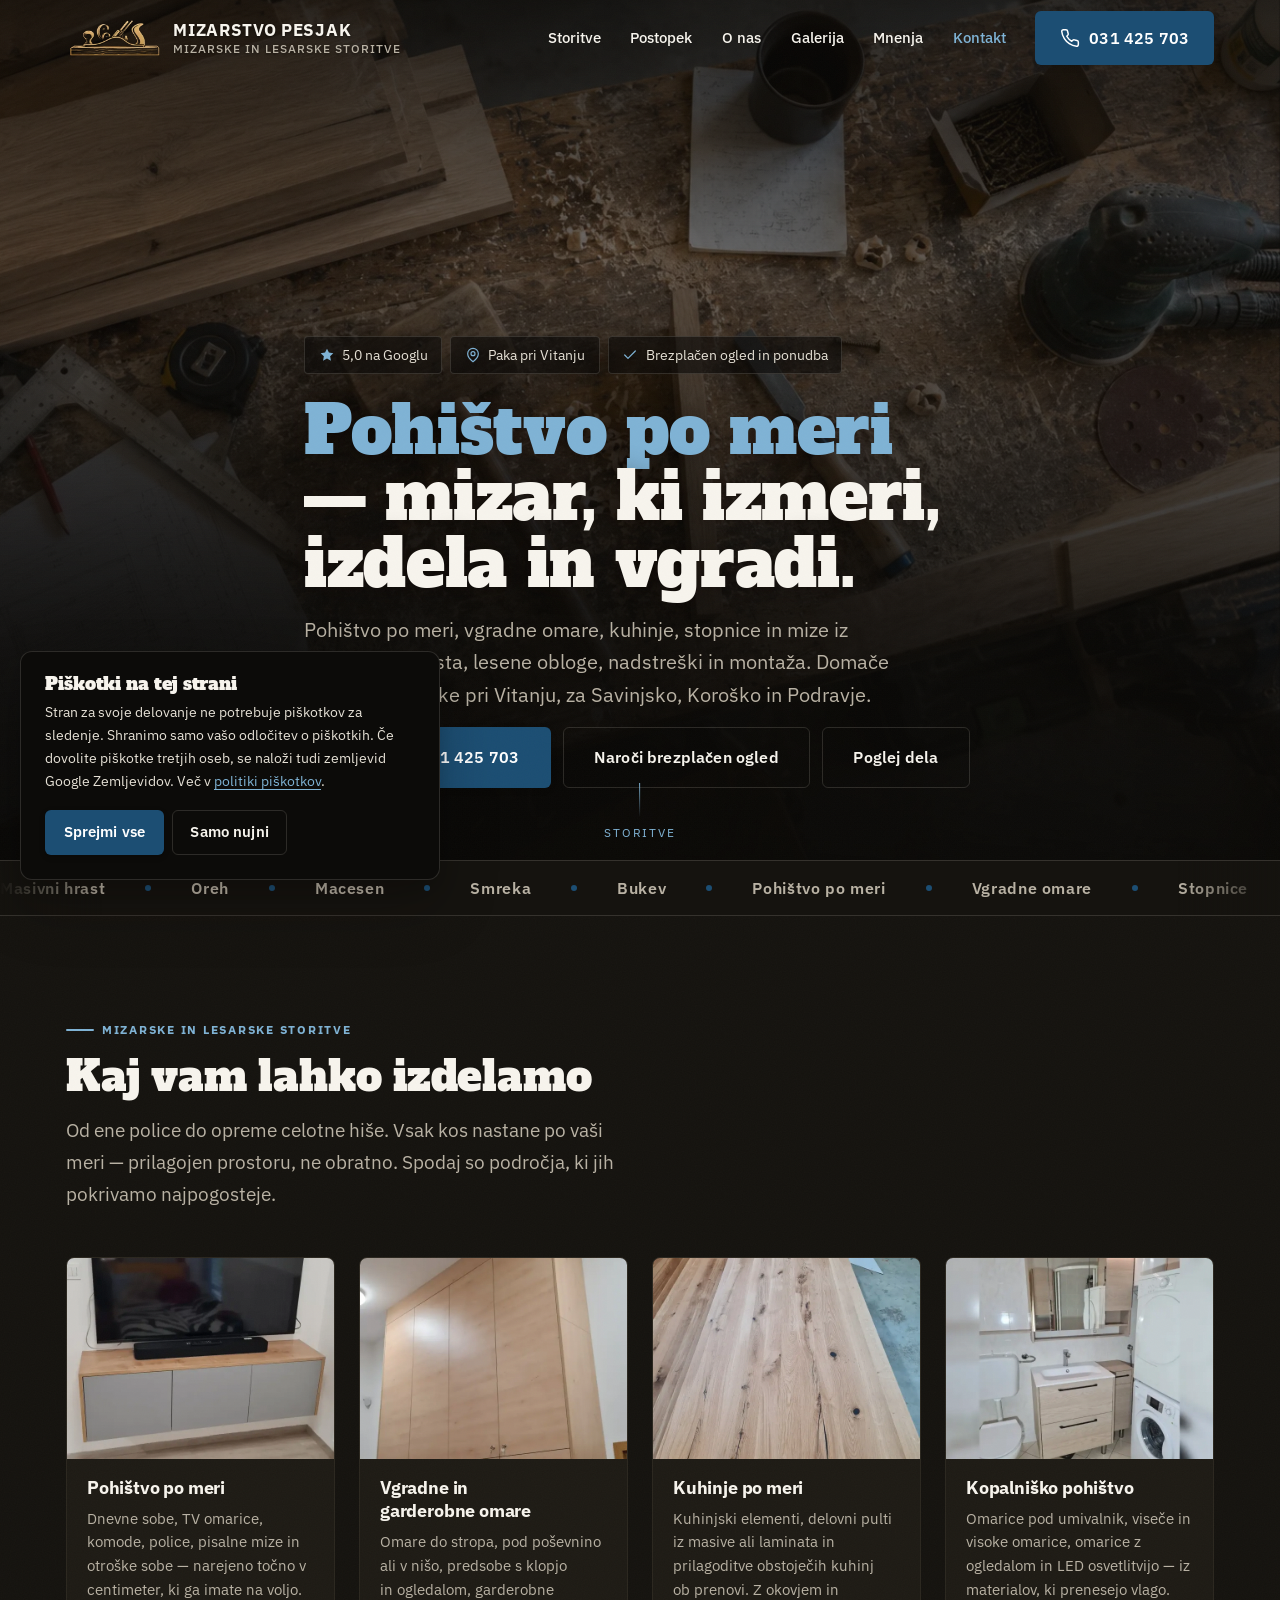
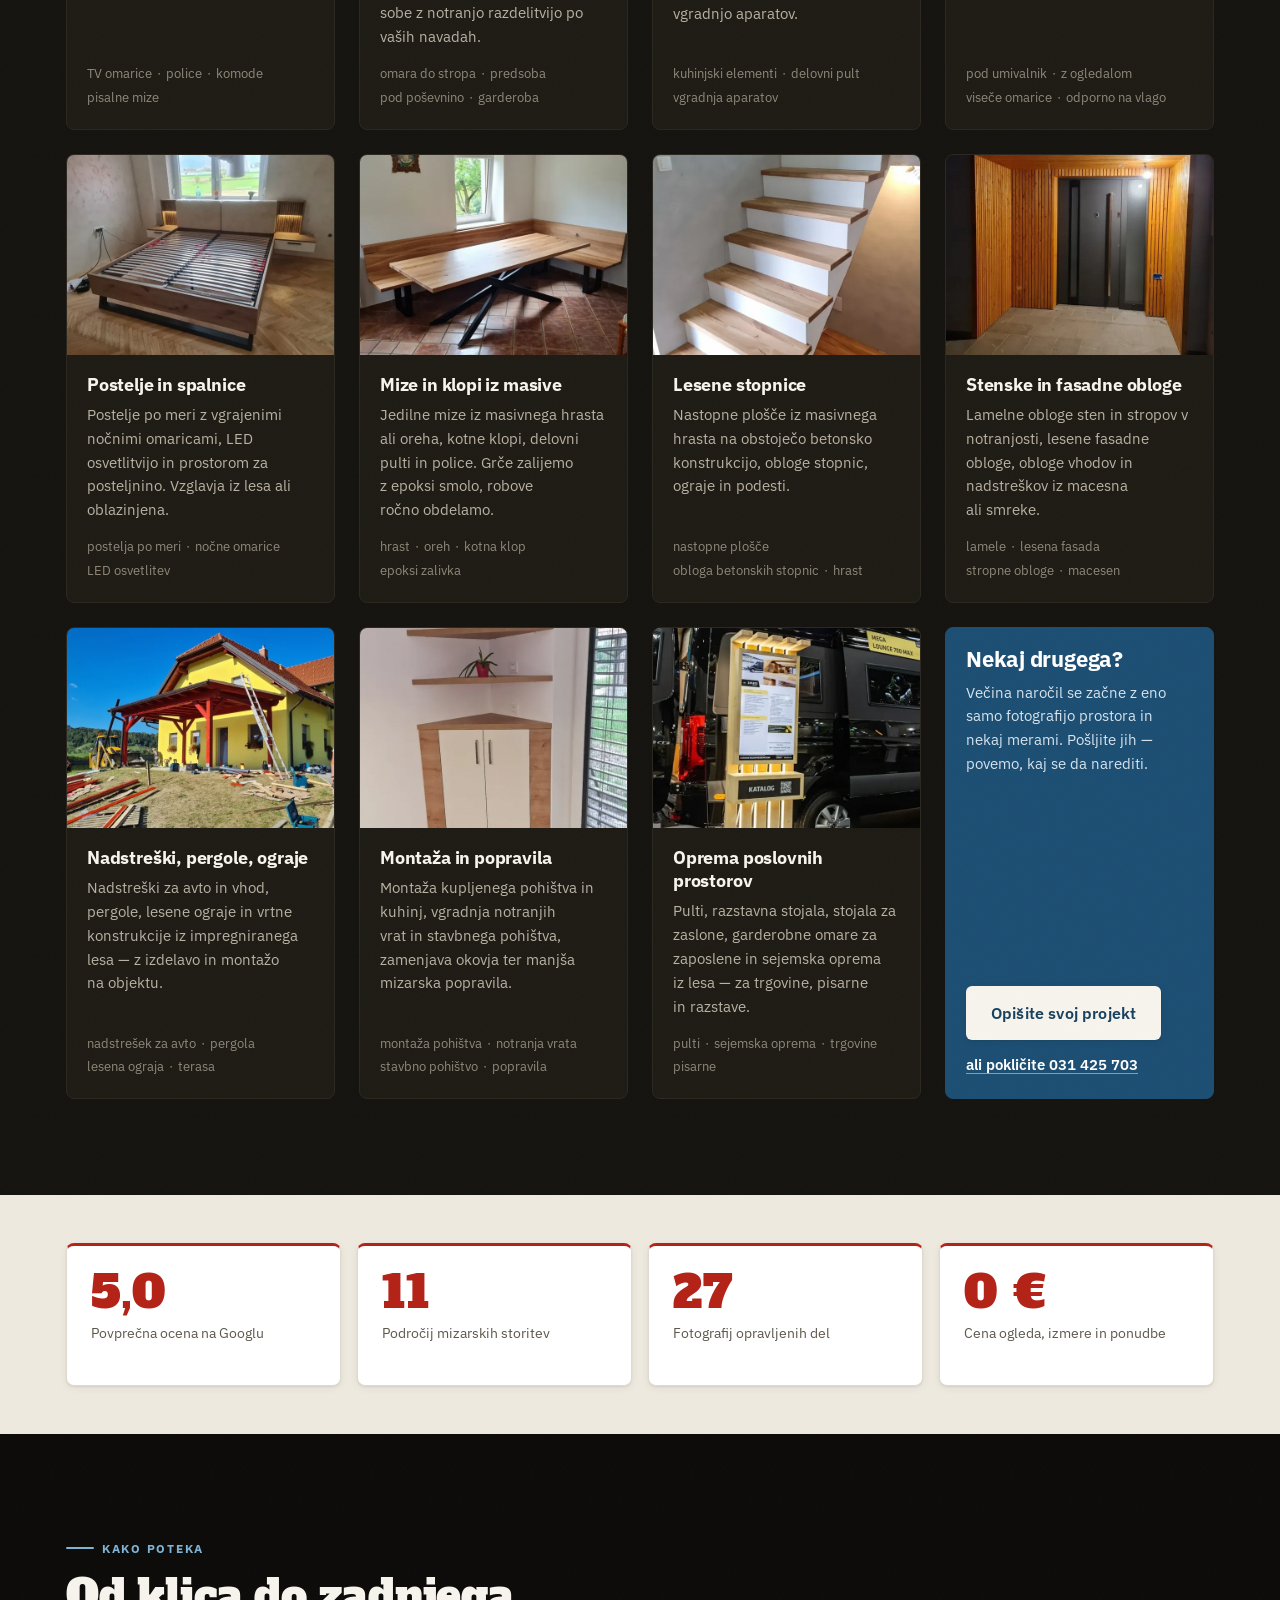
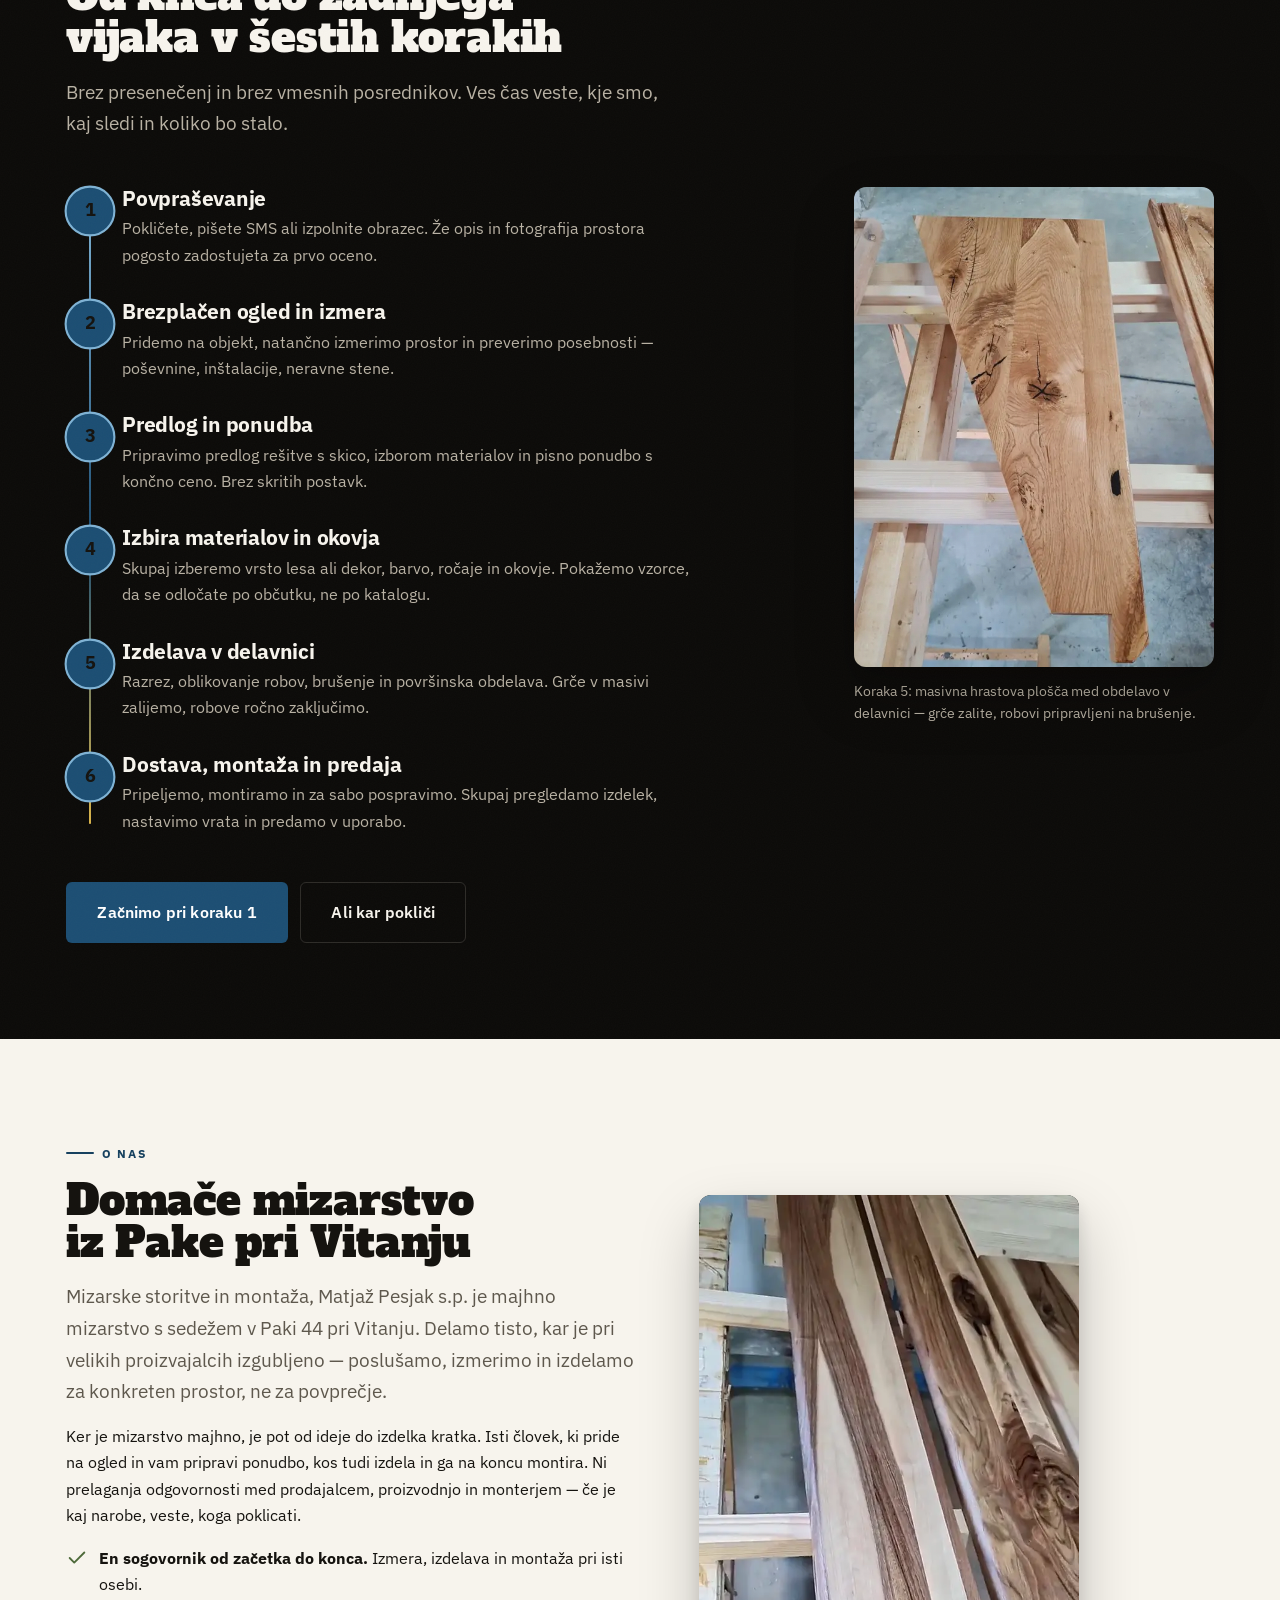
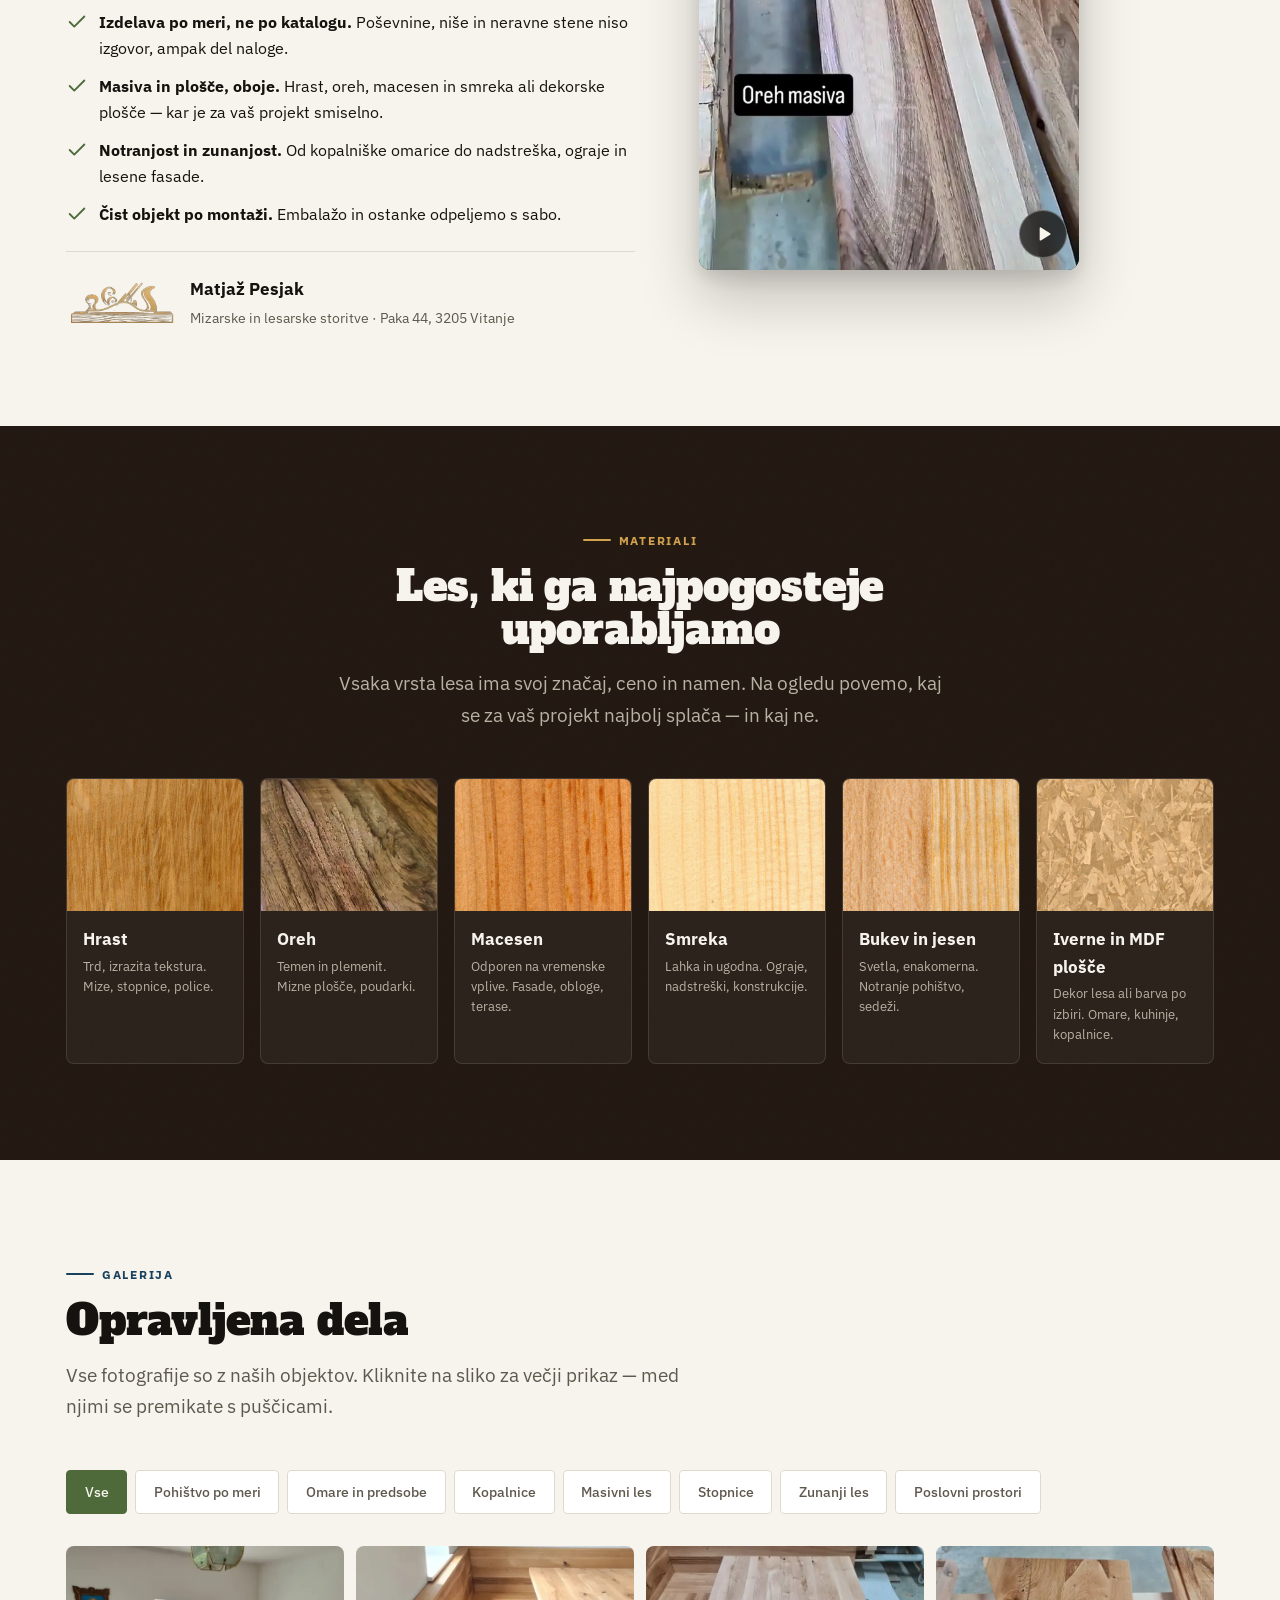
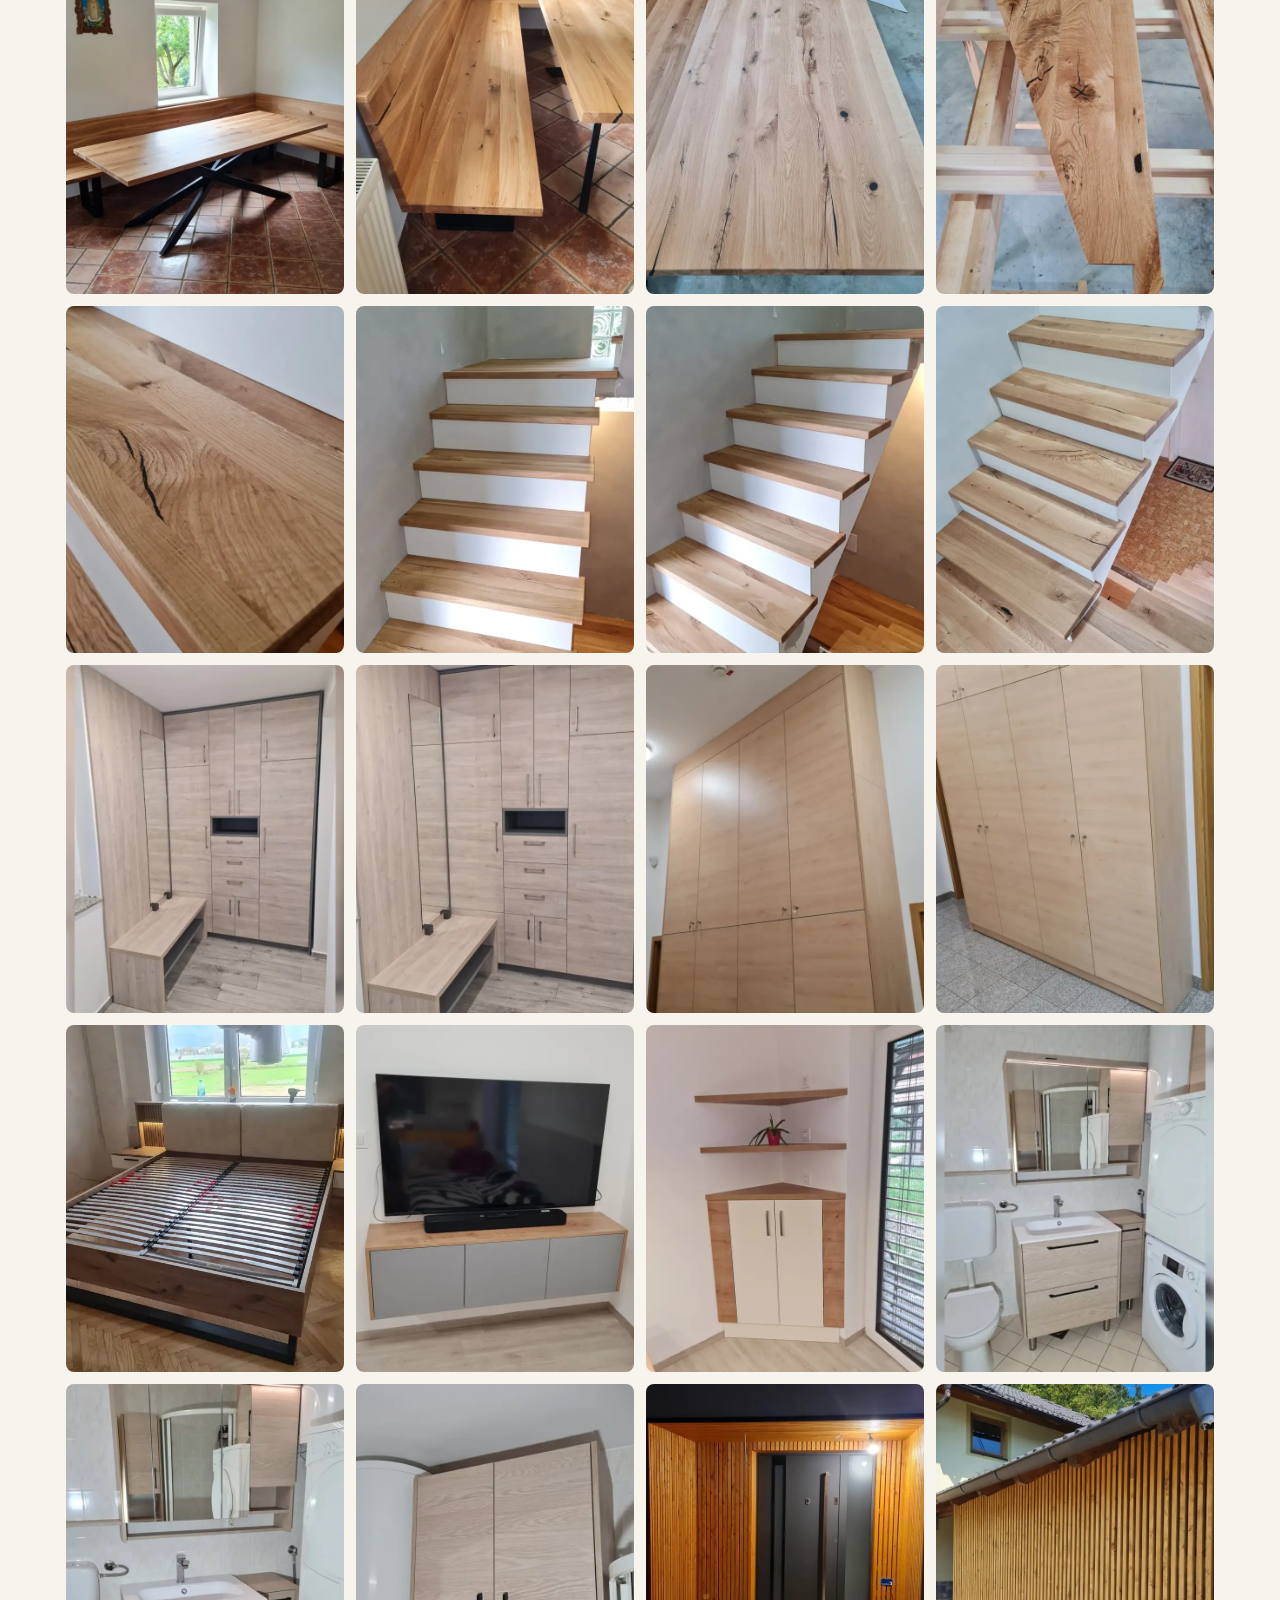
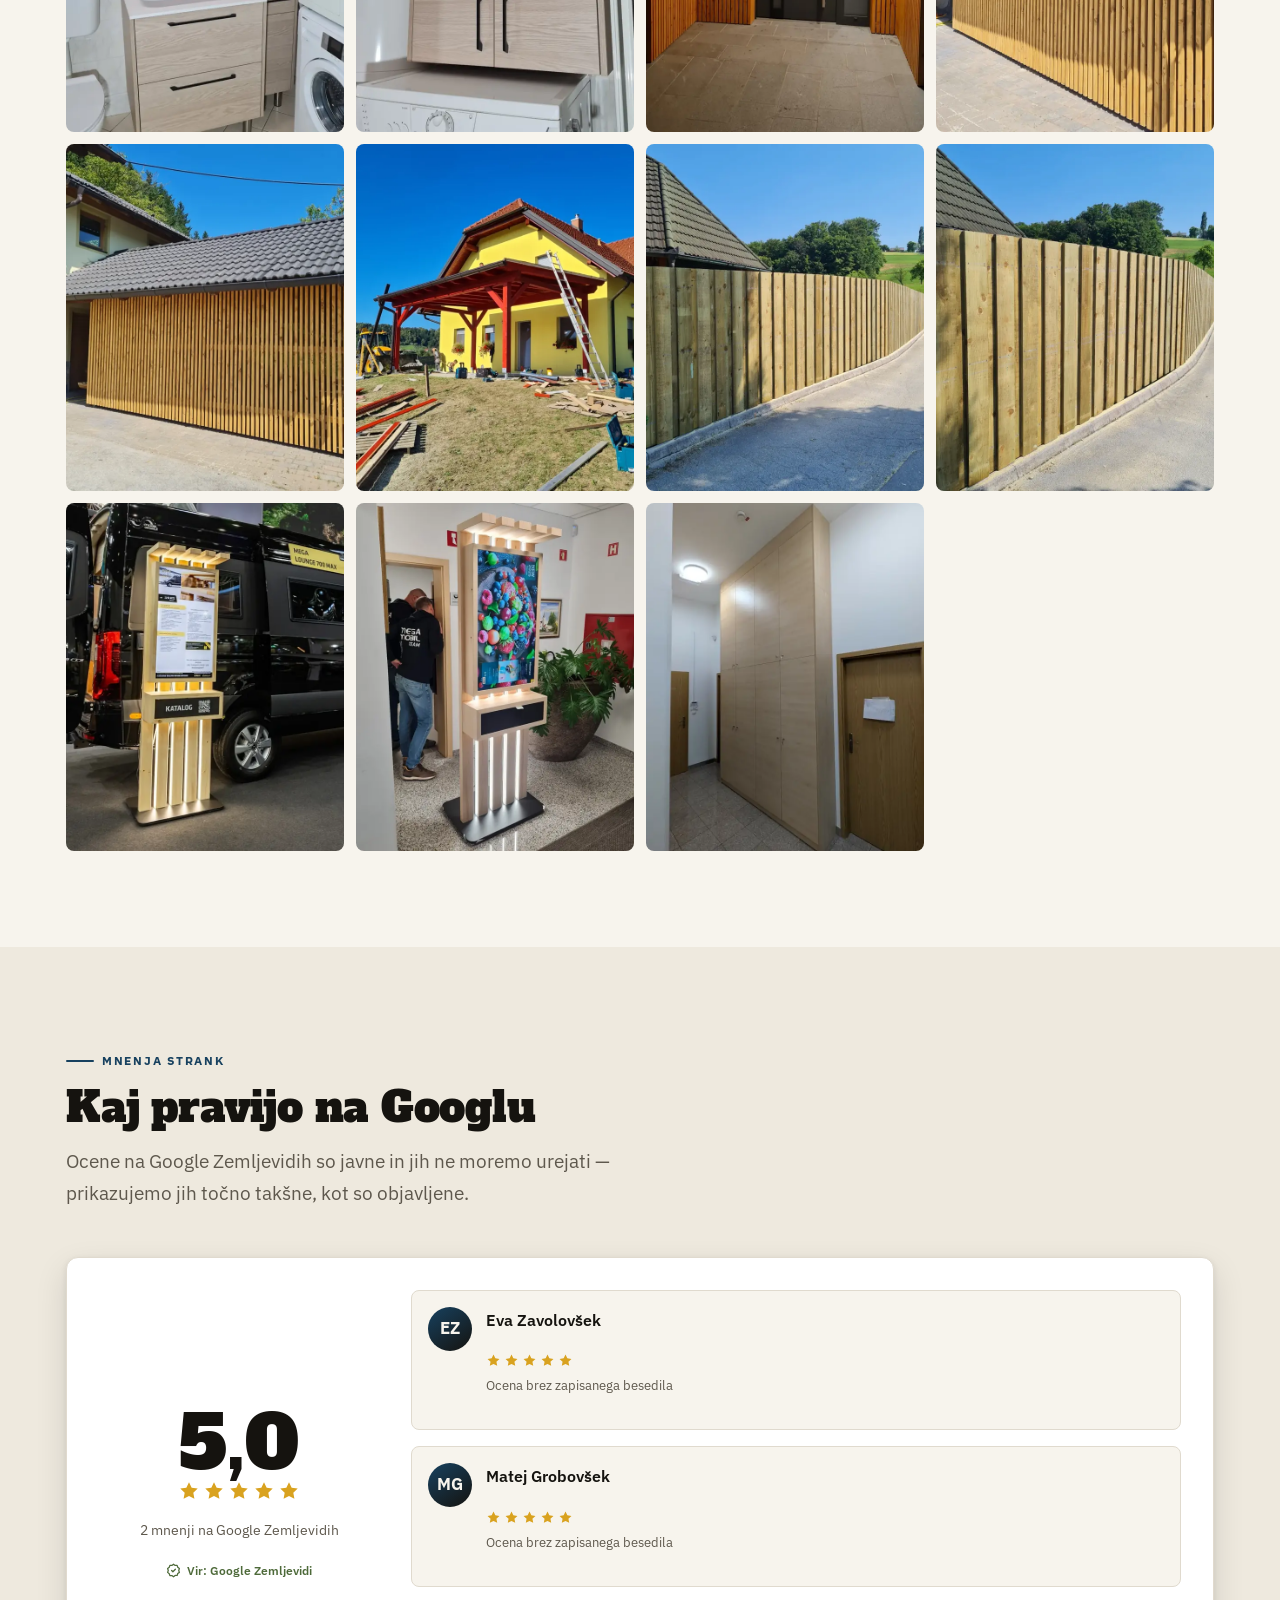
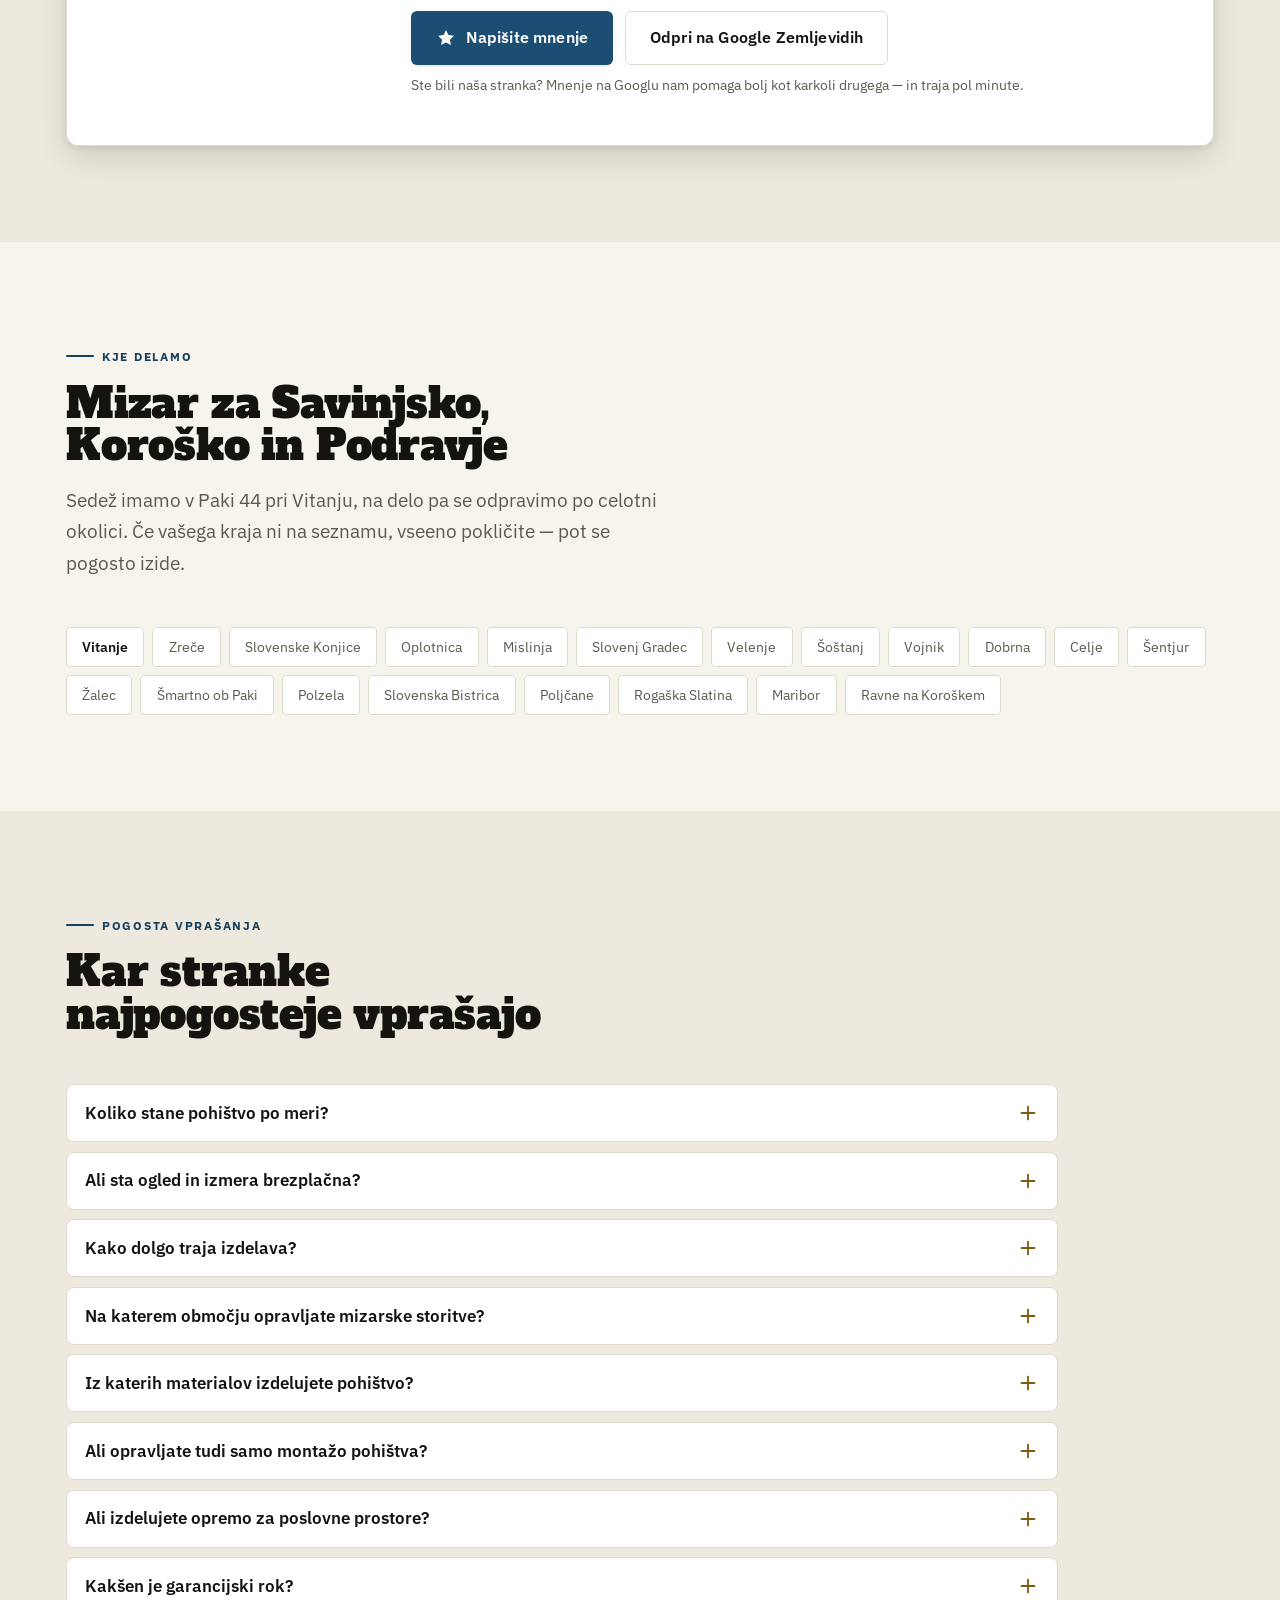
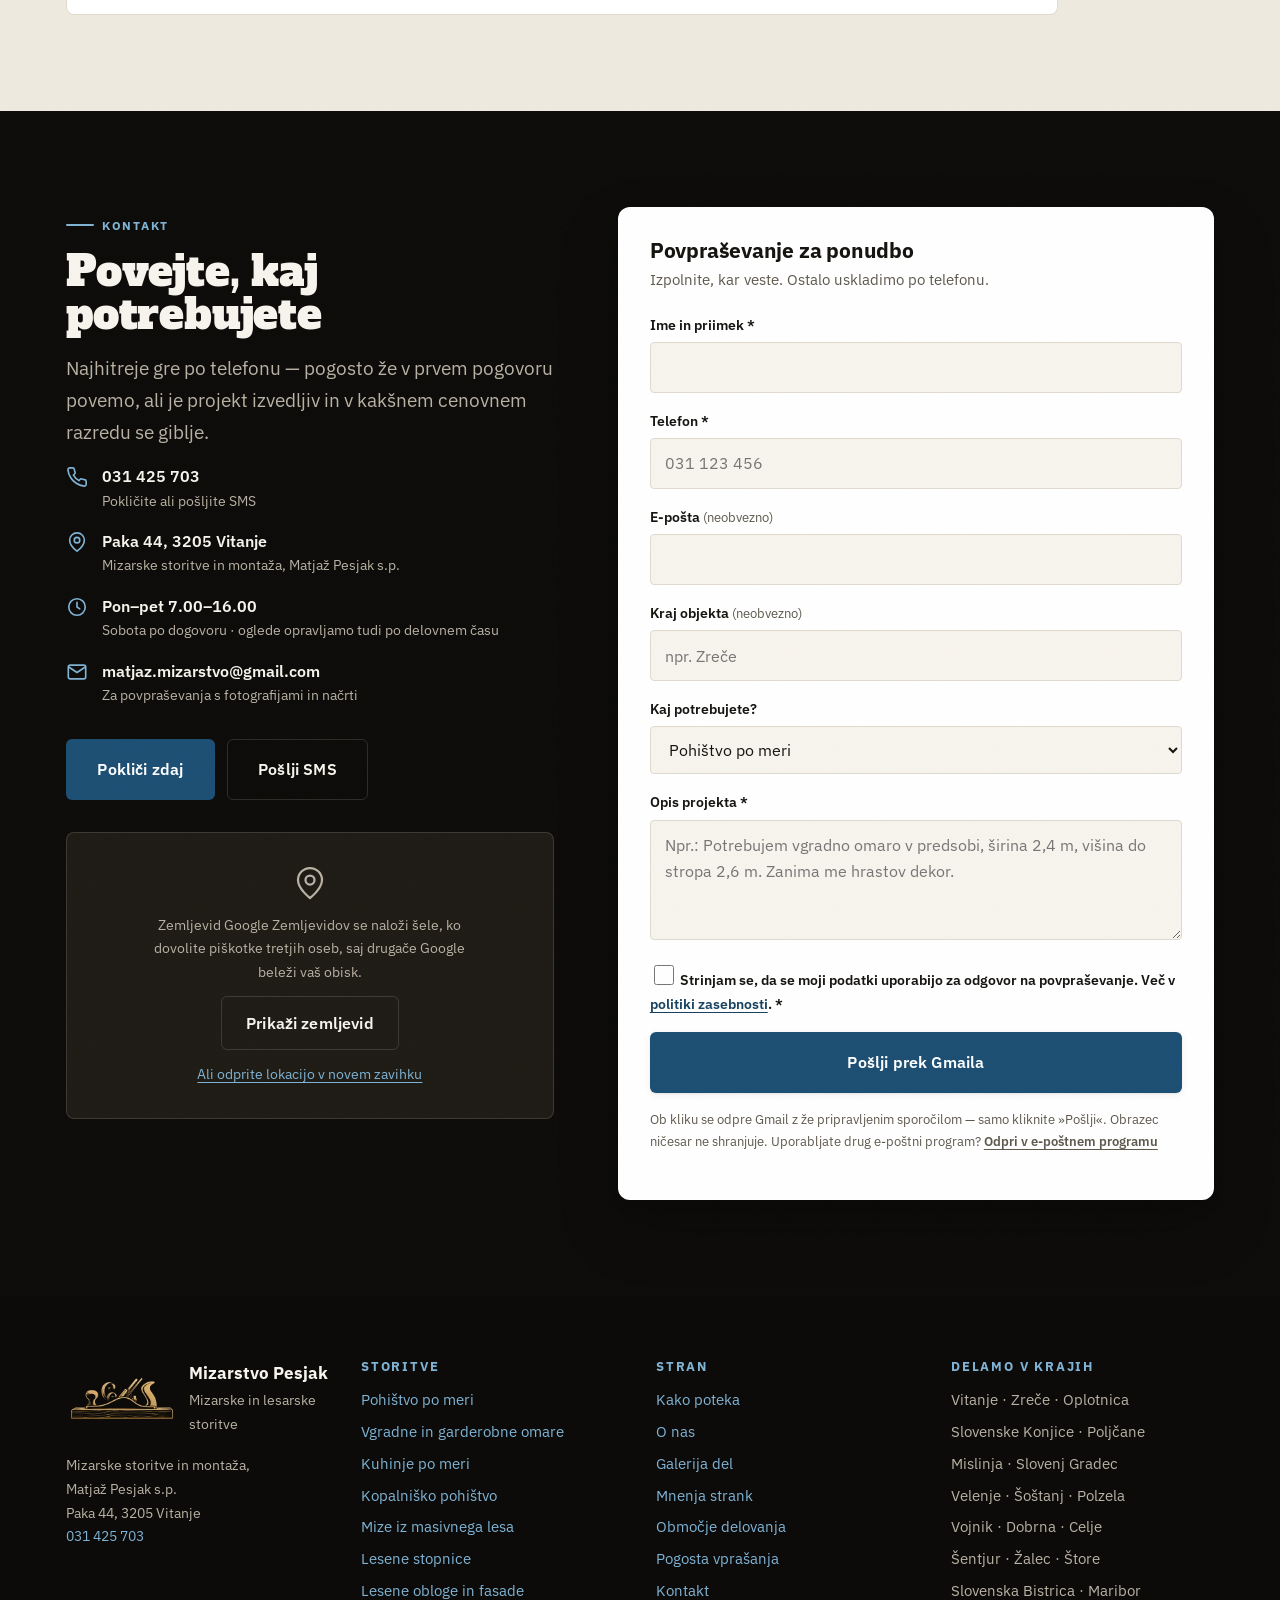
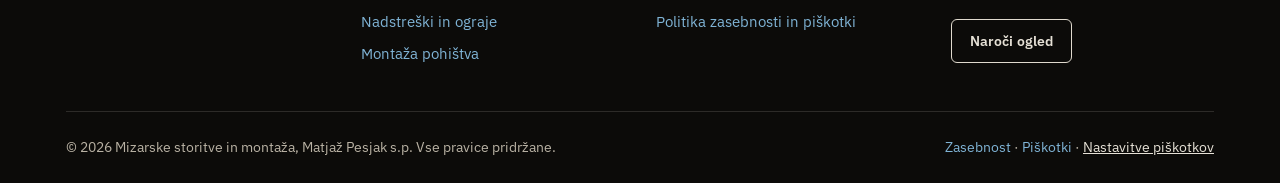
<file: index.html>
<!DOCTYPE html>
<html lang="sl">
<head>
<meta charset="utf-8">
<meta name="viewport" content="width=device-width, initial-scale=1, viewport-fit=cover">

<!-- ====================================================================
     DEPLOY STEP: pred objavo zamenjaj vse pojavitve
     https://www.mizarstvo-pesjak.si  s pravo domeno (tudi v sitemap.xml,
     robots.txt in zasebnost.html).
     ==================================================================== -->
<title>Mizar Vitanje – pohištvo po meri | Mizarstvo Pesjak s.p.</title>
<meta name="description" content="Mizarstvo Matjaž Pesjak s.p. iz Pake pri Vitanju: pohištvo po meri, vgradne in garderobne omare, kuhinje, kopalniško pohištvo, stopnice, mize iz masivnega hrasta, lesene obloge, nadstreški in montaža. Brezplačen ogled in ponudba. ☎ 031 425 703.">
<meta name="keywords" content="mizar, mizarstvo, mizarske storitve, pohištvo po meri, vgradne omare po meri, garderobna omara, predsoba po meri, kopalniško pohištvo po meri, stopnice iz masivnega lesa, jedilna miza hrast masiva, kotna klop, lesene obloge, lamelna obloga, lesena fasada, nadstrešek iz lesa, lesena ograja, montaža pohištva, mizar Vitanje, mizar Slovenske Konjice, mizar Zreče, mizar Velenje, mizar Celje, mizar Slovenj Gradec">
<link rel="canonical" href="https://www.mizarstvo-pesjak.si/">
<meta name="robots" content="index, follow, max-image-preview:large, max-snippet:-1">
<meta name="author" content="Mizarske storitve in montaža, Matjaž Pesjak s.p.">
<meta name="geo.region" content="SI">
<meta name="geo.placename" content="Vitanje">
<meta name="geo.position" content="46.4161242;15.2695052">
<meta name="ICBM" content="46.4161242, 15.2695052">
<meta name="theme-color" content="#0C0B09">
<meta name="format-detection" content="telephone=yes">
<meta name="referrer" content="strict-origin-when-cross-origin">

<!-- Odprti graf / družbena omrežja -->
<meta property="og:type" content="website">
<meta property="og:locale" content="sl_SI">
<meta property="og:site_name" content="Mizarske storitve in montaža, Matjaž Pesjak s.p.">
<meta property="og:title" content="Mizar Vitanje | Pohištvo po meri in mizarske storitve – Matjaž Pesjak s.p.">
<meta property="og:description" content="Pohištvo po meri, vgradne omare, stopnice in mize iz masivnega hrasta, lesene obloge in nadstreški. Domače mizarstvo iz Pake pri Vitanju. Ocena 5,0 na Googlu.">
<meta property="og:url" content="https://www.mizarstvo-pesjak.si/">
<meta property="og:image" content="https://www.mizarstvo-pesjak.si/assets/img/og-mizarstvo-pesjak.jpg">
<meta property="og:image:width" content="1200">
<meta property="og:image:height" content="630">
<meta property="og:image:alt" content="Mizarska delovna miza z orodjem in hrastovimi deskami – Matjaž Pesjak s.p.">
<meta name="twitter:card" content="summary_large_image">

<!-- Ikone -->
<link rel="icon" href="assets/favicon-48.png" sizes="48x48">
<link rel="apple-touch-icon" href="assets/img/apple-touch-icon.png">
<link rel="manifest" href="site.webmanifest">

<!-- Pisave: Fraunces (naslovi, topel "ročno izrezljan" značaj) + Inter (besedilo) -->
<link rel="preconnect" href="https://fonts.googleapis.com">
<link rel="preconnect" href="https://fonts.gstatic.com" crossorigin>
<!-- Prednaloži točno tisto različico hero slike, ki jo izbere srcset -->
<link rel="preload" as="image" href="assets/img/hero-mizarska-miza-1100.webp"
      imagesrcset="assets/img/hero-mizarska-miza-800.webp 800w,
                   assets/img/hero-mizarska-miza-1100.webp 1100w,
                   assets/img/hero-mizarska-miza-1536.webp 1536w"
      imagesizes="100vw" fetchpriority="high">
<link href="https://fonts.googleapis.com/css2?family=Alfa+Slab+One&family=IBM+Plex+Sans:wght@400;500;600;700&family=Caveat:wght@600&display=swap" rel="stylesheet">
<!-- Označi, da JavaScript teče, in preskoči vstopni zaslon, če je bil
     v tej seji že prikazan. Zapisano v <head>, da ne utripne. -->
<script>(function(){var h=document.documentElement;h.classList.add('js');
try{if(!sessionStorage.getItem('mp-uvod'))h.classList.add('js-intro','pl-wait');}catch(e){h.classList.add('js-intro','pl-wait');}})();</script>
<link rel="stylesheet" href="assets/styles.css">

<!-- Strukturirani podatki za Google (lokalno podjetje, storitve, ocena) -->
<script type="application/ld+json">
{
  "@context": "https://schema.org",
  "@graph": [
    {
      "@type": ["LocalBusiness", "HomeAndConstructionBusiness"],
      "@id": "https://www.mizarstvo-pesjak.si/#podjetje",
      "name": "Mizarske storitve in montaža, Matjaž Pesjak s.p.",
      "alternateName": "Mizarstvo Pesjak",
      "description": "Mizarske in lesarske storitve: pohištvo po meri, vgradne in garderobne omare, kopalniško pohištvo, stopnice in mize iz masivnega lesa, lesene stenske in fasadne obloge, nadstreški, ograje ter montaža pohištva.",
      "url": "https://www.mizarstvo-pesjak.si/",
      "telephone": "+386 31 425 703",
      "image": "https://www.mizarstvo-pesjak.si/assets/img/og-mizarstvo-pesjak.jpg",
      "logo": "https://www.mizarstvo-pesjak.si/assets/img/logo-mizarstvo-512.png",
      "priceRange": "$$",
      "currenciesAccepted": "EUR",
      "address": {
        "@type": "PostalAddress",
        "streetAddress": "Paka 44",
        "addressLocality": "Vitanje",
        "postalCode": "3205",
        "addressCountry": "SI"
      },
      "geo": { "@type": "GeoCoordinates", "latitude": 46.4161242, "longitude": 15.2695052 },
      "hasMap": "https://maps.google.com/?cid=15731232031138961253",
      "openingHoursSpecification": [{
        "@type": "OpeningHoursSpecification",
        "dayOfWeek": ["Monday", "Tuesday", "Wednesday", "Thursday", "Friday"],
        "opens": "07:00",
        "closes": "16:00"
      }],
      "aggregateRating": {
        "@type": "AggregateRating",
        "ratingValue": "5.0",
        "reviewCount": "2",
        "bestRating": "5",
        "worstRating": "1"
      },
      "areaServed": [
        { "@type": "City", "name": "Vitanje" },
        { "@type": "City", "name": "Zreče" },
        { "@type": "City", "name": "Slovenske Konjice" },
        { "@type": "City", "name": "Oplotnica" },
        { "@type": "City", "name": "Mislinja" },
        { "@type": "City", "name": "Slovenj Gradec" },
        { "@type": "City", "name": "Velenje" },
        { "@type": "City", "name": "Šoštanj" },
        { "@type": "City", "name": "Vojnik" },
        { "@type": "City", "name": "Dobrna" },
        { "@type": "City", "name": "Celje" },
        { "@type": "City", "name": "Šentjur" },
        { "@type": "City", "name": "Žalec" },
        { "@type": "City", "name": "Slovenska Bistrica" },
        { "@type": "City", "name": "Maribor" }
      ],
      "knowsLanguage": "sl",
      "hasOfferCatalog": {
        "@type": "OfferCatalog",
        "name": "Mizarske storitve",
        "itemListElement": [
          { "@type": "Offer", "itemOffered": { "@type": "Service", "name": "Pohištvo po meri" } },
          { "@type": "Offer", "itemOffered": { "@type": "Service", "name": "Vgradne in garderobne omare po meri" } },
          { "@type": "Offer", "itemOffered": { "@type": "Service", "name": "Kuhinje po meri" } },
          { "@type": "Offer", "itemOffered": { "@type": "Service", "name": "Kopalniško pohištvo po meri" } },
          { "@type": "Offer", "itemOffered": { "@type": "Service", "name": "Postelje in spalnice po meri" } },
          { "@type": "Offer", "itemOffered": { "@type": "Service", "name": "Mize in klopi iz masivnega lesa" } },
          { "@type": "Offer", "itemOffered": { "@type": "Service", "name": "Lesene stopnice po meri" } },
          { "@type": "Offer", "itemOffered": { "@type": "Service", "name": "Lesene stenske in fasadne obloge" } },
          { "@type": "Offer", "itemOffered": { "@type": "Service", "name": "Nadstreški, pergole in lesene ograje" } },
          { "@type": "Offer", "itemOffered": { "@type": "Service", "name": "Montaža pohištva in stavbnega pohištva" } },
          { "@type": "Offer", "itemOffered": { "@type": "Service", "name": "Oprema poslovnih prostorov in sejemskih predstavitev" } }
        ]
      }
    },
    {
      "@type": "WebSite",
      "@id": "https://www.mizarstvo-pesjak.si/#spletnamesto",
      "url": "https://www.mizarstvo-pesjak.si/",
      "name": "Mizarstvo Matjaž Pesjak s.p.",
      "inLanguage": "sl-SI",
      "publisher": { "@id": "https://www.mizarstvo-pesjak.si/#podjetje" }
    },
    {
      "@type": "FAQPage",
      "@id": "https://www.mizarstvo-pesjak.si/#faq",
      "mainEntity": [
        {
          "@type": "Question",
          "name": "Koliko stane pohištvo po meri?",
          "acceptedAnswer": { "@type": "Answer", "text": "Cena je odvisna od velikosti, izbranega materiala, okovja in zahtevnosti izdelave. Masivni hrast je dražji od ivernih plošč z dekorjem, vgradna omara v poševni steni pa zahteva več dela kot ravna stena. Po brezplačnem ogledu in izmeri prejmete pisno ponudbo s končno ceno brez skritih stroškov." }
        },
        {
          "@type": "Question",
          "name": "Ali je ogled in izmera na objektu brezplačna?",
          "acceptedAnswer": { "@type": "Answer", "text": "Da. Prvi ogled, izmera in priprava ponudbe so brezplačni in vas k ničemer ne zavezujejo. Pokličite na 031 425 703 in se dogovorimo za termin." }
        },
        {
          "@type": "Question",
          "name": "Kako dolgo traja izdelava pohištva po meri?",
          "acceptedAnswer": { "@type": "Answer", "text": "Za manjše izdelke, kot so kopalniška omarica ali police, je izdelava običajno vprašanje nekaj dni do enega tedna po potrditvi ponudbe. Večji projekti, na primer garderobne omare, stopnice ali oprema celotnega stanovanja, zahtevajo več tednov. Točen rok dobite zapisan v ponudbi." }
        },
        {
          "@type": "Question",
          "name": "Na katerem območju opravljate mizarske storitve?",
          "acceptedAnswer": { "@type": "Answer", "text": "Sedež je v Paki 44 pri Vitanju, delamo pa po celotni Savinjski, Koroški in Podravski regiji – Vitanje, Zreče, Slovenske Konjice, Oplotnica, Mislinja, Slovenj Gradec, Velenje, Šoštanj, Vojnik, Dobrna, Celje, Šentjur, Žalec, Slovenska Bistrica in Maribor. Za večje projekte se dogovorimo tudi širše." }
        },
        {
          "@type": "Question",
          "name": "Iz katerih materialov izdelujete pohištvo?",
          "acceptedAnswer": { "@type": "Answer", "text": "Delamo z masivnim hrastom, orehom, macesnom, smreko, bukvijo in jesenom, prav tako z ivernimi in MDF ploščami v dekorju lesa ali barvi po izbiri. Za zunanje obloge, nadstreške in ograje uporabljamo impregniran ali termično obdelan les." }
        },
        {
          "@type": "Question",
          "name": "Ali opravljate tudi samo montažo pohištva?",
          "acceptedAnswer": { "@type": "Answer", "text": "Da. Poleg lastne izdelave prevzamemo tudi montažo kupljenega pohištva, kuhinj, notranjih vrat in stavbnega pohištva ter manjša mizarska popravila." }
        },
        {
          "@type": "Question",
          "name": "Ali izdelujete tudi opremo za poslovne prostore?",
          "acceptedAnswer": { "@type": "Answer", "text": "Da. Izdelujemo pulte, razstavne stojnice, stojala za zaslone, garderobne omare za zaposlene in drugo opremo za trgovine, pisarne in sejemske predstavitve." }
        },
        {
          "@type": "Question",
          "name": "Kakšen je garancijski rok?",
          "acceptedAnswer": { "@type": "Answer", "text": "Za izdelavo in montažo velja zakonsko določena garancija, za vgrajeno okovje pa garancija proizvajalca. Natančni pogoji so zapisani na ponudbi oziroma računu." }
        }
      ]
    }
  ]
}
</script>
</head>

<body>


<!-- Vstopni zaslon: znak se izriše, nato se zaslon dvigne. Samo prvič v seji. -->
<div class="preloader" id="preloader" aria-hidden="true">
  <img class="preloader__logo logo-reveal" id="preloader-logo"
       src="assets/img/logo-mizarstvo-840.webp"
       srcset="assets/img/logo-mizarstvo-480.webp 480w, assets/img/logo-mizarstvo-840.webp 840w"
       sizes="(max-width: 600px) 80vw, 420px" width="840" height="521" alt="">
  <p class="preloader__name">Matjaž Pesjak s.p.</p>
  <p class="preloader__sub">Paka pri Vitanju</p>
  <div class="preloader__bar"><i></i></div>
</div>
<a class="skip-link" href="#vsebina">Preskoči na vsebino</a>

<!-- =====================================================================
     GLAVA
     ===================================================================== -->
<header class="header" id="header">
  <div class="container header__inner">
    <a class="brand" href="#vrh" aria-label="Mizarstvo Matjaž Pesjak s.p. – na vrh strani">
      <img class="brand__mark" src="assets/img/logo-emblem-320.webp"
           srcset="assets/img/logo-emblem-160.webp 160w, assets/img/logo-emblem-320.webp 320w"
           sizes="96px" width="96" height="43" alt="Logotip Mizarstvo Matjaž Pesjak s.p. – oblič na leseni deski">
      <span class="brand__text">
        <span class="brand__name">Mizarstvo Pesjak</span>
        <span class="brand__sub">Mizarske in lesarske storitve</span>
      </span>
    </a>

    <nav class="nav" aria-label="Glavna navigacija">
      <ul class="nav__list">
        <li><a class="nav__link" href="#storitve">Storitve</a></li>
        <li><a class="nav__link" href="#postopek">Postopek</a></li>
        <li><a class="nav__link" href="#o-nas">O nas</a></li>
        <li><a class="nav__link" href="#galerija">Galerija</a></li>
        <li><a class="nav__link" href="#mnenja">Mnenja</a></li>
        <li><a class="nav__link" href="#kontakt">Kontakt</a></li>
      </ul>
    </nav>

    <a class="btn btn--primary header__cta" href="tel:+38631425703">
      <svg viewBox="0 0 24 24" fill="none" stroke="currentColor" stroke-width="1.8" stroke-linecap="round" stroke-linejoin="round" aria-hidden="true"><path d="M22 16.9v3a2 2 0 0 1-2.2 2 19.8 19.8 0 0 1-8.6-3.1 19.5 19.5 0 0 1-6-6A19.8 19.8 0 0 1 2.1 4.2 2 2 0 0 1 4.1 2h3a2 2 0 0 1 2 1.7c.1 1 .4 2 .7 2.9a2 2 0 0 1-.5 2.1L8.1 9.9a16 16 0 0 0 6 6l1.2-1.2a2 2 0 0 1 2.1-.5c.9.3 1.9.6 2.9.7a2 2 0 0 1 1.7 2z"/></svg>
      031 425 703
    </a>

    <button class="burger" id="burger" type="button" aria-expanded="false" aria-controls="drawer" aria-label="Odpri meni">
      <span></span><span></span><span></span>
    </button>
  </div>
</header>

<!-- Mobilni predal -->
<div class="drawer" id="drawer" hidden>
  <a href="#storitve">Storitve <span>11 področij</span></a>
  <a href="#postopek">Postopek <span>6 korakov</span></a>
  <a href="#o-nas">O nas <span>Paka pri Vitanju</span></a>
  <a href="#galerija">Galerija <span>27 fotografij</span></a>
  <a href="#mnenja">Mnenja <span>5,0 na Googlu</span></a>
  <a href="#obmocje">Kje delamo</a>
  <a href="#vprasanja">Pogosta vprašanja</a>
  <a href="#kontakt">Kontakt</a>
  <a class="btn btn--primary btn--lg" href="tel:+38631425703">
    <svg viewBox="0 0 24 24" fill="none" stroke="currentColor" stroke-width="1.8" stroke-linecap="round" stroke-linejoin="round" aria-hidden="true"><path d="M22 16.9v3a2 2 0 0 1-2.2 2 19.8 19.8 0 0 1-8.6-3.1 19.5 19.5 0 0 1-6-6A19.8 19.8 0 0 1 2.1 4.2 2 2 0 0 1 4.1 2h3a2 2 0 0 1 2 1.7c.1 1 .4 2 .7 2.9a2 2 0 0 1-.5 2.1L8.1 9.9a16 16 0 0 0 6 6l1.2-1.2a2 2 0 0 1 2.1-.5c.9.3 1.9.6 2.9.7a2 2 0 0 1 1.7 2z"/></svg>
    Pokliči 031 425 703
  </a>
  <p class="drawer__contact">Paka 44, 3205 Vitanje &middot; pon–pet 7.00–16.00</p>
</div>

<main id="vsebina">

<!-- =====================================================================
     HERO
     ===================================================================== -->
<section class="hero grain on-dark" id="vrh">
  <div class="hero__media" data-parallax="0.12">
    <img src="assets/img/hero-mizarska-miza-1536.webp"
         srcset="assets/img/hero-mizarska-miza-800.webp 800w,
                 assets/img/hero-mizarska-miza-1100.webp 1100w,
                 assets/img/hero-mizarska-miza-1536.webp 1536w"
         sizes="100vw" width="1536" height="1024" fetchpriority="high" decoding="async"
         alt="Mizarska delovna miza od zgoraj: hrastove deske, leseno kladivo, dleto, kotnik, meter in tehnična skica">
  </div>
  <div class="hero__scrim" aria-hidden="true"></div>

  <div class="container hero__inner">
    <ul class="hero__chips" data-enter="1">
      <li>
        <svg viewBox="0 0 24 24" fill="currentColor" aria-hidden="true"><path d="M12 2.5l2.9 5.9 6.6 1-4.8 4.6 1.2 6.5L12 17.4 6.1 20.5l1.2-6.5L2.5 9.4l6.6-1z"/></svg>
        5,0 na Googlu
      </li>
      <li>
        <svg viewBox="0 0 24 24" fill="none" stroke="currentColor" stroke-width="1.8" stroke-linecap="round" stroke-linejoin="round" aria-hidden="true"><path d="M20 10c0 6-8 12-8 12S4 16 4 10a8 8 0 1 1 16 0z"/><circle cx="12" cy="10" r="3"/></svg>
        Paka pri Vitanju
      </li>
      <li>
        <svg viewBox="0 0 24 24" fill="none" stroke="currentColor" stroke-width="1.8" stroke-linecap="round" stroke-linejoin="round" aria-hidden="true"><path d="M20 6L9 17l-5-5"/></svg>
        Brezplačen ogled in ponudba
      </li>
    </ul>

    <h1 data-enter="2"><em>Pohištvo po meri</em> — mizar, ki izmeri, izdela in vgradi.</h1>

    <p class="lead hero__lead" data-enter="3">
      Pohištvo po meri, vgradne omare, kuhinje, stopnice in mize iz masivnega hrasta,
      lesene obloge, nadstreški in montaža. Domače mizarstvo iz Pake pri Vitanju,
      za Savinjsko, Koroško in Podravje.
    </p>

    <div class="btn-row" data-enter="4">
      <a class="btn btn--primary btn--lg" href="tel:+38631425703">
        <svg viewBox="0 0 24 24" fill="none" stroke="currentColor" stroke-width="1.8" stroke-linecap="round" stroke-linejoin="round" aria-hidden="true"><path d="M22 16.9v3a2 2 0 0 1-2.2 2 19.8 19.8 0 0 1-8.6-3.1 19.5 19.5 0 0 1-6-6A19.8 19.8 0 0 1 2.1 4.2 2 2 0 0 1 4.1 2h3a2 2 0 0 1 2 1.7c.1 1 .4 2 .7 2.9a2 2 0 0 1-.5 2.1L8.1 9.9a16 16 0 0 0 6 6l1.2-1.2a2 2 0 0 1 2.1-.5c.9.3 1.9.6 2.9.7a2 2 0 0 1 1.7 2z"/></svg>
        Pokliči 031 425 703
      </a>
      <a class="btn btn--ghost btn--lg" href="#kontakt">Naroči brezplačen ogled</a>
      <a class="btn btn--ghost btn--lg" href="#galerija">Poglej dela</a>
    </div>
  </div>

  <a class="hero__scroll" href="#storitve" aria-label="Poglej storitve">
    <span class="line" aria-hidden="true"></span>
    Storitve
  </a>
</section>

<!-- Trak z materiali in ključnimi storitvami -->
<div class="marquee" aria-hidden="true">
  <div class="marquee__track" id="marquee-track">
    <span>Masivni hrast</span><span>Oreh</span><span>Macesen</span><span>Smreka</span><span>Bukev</span>
    <span>Pohištvo po meri</span><span>Vgradne omare</span><span>Stopnice</span><span>Lesene obloge</span>
    <span>Nadstreški</span><span>Montaža</span>
  </div>
</div>
<p class="sr-only">Delamo z masivnim hrastom, orehom, macesnom, smreko in bukvijo. Izdelujemo pohištvo po meri, vgradne omare, stopnice, lesene obloge in nadstreške ter opravljamo montažo.</p>

<!-- =====================================================================
     STORITVE
     ===================================================================== -->
<section class="section section--ink grain" id="storitve" aria-labelledby="storitve-naslov">
  <div class="container">
    <div class="section-head reveal">
      <p class="eyebrow">Mizarske in lesarske storitve</p>
      <h2 id="storitve-naslov">Kaj vam lahko izdelamo</h2>
      <p class="lead">
        Od ene police do opreme celotne hiše. Vsak kos nastane po vaši meri —
        prilagojen prostoru, ne obratno. Spodaj so področja, ki jih pokrivamo najpogosteje.
      </p>
    </div>

    <div class="cards reveal stagger">

      <article class="card">
        <div class="card__media"><img src="assets/img/storitev-pohistvo-po-meri-640.webp" width="640" height="480" loading="lazy" decoding="async" alt="Viseča TV omarica po meri s sivimi frontami in hrastovim pokrovom"></div>
        <div class="card__body">
          <h3>Pohištvo po meri</h3>
          <p>Dnevne sobe, TV omarice, komode, police, pisalne mize in otroške sobe — narejeno točno v centimeter, ki ga imate na voljo.</p>
          <ul class="card__tags"><li>TV omarice</li><li>police</li><li>komode</li><li>pisalne mize</li></ul>
        </div>
      </article>

      <article class="card">
        <div class="card__media"><img src="assets/img/storitev-vgradne-omare-640.webp" width="640" height="480" loading="lazy" decoding="async" alt="Vgradna omara do stropa, prilagojena poševnini, v dekorju svetlega hrasta"></div>
        <div class="card__body">
          <h3>Vgradne in garderobne omare</h3>
          <p>Omare do stropa, pod poševnino ali v nišo, predsobe s klopjo in ogledalom, garderobne sobe z notranjo razdelitvijo po vaših navadah.</p>
          <ul class="card__tags"><li>omara do stropa</li><li>predsoba</li><li>pod poševnino</li><li>garderoba</li></ul>
        </div>
      </article>

      <article class="card">
        <div class="card__media"><img src="assets/img/storitev-kuhinje-delovni-pult-640.webp" width="640" height="480" loading="lazy" decoding="async" alt="Masivna hrastova plošča z grčami v delavnici, pripravljena za delovni pult"></div>
        <div class="card__body">
          <h3>Kuhinje po meri</h3>
          <p>Kuhinjski elementi, delovni pulti iz masive ali laminata in prilagoditve obstoječih kuhinj ob prenovi. Z okovjem in vgradnjo aparatov.</p>
          <ul class="card__tags"><li>kuhinjski elementi</li><li>delovni pult</li><li>vgradnja aparatov</li></ul>
        </div>
      </article>

      <article class="card">
        <div class="card__media"><img src="assets/img/storitev-kopalnisko-pohistvo-640.webp" width="640" height="480" loading="lazy" decoding="async" alt="Kopalniška omarica pod umivalnik in omarica z ogledalom po meri"></div>
        <div class="card__body">
          <h3>Kopalniško pohištvo</h3>
          <p>Omarice pod umivalnik, viseče in visoke omarice, omarice z ogledalom in LED osvetlitvijo — iz materialov, ki prenesejo vlago.</p>
          <ul class="card__tags"><li>pod umivalnik</li><li>z ogledalom</li><li>viseče omarice</li><li>odporno na vlago</li></ul>
        </div>
      </article>

      <article class="card">
        <div class="card__media"><img src="assets/img/storitev-postelje-640.webp" width="640" height="480" loading="lazy" decoding="async" alt="Postelja po meri z vgrajenimi nočnimi omaricami in LED osvetlitvijo vzglavja"></div>
        <div class="card__body">
          <h3>Postelje in spalnice</h3>
          <p>Postelje po meri z vgrajenimi nočnimi omaricami, LED osvetlitvijo in prostorom za posteljnino. Vzglavja iz lesa ali oblazinjena.</p>
          <ul class="card__tags"><li>postelja po meri</li><li>nočne omarice</li><li>LED osvetlitev</li></ul>
        </div>
      </article>

      <article class="card">
        <div class="card__media"><img src="assets/img/storitev-mize-klopi-640.webp" width="640" height="480" loading="lazy" decoding="async" alt="Jedilna miza iz masivnega hrasta s kotno klopjo in kovinskim podnožjem"></div>
        <div class="card__body">
          <h3>Mize in klopi iz masive</h3>
          <p>Jedilne mize iz masivnega hrasta ali oreha, kotne klopi, delovni pulti in police. Grče zalijemo z epoksi smolo, robove ročno obdelamo.</p>
          <ul class="card__tags"><li>hrast</li><li>oreh</li><li>kotna klop</li><li>epoksi zalivka</li></ul>
        </div>
      </article>

      <article class="card">
        <div class="card__media"><img src="assets/img/storitev-stopnice-640.webp" width="640" height="480" loading="lazy" decoding="async" alt="Hrastove nastopne plošče na betonskih stopnicah z belimi čeli"></div>
        <div class="card__body">
          <h3>Lesene stopnice</h3>
          <p>Nastopne plošče iz masivnega hrasta na obstoječo betonsko konstrukcijo, obloge stopnic, ograje in podesti.</p>
          <ul class="card__tags"><li>nastopne plošče</li><li>obloga betonskih stopnic</li><li>hrast</li></ul>
        </div>
      </article>

      <article class="card">
        <div class="card__media"><img src="assets/img/storitev-obloge-640.webp" width="640" height="480" loading="lazy" decoding="async" alt="Vhod, obložen z lesenimi lamelami iz macesna"></div>
        <div class="card__body">
          <h3>Stenske in fasadne obloge</h3>
          <p>Lamelne obloge sten in stropov v notranjosti, lesene fasadne obloge, obloge vhodov in nadstreškov iz macesna ali smreke.</p>
          <ul class="card__tags"><li>lamele</li><li>lesena fasada</li><li>stropne obloge</li><li>macesen</li></ul>
        </div>
      </article>

      <article class="card">
        <div class="card__media"><img src="assets/img/storitev-nadstreski-640.webp" width="640" height="480" loading="lazy" decoding="async" alt="Montaža lesenega nadstreška pred hišo"></div>
        <div class="card__body">
          <h3>Nadstreški, pergole, ograje</h3>
          <p>Nadstreški za avto in vhod, pergole, lesene ograje in vrtne konstrukcije iz impregniranega lesa — z izdelavo in montažo na objektu.</p>
          <ul class="card__tags"><li>nadstrešek za avto</li><li>pergola</li><li>lesena ograja</li><li>terasa</li></ul>
        </div>
      </article>

      <article class="card">
        <div class="card__media"><img src="assets/img/storitev-montaza-640.webp" width="640" height="480" loading="lazy" decoding="async" alt="Kotna omarica in police, vgrajene v kot sobe"></div>
        <div class="card__body">
          <h3>Montaža in popravila</h3>
          <p>Montaža kupljenega pohištva in kuhinj, vgradnja notranjih vrat in stavbnega pohištva, zamenjava okovja ter manjša mizarska popravila.</p>
          <ul class="card__tags"><li>montaža pohištva</li><li>notranja vrata</li><li>stavbno pohištvo</li><li>popravila</li></ul>
        </div>
      </article>

      <article class="card">
        <div class="card__media"><img src="assets/img/storitev-poslovni-prostori-640.webp" width="640" height="480" loading="lazy" decoding="async" alt="Leseno razstavno stojalo z osvetlitvijo na sejmu"></div>
        <div class="card__body">
          <h3>Oprema poslovnih prostorov</h3>
          <p>Pulti, razstavna stojala, stojala za zaslone, garderobne omare za zaposlene in sejemska oprema iz lesa — za trgovine, pisarne in razstave.</p>
          <ul class="card__tags"><li>pulti</li><li>sejemska oprema</li><li>trgovine</li><li>pisarne</li></ul>
        </div>
      </article>

      <div class="card card--cta">
        <div class="card__body">
          <h3>Nekaj drugega?</h3>
          <p>Večina naročil se začne z eno samo fotografijo prostora in nekaj merami. Pošljite jih — povemo, kaj se da narediti.</p>
          <div class="card__cta-links">
            <a class="btn btn--light" href="#kontakt">Opišite svoj projekt</a>
            <a class="card__phone" href="tel:+38631425703">ali pokličite 031&nbsp;425&nbsp;703</a>
          </div>
        </div>
      </div>

    </div>
  </div>
</section>

<!-- =====================================================================
     ŠTEVILKE
     ===================================================================== -->
<section class="section section--tight section--alt" aria-labelledby="stevilke-naslov">
  <div class="container">
    <h2 id="stevilke-naslov" class="sr-only">Mizarstvo Pesjak v številkah</h2>
    <div class="stats reveal stagger">
      <div class="stat">
        <div class="stat__num"><span data-count="5" data-decimals="1">0,0</span></div>
        <p class="stat__label">Povprečna ocena na Googlu</p>
      </div>
      <div class="stat">
        <div class="stat__num"><span data-count="11">0</span></div>
        <p class="stat__label">Področij mizarskih storitev</p>
      </div>
      <div class="stat">
        <div class="stat__num"><span data-count="27">0</span></div>
        <p class="stat__label">Fotografij opravljenih del</p>
      </div>
      <div class="stat">
        <div class="stat__num"><span data-count="0">0</span><span>&nbsp;€</span></div>
        <p class="stat__label">Cena ogleda, izmere in ponudbe</p>
      </div>
    </div>
  </div>
</section>

<!-- =====================================================================
     POSTOPEK
     ===================================================================== -->
<section class="section section--dark grain" id="postopek" aria-labelledby="postopek-naslov">
  <div class="container">
    <div class="section-head reveal">
      <p class="eyebrow">Kako poteka</p>
      <h2 id="postopek-naslov">Od klica do zadnjega vijaka v šestih korakih</h2>
      <p class="lead">
        Brez presenečenj in brez vmesnih posrednikov. Ves čas veste, kje smo,
        kaj sledi in koliko bo stalo.
      </p>
    </div>

    <div class="process reveal">
      <div class="process__track" id="process-track">
        <div class="process__progress" id="process-progress" aria-hidden="true"></div>

        <article class="step" data-step>
          <div class="step__dot" aria-hidden="true">1</div>
          <h3>Povpraševanje</h3>
          <p>Pokličete, pišete SMS ali izpolnite obrazec. Že opis in fotografija prostora pogosto zadostujeta za prvo oceno.</p>
        </article>

        <article class="step" data-step>
          <div class="step__dot" aria-hidden="true">2</div>
          <h3>Brezplačen ogled in izmera</h3>
          <p>Pridemo na objekt, natančno izmerimo prostor in preverimo posebnosti — poševnine, inštalacije, neravne stene.</p>
        </article>

        <article class="step" data-step>
          <div class="step__dot" aria-hidden="true">3</div>
          <h3>Predlog in ponudba</h3>
          <p>Pripravimo predlog rešitve s skico, izborom materialov in pisno ponudbo s končno ceno. Brez skritih postavk.</p>
        </article>

        <article class="step" data-step>
          <div class="step__dot" aria-hidden="true">4</div>
          <h3>Izbira materialov in okovja</h3>
          <p>Skupaj izberemo vrsto lesa ali dekor, barvo, ročaje in okovje. Pokažemo vzorce, da se odločate po občutku, ne po katalogu.</p>
        </article>

        <article class="step" data-step>
          <div class="step__dot" aria-hidden="true">5</div>
          <h3>Izdelava v delavnici</h3>
          <p>Razrez, oblikovanje robov, brušenje in površinska obdelava. Grče v masivi zalijemo, robove ročno zaključimo.</p>
        </article>

        <article class="step" data-step>
          <div class="step__dot" aria-hidden="true">6</div>
          <h3>Dostava, montaža in predaja</h3>
          <p>Pripeljemo, montiramo in za sabo pospravimo. Skupaj pregledamo izdelek, nastavimo vrata in predamo v uporabo.</p>
        </article>
      </div>

      <figure class="process__aside m-0">
        <div class="media-frame">
          <img src="assets/img/hrastova-deska-z-epoksi-zalivko-delavnica-800.webp"
               width="800" height="1034" loading="lazy" decoding="async"
               alt="Hrastova deska z grčami, zalitimi s črno epoksi smolo, na kozah v mizarski delavnici">
        </div>
        <figcaption>Koraka 5: masivna hrastova plošča med obdelavo v delavnici — grče zalite, robovi pripravljeni na brušenje.</figcaption>
      </figure>
    </div>

    <div class="btn-row reveal mt-5">
      <a class="btn btn--primary btn--lg" href="#kontakt">Začnimo pri koraku 1</a>
      <a class="btn btn--ghost btn--lg" href="tel:+38631425703">Ali kar pokliči</a>
    </div>
  </div>
</section>

<!-- =====================================================================
     O NAS
     ===================================================================== -->
<section class="section" id="o-nas" aria-labelledby="o-nas-naslov">
  <div class="container">
    <div class="split">
      <div class="reveal">
        <p class="eyebrow">O nas</p>
        <h2 id="o-nas-naslov">Domače mizarstvo iz Pake pri Vitanju</h2>

        <!-- DEPLOY STEP: Matjaž naj to besedilo prebere in dopolni z osebnimi
             podatki (leto ustanovitve, leta izkušenj, šolanje, morebitna
             ekipa). Spodaj so navedena samo dejstva, ki jih je mogoče
             preveriti, in splošni opis dela. -->
        <p class="lead">
          Mizarske storitve in montaža, Matjaž Pesjak s.p. je majhno mizarstvo
          s sedežem v Paki 44 pri Vitanju. Delamo tisto, kar je pri velikih
          proizvajalcih izgubljeno — poslušamo, izmerimo in izdelamo za
          konkreten prostor, ne za povprečje.
        </p>
        <p>
          Ker je mizarstvo majhno, je pot od ideje do izdelka kratka.
          Isti človek, ki pride na ogled in vam pripravi ponudbo, kos tudi
          izdela in ga na koncu montira. Ni prelaganja odgovornosti med
          prodajalcem, proizvodnjo in monterjem — če je kaj narobe, veste,
          koga poklicati.
        </p>

        <ul class="checklist">
          <li>
            <svg viewBox="0 0 24 24" fill="none" stroke="currentColor" stroke-width="2" stroke-linecap="round" stroke-linejoin="round" aria-hidden="true"><path d="M20 6L9 17l-5-5"/></svg>
            <span><strong>En sogovornik od začetka do konca.</strong> Izmera, izdelava in montaža pri isti osebi.</span>
          </li>
          <li>
            <svg viewBox="0 0 24 24" fill="none" stroke="currentColor" stroke-width="2" stroke-linecap="round" stroke-linejoin="round" aria-hidden="true"><path d="M20 6L9 17l-5-5"/></svg>
            <span><strong>Izdelava po meri, ne po katalogu.</strong> Poševnine, niše in neravne stene niso izgovor, ampak del naloge.</span>
          </li>
          <li>
            <svg viewBox="0 0 24 24" fill="none" stroke="currentColor" stroke-width="2" stroke-linecap="round" stroke-linejoin="round" aria-hidden="true"><path d="M20 6L9 17l-5-5"/></svg>
            <span><strong>Masiva in plošče, oboje.</strong> Hrast, oreh, macesen in smreka ali dekorske plošče — kar je za vaš projekt smiselno.</span>
          </li>
          <li>
            <svg viewBox="0 0 24 24" fill="none" stroke="currentColor" stroke-width="2" stroke-linecap="round" stroke-linejoin="round" aria-hidden="true"><path d="M20 6L9 17l-5-5"/></svg>
            <span><strong>Notranjost in zunanjost.</strong> Od kopalniške omarice do nadstreška, ograje in lesene fasade.</span>
          </li>
          <li>
            <svg viewBox="0 0 24 24" fill="none" stroke="currentColor" stroke-width="2" stroke-linecap="round" stroke-linejoin="round" aria-hidden="true"><path d="M20 6L9 17l-5-5"/></svg>
            <span><strong>Čist objekt po montaži.</strong> Embalažo in ostanke odpeljemo s sabo.</span>
          </li>
        </ul>

        <div class="signature">
          <img class="signature__mark" src="assets/img/logo-emblem-320.webp"
           srcset="assets/img/logo-emblem-160.webp 160w, assets/img/logo-emblem-320.webp 320w"
           sizes="110px" width="110" height="49" alt="Logotip Mizarstvo Matjaž Pesjak s.p. – oblič na leseni deski">
          <div>
            <strong>Matjaž Pesjak</strong>
            <span>Mizarske in lesarske storitve &middot; Paka 44, 3205 Vitanje</span>
          </div>
        </div>
      </div>

      <div class="reveal">
        <figure class="media-frame media-frame--portrait m-0">
          <video id="video-delavnica"
                 src="assets/video/mizarska-delavnica-oreh-masiva.mp4"
                 poster="assets/img/poster-mizarska-delavnica-oreh.webp"
                 width="608" height="1080"
                 muted loop playsinline preload="none"></video>
          <button class="video-toggle" type="button" id="video-delavnica-toggle"
                  aria-label="Predvajaj posnetek iz delavnice" aria-pressed="false">
            <svg viewBox="0 0 24 24" fill="currentColor" aria-hidden="true" data-icon="play"><path d="M8 5.1v13.8a1 1 0 0 0 1.5.9l11-6.9a1 1 0 0 0 0-1.7l-11-6.9a1 1 0 0 0-1.5.8z"/></svg>
          </button>
          <figcaption class="sr-only">Mizna plošča iz masivnega oreha med izdelavo v delavnici.</figcaption>
        </figure>
      </div>
    </div>
  </div>
</section>

<!-- =====================================================================
     MATERIALI
     ===================================================================== -->
<section class="section section--walnut grain" id="materiali" aria-labelledby="materiali-naslov">
  <div class="container">
    <div class="section-head section-head--center reveal">
      <p class="eyebrow eyebrow--center">Materiali</p>
      <h2 id="materiali-naslov">Les, ki ga najpogosteje uporabljamo</h2>
      <p class="lead center">
        Vsaka vrsta lesa ima svoj značaj, ceno in namen. Na ogledu povemo,
        kaj se za vaš projekt najbolj splača — in kaj ne.
      </p>
    </div>

    <!-- Viri vzorcev: oreh je kader iz Matjaževega videa (assets/video/mizarska-delavnica-oreh-masiva.mp4);
         hrast, macesen, smreka, bukev, jesen: Wikimedia Commons "16 wood samples.jpg" (Anonimski, CC0);
         iverna plošča: Wikimedia Commons "Chipboard004 8K Color.png" (ambientCG, CC0). CC0 ne zahteva navedbe. -->
    <div class="materials reveal stagger">
      <div class="material">
        <img class="material__img" src="assets/img/les-hrast-480.webp" width="480" height="360" loading="lazy" decoding="async" alt="Vzorec skobljanega hrastovega lesa">
        <div class="material__body">
          <strong>Hrast</strong>
          <span>Trd, izrazita tekstura. Mize, stopnice, police.</span>
        </div>
      </div>
      <div class="material">
        <img class="material__img" src="assets/img/les-oreh-480.webp" width="480" height="360" loading="lazy" decoding="async" alt="Masivni oreh z izrazito teksturo v mizarski delavnici">
        <div class="material__body">
          <strong>Oreh</strong>
          <span>Temen in plemenit. Mizne plošče, poudarki.</span>
        </div>
      </div>
      <div class="material">
        <img class="material__img" src="assets/img/les-macesen-480.webp" width="480" height="360" loading="lazy" decoding="async" alt="Vzorec macesnovega lesa z rdečkastimi letnicami">
        <div class="material__body">
          <strong>Macesen</strong>
          <span>Odporen na vremenske vplive. Fasade, obloge, terase.</span>
        </div>
      </div>
      <div class="material">
        <img class="material__img" src="assets/img/les-smreka-480.webp" width="480" height="360" loading="lazy" decoding="async" alt="Vzorec svetlega smrekovega lesa">
        <div class="material__body">
          <strong>Smreka</strong>
          <span>Lahka in ugodna. Ograje, nadstreški, konstrukcije.</span>
        </div>
      </div>
      <div class="material">
        <img class="material__img" src="assets/img/les-bukev-jesen-480.webp" width="480" height="360" loading="lazy" decoding="async" alt="Vzorca bukovega (levo) in jesenovega lesa (desno)">
        <div class="material__body">
          <strong>Bukev in jesen</strong>
          <span>Svetla, enakomerna. Notranje pohištvo, sedeži.</span>
        </div>
      </div>
      <div class="material">
        <img class="material__img" src="assets/img/les-iverna-plosca-480.webp" width="480" height="360" loading="lazy" decoding="async" alt="Površina surove iverne plošče">
        <div class="material__body">
          <strong>Iverne in MDF plošče</strong>
          <span>Dekor lesa ali barva po izbiri. Omare, kuhinje, kopalnice.</span>
        </div>
      </div>
    </div>
  </div>
</section>

<!-- =====================================================================
     GALERIJA
     ===================================================================== -->
<section class="section" id="galerija" aria-labelledby="galerija-naslov">
  <div class="container">
    <div class="section-head reveal">
      <p class="eyebrow">Galerija</p>
      <h2 id="galerija-naslov">Opravljena dela</h2>
      <p class="lead">
        Vse fotografije so z naših objektov. Kliknite na sliko za večji prikaz —
        med njimi se premikate s puščicami.
      </p>
    </div>

    <div class="filters reveal" role="group" aria-label="Filter galerije po vrsti dela">
      <button class="filter" type="button" data-filter="vse" aria-pressed="true">Vse</button>
      <button class="filter" type="button" data-filter="pohistvo" aria-pressed="false">Pohištvo po meri</button>
      <button class="filter" type="button" data-filter="omare" aria-pressed="false">Omare in predsobe</button>
      <button class="filter" type="button" data-filter="kopalnice" aria-pressed="false">Kopalnice</button>
      <button class="filter" type="button" data-filter="masiva" aria-pressed="false">Masivni les</button>
      <button class="filter" type="button" data-filter="stopnice" aria-pressed="false">Stopnice</button>
      <button class="filter" type="button" data-filter="zunanji" aria-pressed="false">Zunanji les</button>
      <button class="filter" type="button" data-filter="poslovni" aria-pressed="false">Poslovni prostori</button>
    </div>

    <p class="sr-only" id="galerija-stanje" role="status" aria-live="polite"></p>

    <div class="gallery" id="gallery">
      <!-- Masivni les -->
      <button class="gallery__item" type="button" data-cat="masiva" data-full="assets/img/jedilna-miza-hrast-masiva-kotna-klop-1400.webp" data-caption="Jedilna miza iz masivnega hrasta s kovinskim podnožjem in kotno klopjo">
        <img src="assets/img/jedilna-miza-hrast-masiva-kotna-klop-800.webp" width="800" height="800" loading="lazy" decoding="async" alt="Jedilna miza iz masivnega hrasta s črnim kovinskim podnožjem in kotna klop v kuhinji">
        <span class="gallery__cap">Jedilna miza iz masivnega hrasta s kotno klopjo</span>
      </button>
      <button class="gallery__item" type="button" data-cat="masiva" data-full="assets/img/kotna-klop-hrast-masiva-po-meri-1400.webp" data-caption="Kotna klop iz masivnega hrasta, izdelana po meri prostora">
        <img src="assets/img/kotna-klop-hrast-masiva-po-meri-800.webp" width="800" height="800" loading="lazy" decoding="async" alt="Kotna klop iz masivnega hrasta z naslonom, izdelana po meri">
        <span class="gallery__cap">Kotna klop iz masivnega hrasta</span>
      </button>
      <button class="gallery__item" type="button" data-cat="masiva" data-full="assets/img/hrastova-mizna-plosca-mizarska-delavnica-1400.webp" data-caption="Hrastova mizna plošča v delavnici, pred površinsko obdelavo">
        <img src="assets/img/hrastova-mizna-plosca-mizarska-delavnica-800.webp" width="800" height="800" loading="lazy" decoding="async" alt="Široka hrastova mizna plošča z zalitimi grčami v mizarski delavnici">
        <span class="gallery__cap">Hrastova mizna plošča v delavnici</span>
      </button>
      <button class="gallery__item" type="button" data-cat="masiva" data-full="assets/img/hrastova-deska-z-epoksi-zalivko-delavnica-1400.webp" data-caption="Hrastova deska z grčami, zalitimi s črno epoksi smolo">
        <img src="assets/img/hrastova-deska-z-epoksi-zalivko-delavnica-800.webp" width="800" height="800" loading="lazy" decoding="async" alt="Hrastova deska z grčami, zalitimi s črno epoksi smolo, na kozah v delavnici">
        <span class="gallery__cap">Grče, zalite z epoksi smolo</span>
      </button>
      <button class="gallery__item" type="button" data-cat="masiva" data-full="assets/img/hrastova-polica-masiva-detajl-1400.webp" data-caption="Detajl robu masivne hrastove plošče po brušenju in oljenju">
        <img src="assets/img/hrastova-polica-masiva-detajl-800.webp" width="800" height="800" loading="lazy" decoding="async" alt="Detajl robu masivne hrastove plošče z vidno teksturo lesa">
        <span class="gallery__cap">Detajl masivne hrastove plošče</span>
      </button>

      <!-- Stopnice -->
      <button class="gallery__item" type="button" data-cat="stopnice" data-full="assets/img/stopnice-hrast-masiva-po-meri-1400.webp" data-caption="Stopnice z nastopnimi ploščami iz masivnega hrasta in belimi čeli">
        <img src="assets/img/stopnice-hrast-masiva-po-meri-800.webp" width="800" height="800" loading="lazy" decoding="async" alt="Stopnice z nastopnimi ploščami iz masivnega hrasta in belimi čeli stopnic">
        <span class="gallery__cap">Stopnice s hrastovimi nastopnimi ploščami</span>
      </button>
      <button class="gallery__item" type="button" data-cat="stopnice" data-full="assets/img/lesene-stopnice-hrastove-nastopne-plosce-1400.webp" data-caption="Lesene stopnice po meri – obloga obstoječe betonske konstrukcije">
        <img src="assets/img/lesene-stopnice-hrastove-nastopne-plosce-800.webp" width="800" height="800" loading="lazy" decoding="async" alt="Lesene stopnice z zavojem in hrastovimi nastopnimi ploščami">
        <span class="gallery__cap">Lesene stopnice po meri</span>
      </button>
      <button class="gallery__item" type="button" data-cat="stopnice" data-full="assets/img/stopnice-po-meri-hrastov-les-1400.webp" data-caption="Hrastove stopnice, pogled od zgoraj proti hodniku">
        <img src="assets/img/stopnice-po-meri-hrastov-les-800.webp" width="800" height="800" loading="lazy" decoding="async" alt="Pogled od zgoraj na hrastove stopnice z belimi čeli">
        <span class="gallery__cap">Hrastove stopnice — pogled od zgoraj</span>
      </button>

      <!-- Omare in predsobe -->
      <button class="gallery__item" type="button" data-cat="omare" data-full="assets/img/vgradna-omara-po-meri-predsoba-1400.webp" data-caption="Vgradna omara s klopjo in ogledalom v predsobi">
        <img src="assets/img/vgradna-omara-po-meri-predsoba-800.webp" width="800" height="800" loading="lazy" decoding="async" alt="Vgradna omara v dekorju svetlega hrasta s klopjo in ogledalom v predsobi">
        <span class="gallery__cap">Vgradna omara s klopjo v predsobi</span>
      </button>
      <button class="gallery__item" type="button" data-cat="omare" data-full="assets/img/predsoba-po-meri-omara-s-klopjo-1400.webp" data-caption="Predsoba po meri z visoko omaro, predali in nišo">
        <img src="assets/img/predsoba-po-meri-omara-s-klopjo-800.webp" width="800" height="800" loading="lazy" decoding="async" alt="Predsoba po meri z visoko omaro, predali in odprto nišo v antracitni barvi">
        <span class="gallery__cap">Predsoba po meri z nišo</span>
      </button>
      <button class="gallery__item" type="button" data-cat="omare" data-full="assets/img/garderobna-omara-do-stropa-po-meri-1400.webp" data-caption="Garderobna omara, izdelana vse do stropa">
        <img src="assets/img/garderobna-omara-do-stropa-po-meri-800.webp" width="800" height="800" loading="lazy" decoding="async" alt="Visoka garderobna omara v dekorju svetlega lesa, izdelana vse do stropa">
        <span class="gallery__cap">Omara do stropa</span>
      </button>
      <button class="gallery__item" type="button" data-cat="omare" data-full="assets/img/omara-po-meri-detajl-izdelave-1400.webp" data-caption="Detajl izdelave omare po meri – poravnane fuge in ključavnice">
        <img src="assets/img/omara-po-meri-detajl-izdelave-800.webp" width="800" height="800" loading="lazy" decoding="async" alt="Detajl omare po meri s poravnanimi fugami med vrati in ključavnicami">
        <span class="gallery__cap">Detajl izdelave omare</span>
      </button>

      <!-- Pohištvo po meri -->
      <button class="gallery__item" type="button" data-cat="pohistvo" data-full="assets/img/postelja-po-meri-nocne-omarice-led-osvetlitev-1400.webp" data-caption="Postelja po meri z vgrajenimi nočnimi omaricami in LED osvetlitvijo">
        <img src="assets/img/postelja-po-meri-nocne-omarice-led-osvetlitev-800.webp" width="800" height="600" loading="lazy" decoding="async" alt="Postelja po meri z oblazinjenim vzglavjem, vgrajenimi nočnimi omaricami in LED osvetlitvijo">
        <span class="gallery__cap">Postelja z nočnimi omaricami in LED lučjo</span>
      </button>
      <button class="gallery__item" type="button" data-cat="pohistvo" data-full="assets/img/tv-omarica-po-meri-viseca-1400.webp" data-caption="Viseča TV omarica s hrastovim pultom in sivimi fronti">
        <img src="assets/img/tv-omarica-po-meri-viseca-800.webp" width="800" height="980" loading="lazy" decoding="async" alt="Viseča TV omarica s hrastovo ploščo in sivimi fronti pod stenskim televizorjem">
        <span class="gallery__cap">Viseča TV omarica po meri</span>
      </button>
      <button class="gallery__item" type="button" data-cat="pohistvo" data-full="assets/img/kotna-omarica-in-police-po-meri-1400.webp" data-caption="Kotna omarica in viseče police, prilagojene kotu prostora">
        <img src="assets/img/kotna-omarica-in-police-po-meri-800.webp" width="800" height="1066" loading="lazy" decoding="async" alt="Kotna omarica s kremnimi vrati in dve viseči leseni polici v kotu sobe">
        <span class="gallery__cap">Kotna omarica in police po meri</span>
      </button>

      <!-- Kopalnice -->
      <button class="gallery__item" type="button" data-cat="kopalnice" data-full="assets/img/kopalnisko-pohistvo-po-meri-umivalnik-1400.webp" data-caption="Kopalniško pohištvo po meri: omarica pod umivalnikom in omarica z ogledalom">
        <img src="assets/img/kopalnisko-pohistvo-po-meri-umivalnik-800.webp" width="800" height="800" loading="lazy" decoding="async" alt="Kopalniška omarica pod umivalnikom in zgornja omarica z ogledalom in LED osvetlitvijo">
        <span class="gallery__cap">Kopalniško pohištvo po meri</span>
      </button>
      <button class="gallery__item" type="button" data-cat="kopalnice" data-full="assets/img/kopalniska-omarica-z-ogledalom-po-meri-1400.webp" data-caption="Kopalniška omarica z ogledalom in odprtimi policami">
        <img src="assets/img/kopalniska-omarica-z-ogledalom-po-meri-800.webp" width="800" height="800" loading="lazy" decoding="async" alt="Kopalniška omarica z ogledalom, odprtimi policami in črnimi ročaji">
        <span class="gallery__cap">Omarica z ogledalom</span>
      </button>
      <button class="gallery__item" type="button" data-cat="kopalnice" data-full="assets/img/kopalniska-viseca-omarica-po-meri-1400.webp" data-caption="Viseča kopalniška omarica nad pralnim strojem">
        <img src="assets/img/kopalniska-viseca-omarica-po-meri-800.webp" width="800" height="800" loading="lazy" decoding="async" alt="Viseča kopalniška omarica v dekorju hrasta nad pralnim strojem">
        <span class="gallery__cap">Viseča omarica nad pralnim strojem</span>
      </button>

      <!-- Zunanji les -->
      <button class="gallery__item" type="button" data-cat="zunanji" data-full="assets/img/lesena-obloga-vhoda-macesen-lamele-1400.webp" data-caption="Lamelna lesena obloga vhoda z vgrajeno osvetlitvijo">
        <img src="assets/img/lesena-obloga-vhoda-macesen-lamele-800.webp" width="800" height="800" loading="lazy" decoding="async" alt="Lamelna lesena obloga sten in stropa okoli vhodnih vrat, osvetljena ponoči">
        <span class="gallery__cap">Lamelna obloga vhoda</span>
      </button>
      <button class="gallery__item" type="button" data-cat="zunanji" data-full="assets/img/lesena-fasadna-obloga-lamele-macesen-1400.webp" data-caption="Lesena fasadna obloga z navpičnimi lamelami">
        <img src="assets/img/lesena-fasadna-obloga-lamele-macesen-800.webp" width="800" height="800" loading="lazy" decoding="async" alt="Lesena fasadna obloga z navpičnimi lamelami na stranici nadstreška">
        <span class="gallery__cap">Lesena fasadna obloga z lamelami</span>
      </button>
      <button class="gallery__item" type="button" data-cat="zunanji" data-full="assets/img/lesen-nadstresek-z-lamelno-oblogo-1400.webp" data-caption="Nadstrešek z lamelno leseno oblogo in opečno kritino">
        <img src="assets/img/lesen-nadstresek-z-lamelno-oblogo-800.webp" width="800" height="800" loading="lazy" decoding="async" alt="Nadstrešek za avto z lamelno leseno oblogo in temno opečno kritino">
        <span class="gallery__cap">Nadstrešek z lamelno oblogo</span>
      </button>
      <button class="gallery__item" type="button" data-cat="zunanji" data-full="assets/img/lesen-nadstresek-za-avto-montaza-1400.webp" data-caption="Montaža lesenega nadstreška na objektu">
        <img src="assets/img/lesen-nadstresek-za-avto-montaza-800.webp" width="800" height="800" loading="lazy" decoding="async" alt="Montaža lesenega nadstreška z rdeče lakiranimi stebri pred hišo">
        <span class="gallery__cap">Montaža lesenega nadstreška</span>
      </button>
      <button class="gallery__item" type="button" data-cat="zunanji" data-full="assets/img/lesena-ograja-po-meri-vitanje-1400.webp" data-caption="Lesena ograja po meri ob dovozni poti">
        <img src="assets/img/lesena-ograja-po-meri-vitanje-800.webp" width="800" height="800" loading="lazy" decoding="async" alt="Visoka lesena ograja iz navpičnih desk ob dovozni poti">
        <span class="gallery__cap">Lesena ograja po meri</span>
      </button>
      <button class="gallery__item" type="button" data-cat="zunanji" data-full="assets/img/lesena-ograja-iz-smrekovega-lesa-1400.webp" data-caption="Lesena ograja iz impregniranega smrekovega lesa">
        <img src="assets/img/lesena-ograja-iz-smrekovega-lesa-800.webp" width="800" height="800" loading="lazy" decoding="async" alt="Dolga lesena ograja iz impregniranega smrekovega lesa ob cesti">
        <span class="gallery__cap">Ograja iz smrekovega lesa</span>
      </button>

      <!-- Poslovni prostori -->
      <button class="gallery__item" type="button" data-cat="poslovni" data-full="assets/img/razstavni-pult-iz-lesa-sejem-1400.webp" data-caption="Razstavni pult iz lesa z osvetlitvijo in zaslonom za sejemsko predstavitev">
        <img src="assets/img/razstavni-pult-iz-lesa-sejem-800.webp" width="800" height="1066" loading="lazy" decoding="async" alt="Razstavni pult iz svetlega lesa z vgrajenim zaslonom in LED osvetlitvijo na sejmu">
        <span class="gallery__cap">Razstavni pult za sejem</span>
      </button>
      <button class="gallery__item" type="button" data-cat="poslovni" data-full="assets/img/leseno-stojalo-za-zaslon-poslovni-prostor-1400.webp" data-caption="Leseno stojalo za zaslon v poslovnem prostoru">
        <img src="assets/img/leseno-stojalo-za-zaslon-poslovni-prostor-800.webp" width="800" height="940" loading="lazy" decoding="async" alt="Leseno stojalo z vgrajenim zaslonom in osvetlitvijo v avli poslovnega prostora">
        <span class="gallery__cap">Leseno stojalo za zaslon</span>
      </button>
      <button class="gallery__item" type="button" data-cat="poslovni" data-full="assets/img/omara-po-meri-hodnik-poslovni-prostor-1400.webp" data-caption="Omara po meri v hodniku poslovnega prostora">
        <img src="assets/img/omara-po-meri-hodnik-poslovni-prostor-800.webp" width="800" height="1034" loading="lazy" decoding="async" alt="Visoka omara po meri z osmimi vrati in ključavnicami v hodniku poslovnega prostora">
        <span class="gallery__cap">Omara po meri v poslovnem hodniku</span>
      </button>
    </div>
  </div>
</section>

<!-- Svetlobna škatla -->
<div class="lightbox" id="lightbox" role="dialog" aria-modal="true" aria-label="Povečana fotografija" hidden>
  <button class="lightbox__btn lightbox__btn--close" type="button" id="lb-close" aria-label="Zapri (Esc)">
    <svg viewBox="0 0 24 24" fill="none" stroke="currentColor" stroke-width="2" stroke-linecap="round" aria-hidden="true"><path d="M18 6L6 18M6 6l12 12"/></svg>
  </button>
  <button class="lightbox__btn lightbox__btn--prev" type="button" id="lb-prev" aria-label="Prejšnja fotografija">
    <svg viewBox="0 0 24 24" fill="none" stroke="currentColor" stroke-width="2" stroke-linecap="round" stroke-linejoin="round" aria-hidden="true"><path d="M15 18l-6-6 6-6"/></svg>
  </button>
  <button class="lightbox__btn lightbox__btn--next" type="button" id="lb-next" aria-label="Naslednja fotografija">
    <svg viewBox="0 0 24 24" fill="none" stroke="currentColor" stroke-width="2" stroke-linecap="round" stroke-linejoin="round" aria-hidden="true"><path d="M9 18l6-6-6-6"/></svg>
  </button>
  <figure class="lightbox__figure">
    <img id="lb-img" src="[data-uri]" alt="">
    <figcaption><b id="lb-caption"></b> <span id="lb-counter"></span></figcaption>
  </figure>
</div>

<!-- =====================================================================
     MNENJA
     ===================================================================== -->
<section class="section section--alt" id="mnenja" aria-labelledby="mnenja-naslov">
  <div class="container">
    <div class="section-head reveal">
      <p class="eyebrow">Mnenja strank</p>
      <h2 id="mnenja-naslov">Kaj pravijo na Googlu</h2>
      <p class="lead">
        Ocene na Google Zemljevidih so javne in jih ne moremo urejati —
        prikazujemo jih točno takšne, kot so objavljene.
      </p>
    </div>

    <div class="rating-panel reveal">
      <div class="rating-panel__score">
        <div class="rating-panel__num">5,0</div>
        <div class="stars" role="img" aria-label="Ocena 5 od 5 zvezdic">
          <svg viewBox="0 0 24 24" fill="currentColor" aria-hidden="true"><path d="M12 2.5l2.9 5.9 6.6 1-4.8 4.6 1.2 6.5L12 17.4 6.1 20.5l1.2-6.5L2.5 9.4l6.6-1z"/></svg>
          <svg viewBox="0 0 24 24" fill="currentColor" aria-hidden="true"><path d="M12 2.5l2.9 5.9 6.6 1-4.8 4.6 1.2 6.5L12 17.4 6.1 20.5l1.2-6.5L2.5 9.4l6.6-1z"/></svg>
          <svg viewBox="0 0 24 24" fill="currentColor" aria-hidden="true"><path d="M12 2.5l2.9 5.9 6.6 1-4.8 4.6 1.2 6.5L12 17.4 6.1 20.5l1.2-6.5L2.5 9.4l6.6-1z"/></svg>
          <svg viewBox="0 0 24 24" fill="currentColor" aria-hidden="true"><path d="M12 2.5l2.9 5.9 6.6 1-4.8 4.6 1.2 6.5L12 17.4 6.1 20.5l1.2-6.5L2.5 9.4l6.6-1z"/></svg>
          <svg viewBox="0 0 24 24" fill="currentColor" aria-hidden="true"><path d="M12 2.5l2.9 5.9 6.6 1-4.8 4.6 1.2 6.5L12 17.4 6.1 20.5l1.2-6.5L2.5 9.4l6.6-1z"/></svg>
        </div>
        <p class="stat__label mt-1">2 mnenji na Google Zemljevidih</p>
        <p class="badge-verified eyebrow--center">
          <svg viewBox="0 0 24 24" fill="none" stroke="currentColor" stroke-width="2" stroke-linecap="round" stroke-linejoin="round" aria-hidden="true"><path d="M12 2l2.6 1.9 3.2-.1 1 3.1 2.6 1.9-1 3.1 1 3.1-2.6 1.9-1 3.1-3.2-.1L12 22l-2.6-1.9-3.2.1-1-3.1L2.6 15l1-3.1-1-3.1L5.2 6.9l1-3.1 3.2.1z"/><path d="M9 12l2 2 4-4"/></svg>
          Vir: Google Zemljevidi
        </p>
      </div>

      <div>
        <div class="reviews">
          <article class="review">
            <div class="review__avatar" aria-hidden="true">EZ</div>
            <div>
              <p class="review__name">Eva Zavolovšek</p>
              <div class="stars stars--sm" role="img" aria-label="Ocena 5 od 5 zvezdic">
                <svg viewBox="0 0 24 24" fill="currentColor" aria-hidden="true"><path d="M12 2.5l2.9 5.9 6.6 1-4.8 4.6 1.2 6.5L12 17.4 6.1 20.5l1.2-6.5L2.5 9.4l6.6-1z"/></svg>
                <svg viewBox="0 0 24 24" fill="currentColor" aria-hidden="true"><path d="M12 2.5l2.9 5.9 6.6 1-4.8 4.6 1.2 6.5L12 17.4 6.1 20.5l1.2-6.5L2.5 9.4l6.6-1z"/></svg>
                <svg viewBox="0 0 24 24" fill="currentColor" aria-hidden="true"><path d="M12 2.5l2.9 5.9 6.6 1-4.8 4.6 1.2 6.5L12 17.4 6.1 20.5l1.2-6.5L2.5 9.4l6.6-1z"/></svg>
                <svg viewBox="0 0 24 24" fill="currentColor" aria-hidden="true"><path d="M12 2.5l2.9 5.9 6.6 1-4.8 4.6 1.2 6.5L12 17.4 6.1 20.5l1.2-6.5L2.5 9.4l6.6-1z"/></svg>
                <svg viewBox="0 0 24 24" fill="currentColor" aria-hidden="true"><path d="M12 2.5l2.9 5.9 6.6 1-4.8 4.6 1.2 6.5L12 17.4 6.1 20.5l1.2-6.5L2.5 9.4l6.6-1z"/></svg>
              </div>
              <p class="review__meta">Ocena brez zapisanega besedila</p>
            </div>
          </article>

          <article class="review">
            <div class="review__avatar" aria-hidden="true">MG</div>
            <div>
              <p class="review__name">Matej Grobovšek</p>
              <div class="stars stars--sm" role="img" aria-label="Ocena 5 od 5 zvezdic">
                <svg viewBox="0 0 24 24" fill="currentColor" aria-hidden="true"><path d="M12 2.5l2.9 5.9 6.6 1-4.8 4.6 1.2 6.5L12 17.4 6.1 20.5l1.2-6.5L2.5 9.4l6.6-1z"/></svg>
                <svg viewBox="0 0 24 24" fill="currentColor" aria-hidden="true"><path d="M12 2.5l2.9 5.9 6.6 1-4.8 4.6 1.2 6.5L12 17.4 6.1 20.5l1.2-6.5L2.5 9.4l6.6-1z"/></svg>
                <svg viewBox="0 0 24 24" fill="currentColor" aria-hidden="true"><path d="M12 2.5l2.9 5.9 6.6 1-4.8 4.6 1.2 6.5L12 17.4 6.1 20.5l1.2-6.5L2.5 9.4l6.6-1z"/></svg>
                <svg viewBox="0 0 24 24" fill="currentColor" aria-hidden="true"><path d="M12 2.5l2.9 5.9 6.6 1-4.8 4.6 1.2 6.5L12 17.4 6.1 20.5l1.2-6.5L2.5 9.4l6.6-1z"/></svg>
                <svg viewBox="0 0 24 24" fill="currentColor" aria-hidden="true"><path d="M12 2.5l2.9 5.9 6.6 1-4.8 4.6 1.2 6.5L12 17.4 6.1 20.5l1.2-6.5L2.5 9.4l6.6-1z"/></svg>
              </div>
              <p class="review__meta">Ocena brez zapisanega besedila</p>
            </div>
          </article>
        </div>

        <div class="btn-row mt-3">
          <a class="btn btn--primary" href="https://search.google.com/local/writereview?placeid=ChIJryAOXnVjZUcRZddIRy-QUNo" target="_blank" rel="noopener noreferrer">
            <svg viewBox="0 0 24 24" fill="currentColor" aria-hidden="true"><path d="M12 2.5l2.9 5.9 6.6 1-4.8 4.6 1.2 6.5L12 17.4 6.1 20.5l1.2-6.5L2.5 9.4l6.6-1z"/></svg>
            Napišite mnenje
          </a>
          <a class="btn btn--ghost" href="https://maps.google.com/?cid=15731232031138961253" target="_blank" rel="noopener noreferrer">
            Odpri na Google Zemljevidih
          </a>
        </div>
        <p class="stat__label mt-1">
          Ste bili naša stranka? Mnenje na Googlu nam pomaga bolj kot karkoli drugega — in traja pol minute.
        </p>
      </div>
    </div>
  </div>
</section>

<!-- =====================================================================
     OBMOČJE DELOVANJA
     ===================================================================== -->
<section class="section" id="obmocje" aria-labelledby="obmocje-naslov">
  <div class="container">
    <div class="section-head reveal">
      <p class="eyebrow">Kje delamo</p>
      <h2 id="obmocje-naslov">Mizar za Savinjsko, Koroško in Podravje</h2>
      <p class="lead">
        Sedež imamo v Paki 44 pri Vitanju, na delo pa se odpravimo po celotni okolici.
        Če vašega kraja ni na seznamu, vseeno pokličite — pot se pogosto izide.
      </p>
    </div>
    <ul class="areas reveal">
      <li><strong>Vitanje</strong></li>
      <li>Zreče</li>
      <li>Slovenske Konjice</li>
      <li>Oplotnica</li>
      <li>Mislinja</li>
      <li>Slovenj Gradec</li>
      <li>Velenje</li>
      <li>Šoštanj</li>
      <li>Vojnik</li>
      <li>Dobrna</li>
      <li>Celje</li>
      <li>Šentjur</li>
      <li>Žalec</li>
      <li>Šmartno ob Paki</li>
      <li>Polzela</li>
      <li>Slovenska Bistrica</li>
      <li>Poljčane</li>
      <li>Rogaška Slatina</li>
      <li>Maribor</li>
      <li>Ravne na Koroškem</li>
    </ul>
  </div>
</section>

<!-- =====================================================================
     POGOSTA VPRAŠANJA
     ===================================================================== -->
<section class="section section--alt" id="vprasanja" aria-labelledby="faq-naslov">
  <div class="container">
    <div class="section-head reveal">
      <p class="eyebrow">Pogosta vprašanja</p>
      <h2 id="faq-naslov">Kar stranke najpogosteje vprašajo</h2>
    </div>

    <div class="faq reveal" id="faq">

      <div class="faq__item">
        <h3 class="m-0">
          <button class="faq__q" type="button" aria-expanded="false" aria-controls="faq-1">
            Koliko stane pohištvo po meri?
            <svg viewBox="0 0 24 24" fill="none" stroke="currentColor" stroke-width="2" stroke-linecap="round" aria-hidden="true"><path d="M12 5v14M5 12h14"/></svg>
          </button>
        </h3>
        <div class="faq__a" id="faq-1">
          <div><p>Cena je odvisna od velikosti, izbranega materiala, okovja in zahtevnosti izdelave. Masivni hrast je dražji od ivernih plošč z dekorjem, vgradna omara v poševni steni pa zahteva več dela kot omara ob ravni steni. Po brezplačnem ogledu in izmeri prejmete pisno ponudbo s končno ceno — brez skritih stroškov in brez obveznosti.</p></div>
        </div>
      </div>

      <div class="faq__item">
        <h3 class="m-0">
          <button class="faq__q" type="button" aria-expanded="false" aria-controls="faq-2">
            Ali sta ogled in izmera brezplačna?
            <svg viewBox="0 0 24 24" fill="none" stroke="currentColor" stroke-width="2" stroke-linecap="round" aria-hidden="true"><path d="M12 5v14M5 12h14"/></svg>
          </button>
        </h3>
        <div class="faq__a" id="faq-2">
          <div><p>Da. Prvi ogled, izmera na objektu in priprava ponudbe so brezplačni in vas k ničemer ne zavezujejo. Pokličite na <a href="tel:+38631425703" class="tel">031 425 703</a> in se dogovorimo za termin, ki vam ustreza.</p></div>
        </div>
      </div>

      <div class="faq__item">
        <h3 class="m-0">
          <button class="faq__q" type="button" aria-expanded="false" aria-controls="faq-3">
            Kako dolgo traja izdelava?
            <svg viewBox="0 0 24 24" fill="none" stroke="currentColor" stroke-width="2" stroke-linecap="round" aria-hidden="true"><path d="M12 5v14M5 12h14"/></svg>
          </button>
        </h3>
        <div class="faq__a" id="faq-3">
          <div><p>Manjši izdelki, kot so kopalniška omarica ali police, so običajno narejeni v nekaj dneh do enega tedna po potrditvi ponudbe. Večji projekti — garderobne omare, stopnice, oprema celotnega stanovanja — zahtevajo več tednov, odvisno tudi od dobavnih rokov materiala. Točen rok je vedno zapisan v ponudbi.</p></div>
        </div>
      </div>

      <div class="faq__item">
        <h3 class="m-0">
          <button class="faq__q" type="button" aria-expanded="false" aria-controls="faq-4">
            Na katerem območju opravljate mizarske storitve?
            <svg viewBox="0 0 24 24" fill="none" stroke="currentColor" stroke-width="2" stroke-linecap="round" aria-hidden="true"><path d="M12 5v14M5 12h14"/></svg>
          </button>
        </h3>
        <div class="faq__a" id="faq-4">
          <div><p>Sedež je v Paki 44 pri Vitanju, delamo pa po Savinjski, Koroški in Podravski regiji: Vitanje, Zreče, Slovenske Konjice, Oplotnica, Mislinja, Slovenj Gradec, Velenje, Šoštanj, Vojnik, Dobrna, Celje, Šentjur, Žalec, Slovenska Bistrica in Maribor. Za večje projekte se dogovorimo tudi širše — <a href="#kontakt">vprašajte</a>.</p></div>
        </div>
      </div>

      <div class="faq__item">
        <h3 class="m-0">
          <button class="faq__q" type="button" aria-expanded="false" aria-controls="faq-5">
            Iz katerih materialov izdelujete pohištvo?
            <svg viewBox="0 0 24 24" fill="none" stroke="currentColor" stroke-width="2" stroke-linecap="round" aria-hidden="true"><path d="M12 5v14M5 12h14"/></svg>
          </button>
        </h3>
        <div class="faq__a" id="faq-5">
          <div><p>Delamo z masivnim hrastom, orehom, macesnom, smreko, bukvijo in jesenom, prav tako z ivernimi in MDF ploščami v dekorju lesa ali barvi po izbiri. Za zunanje obloge, nadstreške in ograje uporabljamo impregniran ali termično obdelan les, ki prenese vremenske vplive. Katera možnost je za vas najbolj smiselna, povemo na ogledu.</p></div>
        </div>
      </div>

      <div class="faq__item">
        <h3 class="m-0">
          <button class="faq__q" type="button" aria-expanded="false" aria-controls="faq-6">
            Ali opravljate tudi samo montažo pohištva?
            <svg viewBox="0 0 24 24" fill="none" stroke="currentColor" stroke-width="2" stroke-linecap="round" aria-hidden="true"><path d="M12 5v14M5 12h14"/></svg>
          </button>
        </h3>
        <div class="faq__a" id="faq-6">
          <div><p>Da. Poleg lastne izdelave prevzamemo montažo kupljenega pohištva in kuhinj, vgradnjo notranjih vrat in stavbnega pohištva, zamenjavo okovja ter manjša mizarska popravila.</p></div>
        </div>
      </div>

      <div class="faq__item">
        <h3 class="m-0">
          <button class="faq__q" type="button" aria-expanded="false" aria-controls="faq-7">
            Ali izdelujete opremo za poslovne prostore?
            <svg viewBox="0 0 24 24" fill="none" stroke="currentColor" stroke-width="2" stroke-linecap="round" aria-hidden="true"><path d="M12 5v14M5 12h14"/></svg>
          </button>
        </h3>
        <div class="faq__a" id="faq-7">
          <div><p>Da. Izdelujemo pulte, razstavna stojala, stojala za zaslone, garderobne omare za zaposlene in drugo opremo za trgovine, pisarne in sejemske predstavitve — tudi po načrtu vašega oblikovalca.</p></div>
        </div>
      </div>

      <div class="faq__item">
        <h3 class="m-0">
          <button class="faq__q" type="button" aria-expanded="false" aria-controls="faq-8">
            Kakšen je garancijski rok?
            <svg viewBox="0 0 24 24" fill="none" stroke="currentColor" stroke-width="2" stroke-linecap="round" aria-hidden="true"><path d="M12 5v14M5 12h14"/></svg>
          </button>
        </h3>
        <div class="faq__a" id="faq-8">
          <div><p>Za izdelavo in montažo velja zakonsko določena garancija, za vgrajeno okovje pa garancija proizvajalca. Natančni pogoji so zapisani na ponudbi oziroma na računu. Če se v tem času kaj zamakne ali zaškripa, pridemo pogledat.</p></div>
        </div>
      </div>

    </div>
  </div>
</section>

<!-- =====================================================================
     KONTAKT
     ===================================================================== -->
<section class="section section--dark grain" id="kontakt" aria-labelledby="kontakt-naslov">
  <div class="container">
    <div class="contact-grid">

      <div class="reveal">
        <p class="eyebrow">Kontakt</p>
        <h2 id="kontakt-naslov">Povejte, kaj potrebujete</h2>
        <p class="lead">
          Najhitreje gre po telefonu — pogosto že v prvem pogovoru povemo,
          ali je projekt izvedljiv in v kakšnem cenovnem razredu se giblje.
        </p>

        <ul class="contact-list">
          <li>
            <svg viewBox="0 0 24 24" fill="none" stroke="currentColor" stroke-width="1.8" stroke-linecap="round" stroke-linejoin="round" aria-hidden="true"><path d="M22 16.9v3a2 2 0 0 1-2.2 2 19.8 19.8 0 0 1-8.6-3.1 19.5 19.5 0 0 1-6-6A19.8 19.8 0 0 1 2.1 4.2 2 2 0 0 1 4.1 2h3a2 2 0 0 1 2 1.7c.1 1 .4 2 .7 2.9a2 2 0 0 1-.5 2.1L8.1 9.9a16 16 0 0 0 6 6l1.2-1.2a2 2 0 0 1 2.1-.5c.9.3 1.9.6 2.9.7a2 2 0 0 1 1.7 2z"/></svg>
            <div>
              <a href="tel:+38631425703" class="tel">031 425 703</a>
              <small>Pokličite ali pošljite SMS</small>
            </div>
          </li>
          <li>
            <svg viewBox="0 0 24 24" fill="none" stroke="currentColor" stroke-width="1.8" stroke-linecap="round" stroke-linejoin="round" aria-hidden="true"><path d="M20 10c0 6-8 12-8 12S4 16 4 10a8 8 0 1 1 16 0z"/><circle cx="12" cy="10" r="3"/></svg>
            <div>
              <a href="https://maps.google.com/?cid=15731232031138961253" target="_blank" rel="noopener noreferrer">Paka 44, 3205 Vitanje</a>
              <small>Mizarske storitve in montaža, Matjaž Pesjak s.p.</small>
            </div>
          </li>
          <li>
            <svg viewBox="0 0 24 24" fill="none" stroke="currentColor" stroke-width="1.8" stroke-linecap="round" stroke-linejoin="round" aria-hidden="true"><circle cx="12" cy="12" r="9"/><path d="M12 7v5l3 2"/></svg>
            <div>
              <!-- DEPLOY STEP: Google navaja odprtje ob 7.00 in zaprtje ob 16.00.
                   Dneve (pon–pet) in soboto potrdi pri naročniku. -->
              <strong>Pon–pet 7.00–16.00</strong>
              <small>Sobota po dogovoru &middot; oglede opravljamo tudi po delovnem času</small>
            </div>
          </li>
          <li>
            <svg viewBox="0 0 24 24" fill="none" stroke="currentColor" stroke-width="1.8" stroke-linecap="round" stroke-linejoin="round" aria-hidden="true"><rect x="2.5" y="4.5" width="19" height="15" rx="2"/><path d="M3 6.5l9 6 9-6"/></svg>
            <div>
              <!-- DEPLOY STEP: vpiši pravi e-naslov; uporabljen je tudi v obrazcu spodaj. -->
              <a href="mailto:matjaz.mizarstvo@gmail.com">matjaz.mizarstvo@gmail.com</a>
              <small>Za povpraševanja s fotografijami in načrti</small>
            </div>
          </li>
        </ul>

        <div class="btn-row">
          <a class="btn btn--primary btn--lg" href="tel:+38631425703">Pokliči zdaj</a>
          <a class="btn btn--ghost btn--lg" href="sms:+38631425703?&body=Pozdravljeni,%20zanima%20me%20ponudba%20za%3A%20">Pošlji SMS</a>
        </div>

        <!-- Zemljevid se naloži šele po privolitvi za piškotke tretjih oseb -->
        <div class="map-box" id="map-box">
          <div class="map-placeholder" id="map-placeholder">
            <svg viewBox="0 0 24 24" width="36" height="36" fill="none" stroke="currentColor" stroke-width="1.5" stroke-linecap="round" stroke-linejoin="round" aria-hidden="true"><path d="M20 10c0 6-8 12-8 12S4 16 4 10a8 8 0 1 1 16 0z"/><circle cx="12" cy="10" r="3"/></svg>
            <p>Zemljevid Google Zemljevidov se naloži šele, ko dovolite piškotke tretjih oseb, saj drugače Google beleži vaš obisk.</p>
            <button class="btn btn--ghost" type="button" id="map-consent">Prikaži zemljevid</button>
            <p><a href="https://maps.google.com/?cid=15731232031138961253" target="_blank" rel="noopener noreferrer">Ali odprite lokacijo v novem zavihku</a></p>
          </div>
        </div>
      </div>

      <div class="reveal">
        <form class="form" id="povprasevanje" novalidate>
          <h3 class="mb-1">Povpraševanje za ponudbo</h3>
          <p class="form__intro">
            Izpolnite, kar veste. Ostalo uskladimo po telefonu.
          </p>

          <div class="form__summary" id="form-summary" tabindex="-1">
            <h3>Obrazca ni bilo mogoče poslati</h3>
            <ul id="form-summary-list"></ul>
          </div>

          <div class="field">
            <label for="ime">Ime in priimek <span aria-hidden="true">*</span></label>
            <input type="text" id="ime" name="ime" autocomplete="name" required aria-describedby="ime-err">
            <p class="error" id="ime-err">Vpišite svoje ime, da vemo, koga poklicati.</p>
          </div>

          <div class="field">
            <label for="telefon">Telefon <span aria-hidden="true">*</span></label>
            <input type="tel" id="telefon" name="telefon" autocomplete="tel" inputmode="tel" required
                   placeholder="031 123 456" aria-describedby="telefon-err">
            <p class="error" id="telefon-err">Vpišite telefonsko številko (vsaj 8 številk).</p>
          </div>

          <div class="field">
            <label for="email">E-pošta <span class="hint">(neobvezno)</span></label>
            <input type="email" id="email" name="email" autocomplete="email" aria-describedby="email-err">
            <p class="error" id="email-err">E-naslov ni videti pravilen.</p>
          </div>

          <div class="field">
            <label for="kraj">Kraj objekta <span class="hint">(neobvezno)</span></label>
            <input type="text" id="kraj" name="kraj" autocomplete="address-level2" placeholder="npr. Zreče">
          </div>

          <div class="field">
            <label for="storitev">Kaj potrebujete?</label>
            <select id="storitev" name="storitev">
              <option value="Pohištvo po meri">Pohištvo po meri</option>
              <option value="Vgradna ali garderobna omara">Vgradna ali garderobna omara</option>
              <option value="Kuhinja po meri">Kuhinja po meri</option>
              <option value="Kopalniško pohištvo">Kopalniško pohištvo</option>
              <option value="Postelja ali spalnica">Postelja ali spalnica</option>
              <option value="Miza ali klop iz masive">Miza ali klop iz masive</option>
              <option value="Lesene stopnice">Lesene stopnice</option>
              <option value="Stenska ali fasadna obloga">Stenska ali fasadna obloga</option>
              <option value="Nadstrešek, pergola ali ograja">Nadstrešek, pergola ali ograja</option>
              <option value="Montaža ali popravilo">Montaža ali popravilo</option>
              <option value="Oprema poslovnega prostora">Oprema poslovnega prostora</option>
              <option value="Drugo">Drugo</option>
            </select>
          </div>

          <div class="field">
            <label for="sporocilo">Opis projekta <span aria-hidden="true">*</span></label>
            <textarea id="sporocilo" name="sporocilo" required
                      placeholder="Npr.: Potrebujem vgradno omaro v predsobi, širina 2,4 m, višina do stropa 2,6 m. Zanima me hrastov dekor."
                      aria-describedby="sporocilo-err"></textarea>
            <p class="error" id="sporocilo-err">Na kratko opišite, kaj potrebujete (vsaj 10 znakov).</p>
          </div>

          <div class="field">
            <label class="consent">
              <input type="checkbox" id="soglasje" name="soglasje" required aria-describedby="soglasje-err">
              <span>Strinjam se, da se moji podatki uporabijo za odgovor na povpraševanje.
                Več v <a href="zasebnost.html">politiki zasebnosti</a>. <span aria-hidden="true">*</span></span>
            </label>
            <p class="error" id="soglasje-err">Za pošiljanje povpraševanja je potrebno soglasje.</p>
          </div>

          <!-- Preprosta zaščita pred roboti: polje, ki ga človek ne vidi -->
          <div class="sr-only" aria-hidden="true">
            <label for="spletna-stran">Te rubrike ne izpolnjujte</label>
            <input type="text" id="spletna-stran" name="spletna-stran" tabindex="-1" autocomplete="off">
          </div>

          <button class="btn btn--primary btn--lg w-full" type="submit" value="gmail">
            Pošlji prek Gmaila
          </button>

          <div class="form__ok" id="form-ok" role="status">
            <p id="ok-lead">Odpira se vaš e-poštni program z izpolnjenim sporočilom — za oddajo ga je treba še poslati.</p>
            <!-- Rezerva za računalnike brez nastavljenega e-poštnega programa:
                 povezave napolni main.js z istim sporočilom kot mailto. -->
            <p class="form__fallback">
              Se ni nič odprlo? Pošljite prek
              <a id="ok-gmail" href="https://mail.google.com/" target="_blank" rel="noopener">Gmaila</a>
              ali <a id="ok-outlook" href="https://outlook.live.com/" target="_blank" rel="noopener">Outlooka</a>,
              <button type="button" class="form__copy" id="ok-copy">kopirajte sporočilo</button>
              ali nas pokličite na <a href="tel:+38631425703" class="tel">031 425 703</a>.
            </p>
          </div>

          <p class="form__note">
            Ob kliku se odpre Gmail z že pripravljenim sporočilom — samo kliknite »Pošlji«.
            Obrazec ničesar ne shranjuje. Uporabljate drug e-poštni program?
            <button type="submit" class="form__copy" value="mailto">Odpri v e-poštnem programu</button>
          </p>
        </form>
      </div>

    </div>
  </div>
</section>

</main>

<!-- =====================================================================
     NOGA
     ===================================================================== -->
<footer class="footer">
  <div class="container">
    <div class="footer__grid">
      <div>
        <div class="footer__brand">
          <img class="footer__mark" src="assets/img/logo-emblem-320.webp"
           srcset="assets/img/logo-emblem-160.webp 160w, assets/img/logo-emblem-320.webp 320w"
           sizes="110px" width="110" height="49" alt="Logotip Mizarstvo Matjaž Pesjak s.p. – oblič na leseni deski">
          <div>
            <strong class="footer__name">Mizarstvo Pesjak</strong><br>
            <span class="text-sm">Mizarske in lesarske storitve</span>
          </div>
        </div>
        <p class="text-sm">
          Mizarske storitve in montaža,<br>
          Matjaž Pesjak s.p.<br>
          Paka 44, 3205 Vitanje<br>
          <a href="tel:+38631425703" class="tel">031 425 703</a>
        </p>
        <!-- DEPLOY STEP: dopolni matično in davčno številko ter datum vpisa v register.
             <p style="font-size:.82rem">Matična št.: ... &middot; Davčna št.: ...</p> -->
      </div>

      <div>
        <h3>Storitve</h3>
        <ul>
          <li><a href="#storitve">Pohištvo po meri</a></li>
          <li><a href="#storitve">Vgradne in garderobne omare</a></li>
          <li><a href="#storitve">Kuhinje po meri</a></li>
          <li><a href="#storitve">Kopalniško pohištvo</a></li>
          <li><a href="#storitve">Mize iz masivnega lesa</a></li>
          <li><a href="#storitve">Lesene stopnice</a></li>
          <li><a href="#storitve">Lesene obloge in fasade</a></li>
          <li><a href="#storitve">Nadstreški in ograje</a></li>
          <li><a href="#storitve">Montaža pohištva</a></li>
        </ul>
      </div>

      <div>
        <h3>Stran</h3>
        <ul>
          <li><a href="#postopek">Kako poteka</a></li>
          <li><a href="#o-nas">O nas</a></li>
          <li><a href="#galerija">Galerija del</a></li>
          <li><a href="#mnenja">Mnenja strank</a></li>
          <li><a href="#obmocje">Območje delovanja</a></li>
          <li><a href="#vprasanja">Pogosta vprašanja</a></li>
          <li><a href="#kontakt">Kontakt</a></li>
          <li><a href="zasebnost.html">Politika zasebnosti in piškotki</a></li>
        </ul>
      </div>

      <div>
        <h3>Delamo v krajih</h3>
        <ul>
          <li>Vitanje &middot; Zreče &middot; Oplotnica</li>
          <li>Slovenske Konjice &middot; Poljčane</li>
          <li>Mislinja &middot; Slovenj Gradec</li>
          <li>Velenje &middot; Šoštanj &middot; Polzela</li>
          <li>Vojnik &middot; Dobrna &middot; Celje</li>
          <li>Šentjur &middot; Žalec &middot; Štore</li>
          <li>Slovenska Bistrica &middot; Maribor</li>
        </ul>
        <p class="mt-2">
          <a class="btn btn--ghost btn--sm" href="#kontakt">Naroči ogled</a>
        </p>
      </div>
    </div>

    <div class="footer__bottom">
      <p class="m-0">&copy; <span id="leto">2026</span> Mizarske storitve in montaža, Matjaž Pesjak s.p. Vse pravice pridržane.</p>
      <p class="m-0">
        <a href="zasebnost.html">Zasebnost</a> &middot;
        <a href="zasebnost.html#piskotki">Piškotki</a> &middot;
        <button type="button" id="cookie-reopen" class="link-btn">Nastavitve piškotkov</button>
      </p>
    </div>
  </div>
</footer>

<!-- Lepljiva vrstica za klic (samo mobilne naprave) -->
<div class="call-bar" id="call-bar">
  <a href="tel:+38631425703" class="tel">
    <svg viewBox="0 0 24 24" fill="none" stroke="currentColor" stroke-width="1.9" stroke-linecap="round" stroke-linejoin="round" aria-hidden="true"><path d="M22 16.9v3a2 2 0 0 1-2.2 2 19.8 19.8 0 0 1-8.6-3.1 19.5 19.5 0 0 1-6-6A19.8 19.8 0 0 1 2.1 4.2 2 2 0 0 1 4.1 2h3a2 2 0 0 1 2 1.7c.1 1 .4 2 .7 2.9a2 2 0 0 1-.5 2.1L8.1 9.9a16 16 0 0 0 6 6l1.2-1.2a2 2 0 0 1 2.1-.5c.9.3 1.9.6 2.9.7a2 2 0 0 1 1.7 2z"/></svg>
    Pokliči
  </a>
  <a href="#kontakt">
    <svg viewBox="0 0 24 24" fill="none" stroke="currentColor" stroke-width="1.9" stroke-linecap="round" stroke-linejoin="round" aria-hidden="true"><rect x="2.5" y="4.5" width="19" height="15" rx="2"/><path d="M3 6.5l9 6 9-6"/></svg>
    Ponudba
  </a>
</div>

<button class="to-top" id="to-top" type="button" aria-label="Nazaj na vrh strani">
  <svg viewBox="0 0 24 24" fill="none" stroke="currentColor" stroke-width="2" stroke-linecap="round" stroke-linejoin="round" aria-hidden="true"><path d="M12 19V5M5 12l7-7 7 7"/></svg>
</button>

<!-- Privolitev za piškotke -->
<div class="cookie on-dark" id="cookie" role="dialog" aria-modal="false" aria-labelledby="cookie-naslov" hidden>
  <h2 id="cookie-naslov">Piškotki na tej strani</h2>
  <p>
    Stran za svoje delovanje ne potrebuje piškotkov za sledenje. Shranimo samo vašo
    odločitev o piškotkih. Če dovolite piškotke tretjih oseb, se naloži tudi zemljevid
    Google Zemljevidov. Več v <a href="zasebnost.html#piskotki">politiki piškotkov</a>.
  </p>
  <div class="btn-row">
    <button class="btn btn--primary" type="button" id="cookie-accept">Sprejmi vse</button>
    <button class="btn btn--ghost" type="button" id="cookie-reject">Samo nujni</button>
  </div>
</div>

<script src="assets/main.js" defer></script>
</body>
</html>
</file>
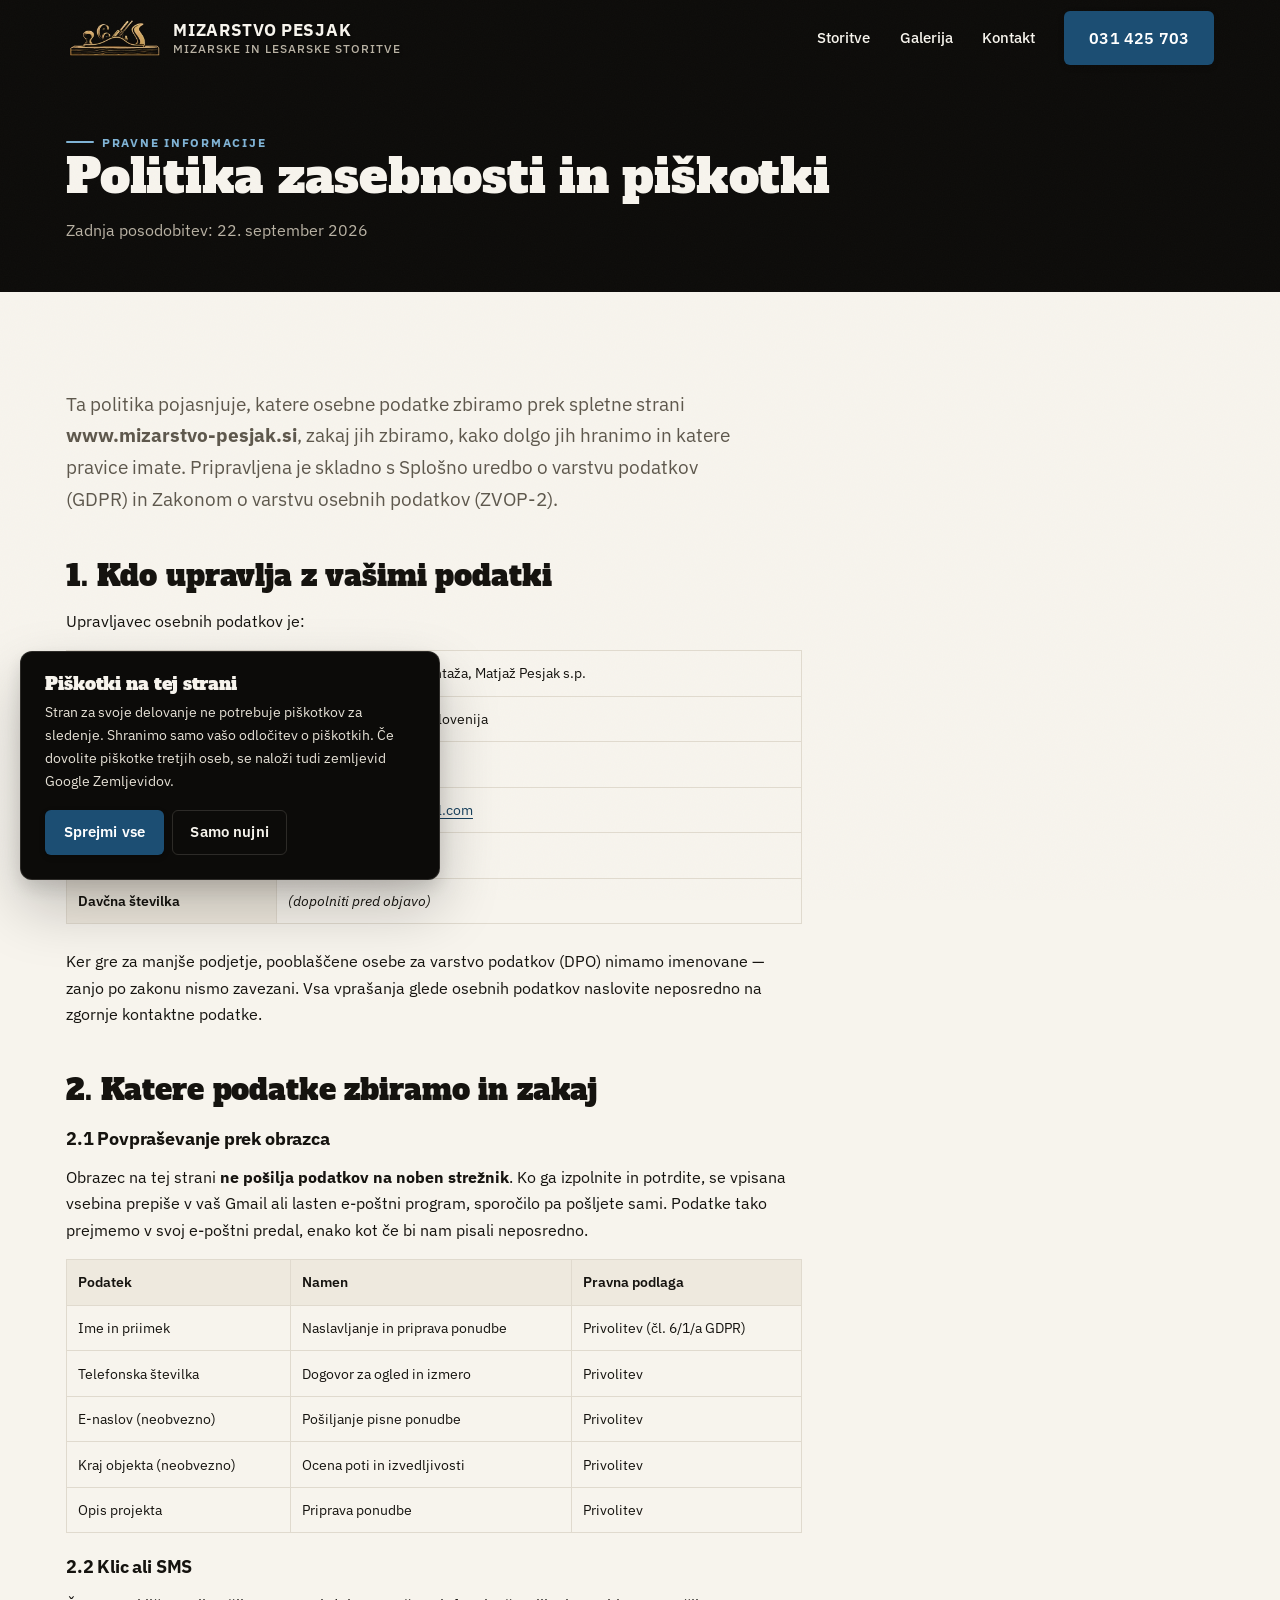
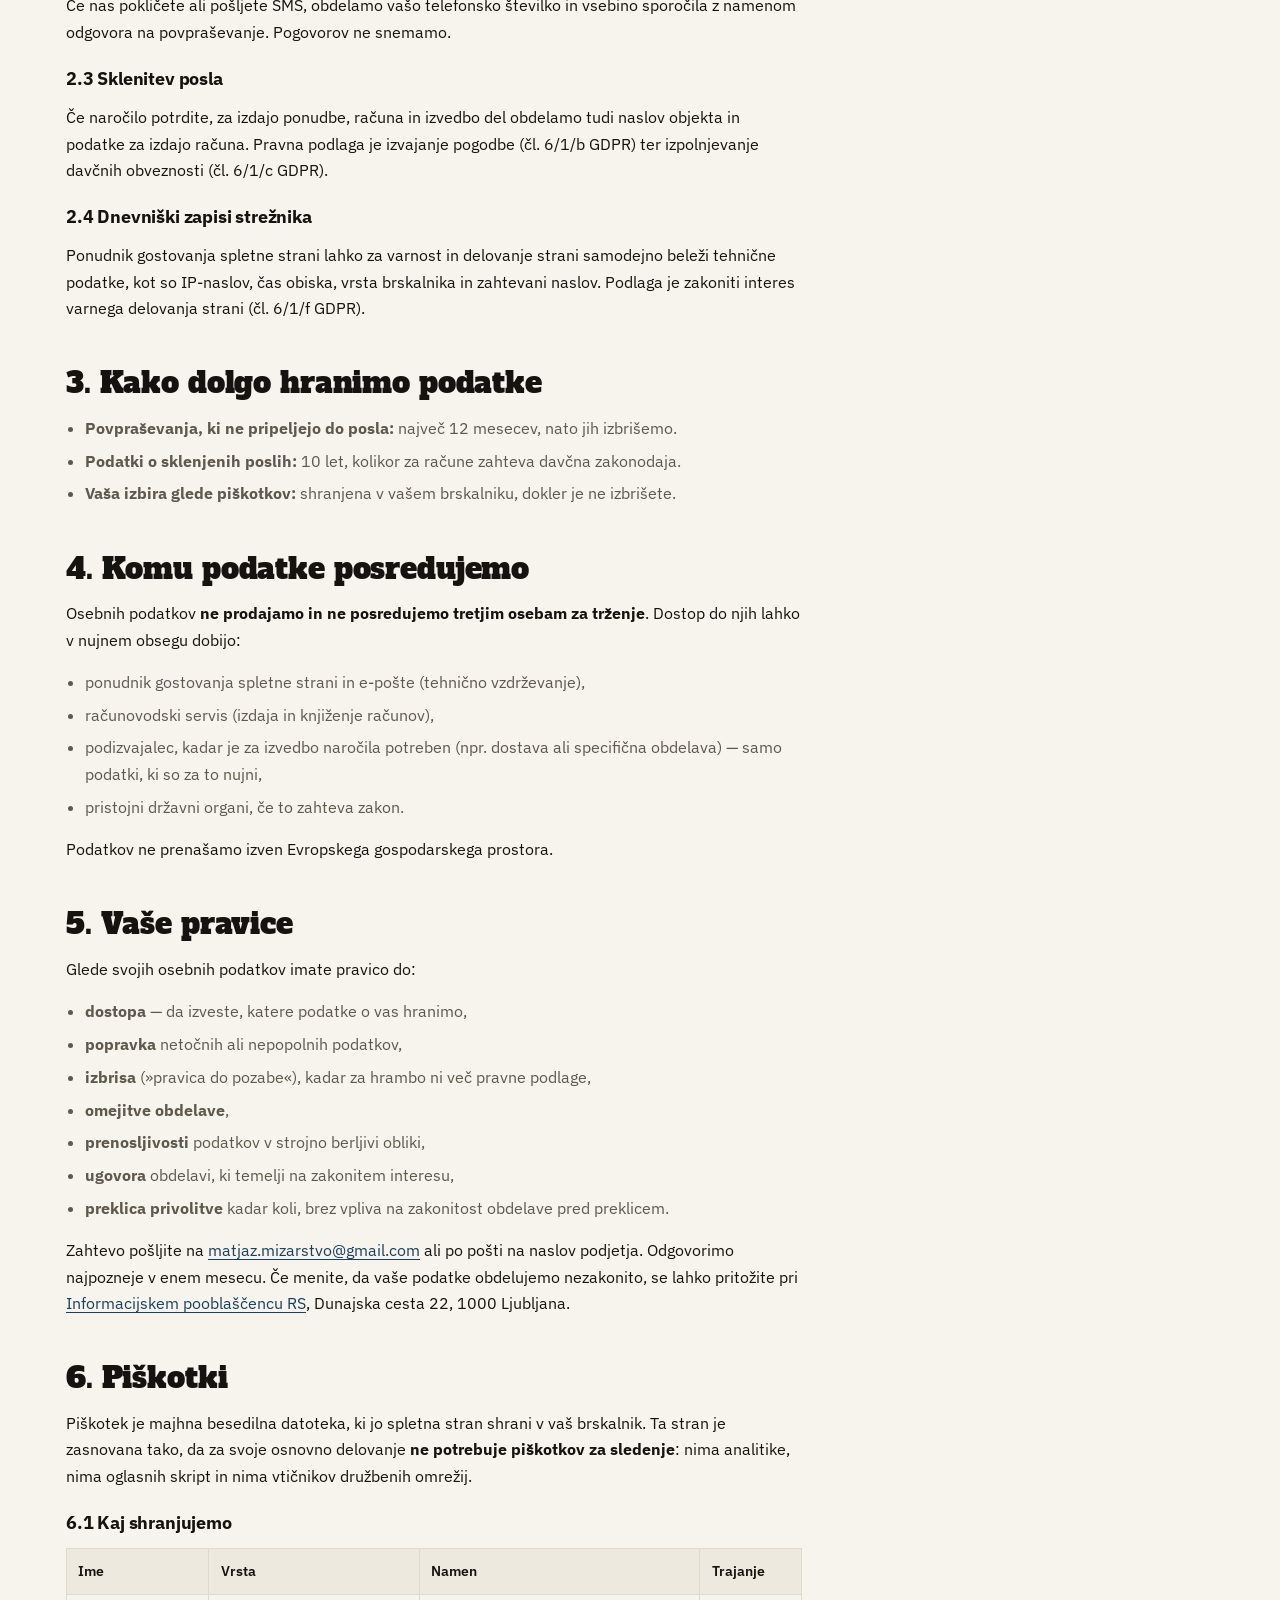
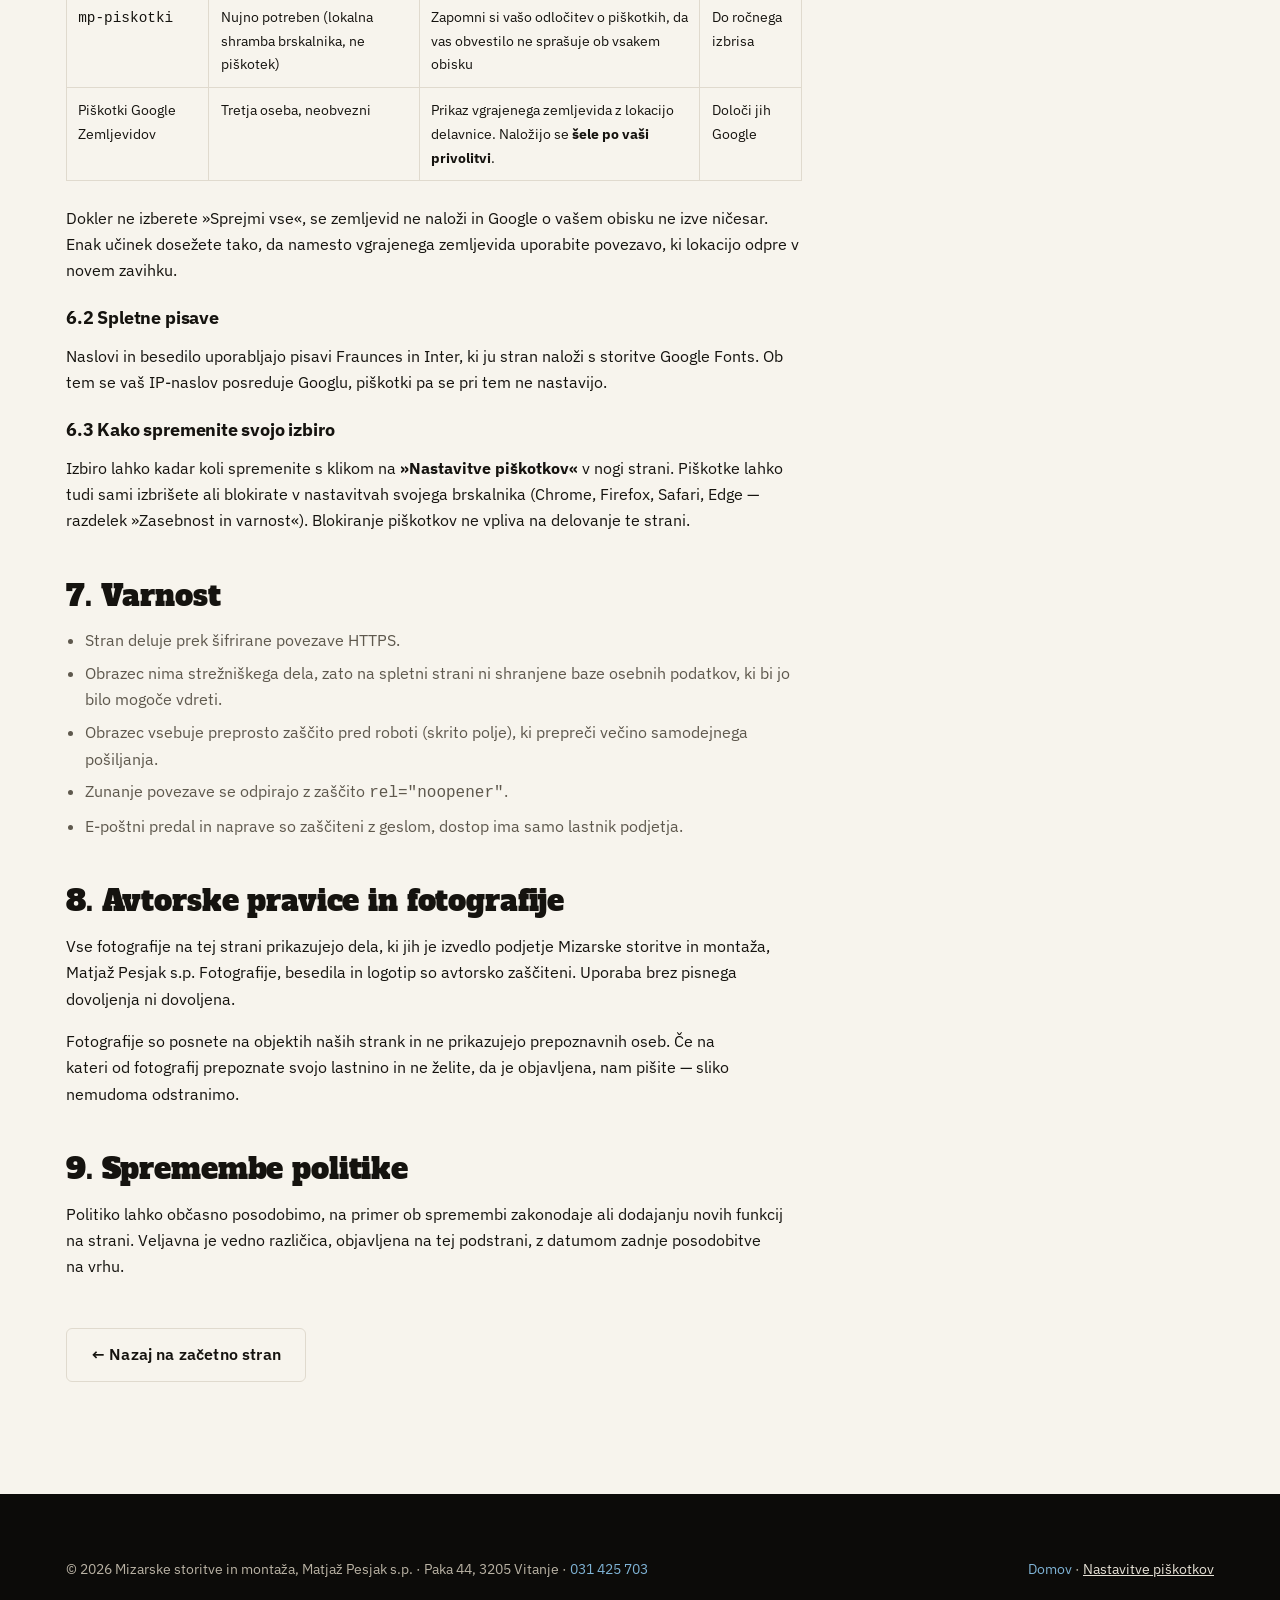
<file: zasebnost.html>
<!DOCTYPE html>
<html lang="sl">
<head>
<meta charset="utf-8">
<meta name="viewport" content="width=device-width, initial-scale=1, viewport-fit=cover">
<title>Politika zasebnosti in piškotki | Mizarstvo Matjaž Pesjak s.p.</title>
<meta name="description" content="Politika zasebnosti in uporaba piškotkov na spletni strani Mizarske storitve in montaža, Matjaž Pesjak s.p., Paka 44, 3205 Vitanje.">
<link rel="canonical" href="https://www.mizarstvo-pesjak.si/zasebnost.html">
<meta name="robots" content="index, follow">
<meta name="theme-color" content="#0C0B09">
<meta name="referrer" content="strict-origin-when-cross-origin">

<link rel="icon" href="assets/favicon-48.png" sizes="48x48">
<link rel="apple-touch-icon" href="assets/img/apple-touch-icon.png">

<link rel="preconnect" href="https://fonts.googleapis.com">
<link rel="preconnect" href="https://fonts.gstatic.com" crossorigin>
<link href="https://fonts.googleapis.com/css2?family=Alfa+Slab+One&family=IBM+Plex+Sans:wght@400;500;600;700&family=Caveat:wght@600&display=swap" rel="stylesheet">
<!-- Označi, da JavaScript teče, in preskoči vstopni zaslon, če je bil
     v tej seji že prikazan. Zapisano v <head>, da ne utripne. -->
<script>(function(){var h=document.documentElement;h.classList.add('js');
try{if(!sessionStorage.getItem('mp-uvod'))h.classList.add('js-intro','pl-wait');}catch(e){h.classList.add('js-intro','pl-wait');}})();</script>
<link rel="stylesheet" href="assets/styles.css">
</head>

<body>


<!-- Vstopni zaslon: znak se izriše, nato se zaslon dvigne. Samo prvič v seji. -->
<div class="preloader" id="preloader" aria-hidden="true">
  <img class="preloader__logo logo-reveal" id="preloader-logo"
       src="assets/img/logo-mizarstvo-840.webp"
       srcset="assets/img/logo-mizarstvo-480.webp 480w, assets/img/logo-mizarstvo-840.webp 840w"
       sizes="(max-width: 600px) 80vw, 420px" width="840" height="521" alt="">
  <p class="preloader__name">Matjaž Pesjak s.p.</p>
  <p class="preloader__sub">Paka pri Vitanju</p>
  <div class="preloader__bar"><i></i></div>
</div>
<a class="skip-link" href="#vsebina">Preskoči na vsebino</a>

<header class="header" id="header">
  <div class="container header__inner">
    <a class="brand" href="index.html" aria-label="Mizarstvo Matjaž Pesjak s.p. – domov">
      <img class="brand__mark" src="assets/img/logo-emblem-320.webp"
           srcset="assets/img/logo-emblem-160.webp 160w, assets/img/logo-emblem-320.webp 320w"
           sizes="96px" width="96" height="43" alt="Logotip Mizarstvo Matjaž Pesjak s.p. – oblič na leseni deski">
      <span class="brand__text">
        <span class="brand__name">Mizarstvo Pesjak</span>
        <span class="brand__sub">Mizarske in lesarske storitve</span>
      </span>
    </a>
    <nav class="nav" aria-label="Glavna navigacija">
      <ul class="nav__list">
        <li><a class="nav__link" href="index.html#storitve">Storitve</a></li>
        <li><a class="nav__link" href="index.html#galerija">Galerija</a></li>
        <li><a class="nav__link" href="index.html#kontakt">Kontakt</a></li>
      </ul>
    </nav>
    <a class="btn btn--primary header__cta" href="tel:+38631425703">031 425 703</a>
    <button class="burger" id="burger" type="button" aria-expanded="false" aria-controls="drawer" aria-label="Odpri meni">
      <span></span><span></span><span></span>
    </button>
  </div>
</header>

<div class="drawer" id="drawer" hidden>
  <a href="index.html#storitve">Storitve</a>
  <a href="index.html#postopek">Postopek</a>
  <a href="index.html#o-nas">O nas</a>
  <a href="index.html#galerija">Galerija</a>
  <a href="index.html#kontakt">Kontakt</a>
  <a class="btn btn--primary btn--lg" href="tel:+38631425703">Pokliči 031 425 703</a>
</div>

<div class="page-head grain">
  <div class="container">
    <p class="eyebrow">Pravne informacije</p>
    <h1>Politika zasebnosti in piškotki</h1>
    <p>Zadnja posodobitev: 22. september 2026</p>
  </div>
</div>

<main id="vsebina" class="section">
  <div class="container">
    <div class="legal">

      <p class="lead">
        Ta politika pojasnjuje, katere osebne podatke zbiramo prek spletne strani
        <strong>www.mizarstvo-pesjak.si</strong>, zakaj jih zbiramo, kako dolgo jih hranimo
        in katere pravice imate. Pripravljena je skladno s Splošno uredbo o varstvu podatkov
        (GDPR) in Zakonom o varstvu osebnih podatkov (ZVOP-2).
      </p>

      <h2 id="upravljavec">1. Kdo upravlja z vašimi podatki</h2>
      <p>Upravljavec osebnih podatkov je:</p>
      <table>
        <tbody>
          <tr><th scope="row">Naziv</th><td>Mizarske storitve in montaža, Matjaž Pesjak s.p.</td></tr>
          <tr><th scope="row">Naslov</th><td>Paka 44, 3205 Vitanje, Slovenija</td></tr>
          <tr><th scope="row">Telefon</th><td><a href="tel:+38631425703" class="tel">031 425 703</a></td></tr>
          <!-- DEPLOY STEP: vpiši pravi e-naslov, matično in davčno številko. -->
          <tr><th scope="row">E-pošta</th><td><a href="mailto:matjaz.mizarstvo@gmail.com">matjaz.mizarstvo@gmail.com</a></td></tr>
          <tr><th scope="row">Matična številka</th><td><em>(dopolniti pred objavo)</em></td></tr>
          <tr><th scope="row">Davčna številka</th><td><em>(dopolniti pred objavo)</em></td></tr>
        </tbody>
      </table>
      <p>
        Ker gre za manjše podjetje, pooblaščene osebe za varstvo podatkov (DPO) nimamo
        imenovane — zanjo po zakonu nismo zavezani. Vsa vprašanja glede osebnih podatkov
        naslovite neposredno na zgornje kontaktne podatke.
      </p>

      <h2 id="podatki">2. Katere podatke zbiramo in zakaj</h2>

      <h3>2.1 Povpraševanje prek obrazca</h3>
      <p>
        Obrazec na tej strani <strong>ne pošilja podatkov na noben strežnik</strong>. Ko ga
        izpolnite in potrdite, se vpisana vsebina prepiše v vaš Gmail ali lasten e-poštni
        program, sporočilo pa pošljete sami. Podatke tako prejmemo v svoj e-poštni predal,
        enako kot če bi nam pisali neposredno.
      </p>
      <table>
        <thead>
          <tr><th>Podatek</th><th>Namen</th><th>Pravna podlaga</th></tr>
        </thead>
        <tbody>
          <tr><td>Ime in priimek</td><td>Naslavljanje in priprava ponudbe</td><td>Privolitev (čl. 6/1/a GDPR)</td></tr>
          <tr><td>Telefonska številka</td><td>Dogovor za ogled in izmero</td><td>Privolitev</td></tr>
          <tr><td>E-naslov (neobvezno)</td><td>Pošiljanje pisne ponudbe</td><td>Privolitev</td></tr>
          <tr><td>Kraj objekta (neobvezno)</td><td>Ocena poti in izvedljivosti</td><td>Privolitev</td></tr>
          <tr><td>Opis projekta</td><td>Priprava ponudbe</td><td>Privolitev</td></tr>
        </tbody>
      </table>

      <h3>2.2 Klic ali SMS</h3>
      <p>
        Če nas pokličete ali pošljete SMS, obdelamo vašo telefonsko številko in vsebino
        sporočila z namenom odgovora na povpraševanje. Pogovorov ne snemamo.
      </p>

      <h3>2.3 Sklenitev posla</h3>
      <p>
        Če naročilo potrdite, za izdajo ponudbe, računa in izvedbo del obdelamo tudi
        naslov objekta in podatke za izdajo računa. Pravna podlaga je izvajanje pogodbe
        (čl. 6/1/b GDPR) ter izpolnjevanje davčnih obveznosti (čl. 6/1/c GDPR).
      </p>

      <h3>2.4 Dnevniški zapisi strežnika</h3>
      <p>
        Ponudnik gostovanja spletne strani lahko za varnost in delovanje strani samodejno
        beleži tehnične podatke, kot so IP-naslov, čas obiska, vrsta brskalnika in
        zahtevani naslov. Podlaga je zakoniti interes varnega delovanja strani
        (čl. 6/1/f GDPR).
        <!-- DEPLOY STEP: po izbiri gostovanja tu navedi ponudnika (npr. Domenca,
             Hostinger, Neoserv) in njegovo obdobje hrambe dnevniških zapisov. -->
      </p>

      <h2 id="hramba">3. Kako dolgo hranimo podatke</h2>
      <ul>
        <li><strong>Povpraševanja, ki ne pripeljejo do posla:</strong> največ 12 mesecev, nato jih izbrišemo.</li>
        <li><strong>Podatki o sklenjenih poslih:</strong> 10 let, kolikor za račune zahteva davčna zakonodaja.</li>
        <li><strong>Vaša izbira glede piškotkov:</strong> shranjena v vašem brskalniku, dokler je ne izbrišete.</li>
      </ul>

      <h2 id="posredovanje">4. Komu podatke posredujemo</h2>
      <p>
        Osebnih podatkov <strong>ne prodajamo in ne posredujemo tretjim osebam za
        trženje</strong>. Dostop do njih lahko v nujnem obsegu dobijo:
      </p>
      <ul>
        <li>ponudnik gostovanja spletne strani in e-pošte (tehnično vzdrževanje),</li>
        <li>računovodski servis (izdaja in knjiženje računov),</li>
        <li>podizvajalec, kadar je za izvedbo naročila potreben (npr. dostava ali specifična obdelava) — samo podatki, ki so za to nujni,</li>
        <li>pristojni državni organi, če to zahteva zakon.</li>
      </ul>
      <p>Podatkov ne prenašamo izven Evropskega gospodarskega prostora.</p>

      <h2 id="pravice">5. Vaše pravice</h2>
      <p>Glede svojih osebnih podatkov imate pravico do:</p>
      <ul>
        <li><strong>dostopa</strong> — da izveste, katere podatke o vas hranimo,</li>
        <li><strong>popravka</strong> netočnih ali nepopolnih podatkov,</li>
        <li><strong>izbrisa</strong> (»pravica do pozabe«), kadar za hrambo ni več pravne podlage,</li>
        <li><strong>omejitve obdelave</strong>,</li>
        <li><strong>prenosljivosti</strong> podatkov v strojno berljivi obliki,</li>
        <li><strong>ugovora</strong> obdelavi, ki temelji na zakonitem interesu,</li>
        <li><strong>preklica privolitve</strong> kadar koli, brez vpliva na zakonitost obdelave pred preklicem.</li>
      </ul>
      <p>
        Zahtevo pošljite na <a href="mailto:matjaz.mizarstvo@gmail.com">matjaz.mizarstvo@gmail.com</a>
        ali po pošti na naslov podjetja. Odgovorimo najpozneje v enem mesecu.
        Če menite, da vaše podatke obdelujemo nezakonito, se lahko pritožite pri
        <a href="https://www.ip-rs.si/" target="_blank" rel="noopener noreferrer">Informacijskem pooblaščencu RS</a>,
        Dunajska cesta 22, 1000 Ljubljana.
      </p>

      <h2 id="piskotki">6. Piškotki</h2>
      <p>
        Piškotek je majhna besedilna datoteka, ki jo spletna stran shrani v vaš brskalnik.
        Ta stran je zasnovana tako, da za svoje osnovno delovanje
        <strong>ne potrebuje piškotkov za sledenje</strong>: nima analitike, nima oglasnih
        skript in nima vtičnikov družbenih omrežij.
      </p>

      <h3>6.1 Kaj shranjujemo</h3>
      <table>
        <thead>
          <tr><th>Ime</th><th>Vrsta</th><th>Namen</th><th>Trajanje</th></tr>
        </thead>
        <tbody>
          <tr>
            <td><code>mp-piskotki</code></td>
            <td>Nujno potreben (lokalna shramba brskalnika, ne piškotek)</td>
            <td>Zapomni si vašo odločitev o piškotkih, da vas obvestilo ne sprašuje ob vsakem obisku</td>
            <td>Do ročnega izbrisa</td>
          </tr>
          <tr>
            <td>Piškotki Google Zemljevidov</td>
            <td>Tretja oseba, neobvezni</td>
            <td>Prikaz vgrajenega zemljevida z lokacijo delavnice. Naložijo se <strong>šele po vaši privolitvi</strong>.</td>
            <td>Določi jih Google</td>
          </tr>
        </tbody>
      </table>
      <p>
        Dokler ne izberete »Sprejmi vse«, se zemljevid ne naloži in Google o vašem obisku
        ne izve ničesar. Enak učinek dosežete tako, da namesto vgrajenega zemljevida
        uporabite povezavo, ki lokacijo odpre v novem zavihku.
      </p>

      <h3>6.2 Spletne pisave</h3>
      <p>
        Naslovi in besedilo uporabljajo pisavi Fraunces in Inter, ki ju stran naloži
        s storitve Google Fonts. Ob tem se vaš IP-naslov posreduje Googlu, piškotki pa
        se pri tem ne nastavijo.
        <!-- DEPLOY STEP (neobvezno, a priporočeno): pisavi lahko prenesete in gostite
             lokalno v mapi assets/fonts/. Takrat se ta odstavek lahko črta. -->
      </p>

      <h3>6.3 Kako spremenite svojo izbiro</h3>
      <p>
        Izbiro lahko kadar koli spremenite s klikom na <strong>»Nastavitve piškotkov«</strong>
        v nogi strani. Piškotke lahko tudi sami izbrišete ali blokirate v nastavitvah
        svojega brskalnika (Chrome, Firefox, Safari, Edge — razdelek »Zasebnost in varnost«).
        Blokiranje piškotkov ne vpliva na delovanje te strani.
      </p>

      <h2 id="varnost">7. Varnost</h2>
      <ul>
        <li>Stran deluje prek šifrirane povezave HTTPS.</li>
        <li>Obrazec nima strežniškega dela, zato na spletni strani ni shranjene baze osebnih podatkov, ki bi jo bilo mogoče vdreti.</li>
        <li>Obrazec vsebuje preprosto zaščito pred roboti (skrito polje), ki prepreči večino samodejnega pošiljanja.</li>
        <li>Zunanje povezave se odpirajo z zaščito <code>rel="noopener"</code>.</li>
        <li>E-poštni predal in naprave so zaščiteni z geslom, dostop ima samo lastnik podjetja.</li>
      </ul>

      <h2 id="avtorske">8. Avtorske pravice in fotografije</h2>
      <p>
        Vse fotografije na tej strani prikazujejo dela, ki jih je izvedlo podjetje
        Mizarske storitve in montaža, Matjaž Pesjak s.p. Fotografije, besedila in logotip
        so avtorsko zaščiteni. Uporaba brez pisnega dovoljenja ni dovoljena.
      </p>
      <p>
        Fotografije so posnete na objektih naših strank in ne prikazujejo prepoznavnih
        oseb. Če na kateri od fotografij prepoznate svojo lastnino in ne želite, da je
        objavljena, nam pišite — sliko nemudoma odstranimo.
      </p>

      <h2 id="spremembe">9. Spremembe politike</h2>
      <p>
        Politiko lahko občasno posodobimo, na primer ob spremembi zakonodaje ali dodajanju
        novih funkcij na strani. Veljavna je vedno različica, objavljena na tej podstrani,
        z datumom zadnje posodobitve na vrhu.
      </p>

      <p class="mt-5">
        <a class="btn btn--ghost" href="index.html">&larr; Nazaj na začetno stran</a>
      </p>
    </div>
  </div>
</main>

<footer class="footer">
  <div class="container">
    <div class="footer__bottom footer__bottom--plain">
      <p class="m-0">&copy; <span id="leto">2026</span> Mizarske storitve in montaža, Matjaž Pesjak s.p. &middot; Paka 44, 3205 Vitanje &middot; <a href="tel:+38631425703" class="tel">031 425 703</a></p>
      <p class="m-0">
        <a href="index.html">Domov</a> &middot;
        <button type="button" id="cookie-reopen" class="link-btn">Nastavitve piškotkov</button>
      </p>
    </div>
  </div>
</footer>

<div class="cookie on-dark" id="cookie" role="dialog" aria-modal="false" aria-labelledby="cookie-naslov" hidden>
  <h2 id="cookie-naslov">Piškotki na tej strani</h2>
  <p>
    Stran za svoje delovanje ne potrebuje piškotkov za sledenje. Shranimo samo vašo
    odločitev o piškotkih. Če dovolite piškotke tretjih oseb, se naloži tudi zemljevid
    Google Zemljevidov.
  </p>
  <div class="btn-row">
    <button class="btn btn--primary" type="button" id="cookie-accept">Sprejmi vse</button>
    <button class="btn btn--ghost" type="button" id="cookie-reject">Samo nujni</button>
  </div>
</div>

<script src="assets/main.js" defer></script>
</body>
</html>
</file>
<file: assets/styles.css>
/* =========================================================================
   Mizarske storitve in montaža, Matjaž Pesjak s.p. — Paka 44, 3205 Vitanje
   Slog: delavniški plakat — skoraj črna, topel papir in žarilno oranžna.
   Naslovi Oswald, besedilo IBM Plex Sans. Vsi kontrasti preverjeni po WCAG AA.
   ========================================================================= */

/* ---------- 1. Žetoni (design tokens) ---------------------------------- */
:root {
  /* --- Nevtralne barve: skoraj črna delavnica in topel papir ------------- */
  --black:      #0C0B09;   /* predzaslon, glava, noga */
  --logo:       #D2A24C;   /* znak – topla hrastova, namenoma ne modra */
  --logo-ink:   #8A6A2A;   /* znak na svetli podlagi */
  --ink:        #15130F;   /* temne sekcije */
  --ink-2:      #1E1B15;   /* dvignjena ploskev na temnem */
  --ink-3:      #2B271F;   /* obrobe na temnem */
  --paper:      #F7F4ED;   /* glavno ozadje */
  --paper-2:    #EEE9DE;   /* izmenično ozadje sekcij */
  --paper-dim:  #E6E1D6;   /* besedilo na temnem */
  --white:      #FFFFFF;
  --text:       #15130F;   /* 16,9:1 na papirju */
  --muted:      #5E584D;   /* 6,4:1 na papirju */
  --muted-dark: #B9B2A4;   /* 9,3:1 na črni */
  --line:       #E0DACE;
  --line-dark:  rgba(230, 225, 214, 0.15);

  /* --- Glavni poudarek: žarilno oranžna ---------------------------------- */
  --blue:      #1C4E73;   /* gumbi in poudarki */
  --blue-hi:   #7FB3D5;   /* na temni podlagi (8,7:1) */
  --blue-ink:  #17415F;   /* kot besedilo na papirju (9,8:1) */
  --blue-bg:   #E4EDF4;   /* svetla ploščica pod ikono */

  /* --- Trije stranski poudarki, vsak preverjen na oba ozadja ------------- */
  --sage:       #4E6A3A;   /* zelena – smreka */
  --sage-ink:   #4E6A3A;
  --sage-hi:    #8FAE79;
  --sage-bg:    #E9F0E2;

  --brass:      #7A5C0C;   /* medenina – okovje */
  --brass-ink:  #7A5C0C;
  --brass-hi:   #D9B44A;
  --brass-bg:   #F6EDD4;

  --clay:      #9C4A2F;   /* žgana glina – opeka */
  --clay-ink:  #9C4A2F;
  --clay-hi:   #E08A6B;
  --clay-bg:   #F8E8E2;

  --walnut-deep: #211710; /* ozadje sekcije Materiali (temni oreh) */

  --red:       #B42318;   /* številke v števcih (6,6:1 na beli) */

  /* --- Tipografija ------------------------------------------------------- */
  /* Alfa Slab One: težek plošcati serif – deluje kot vžgan pečat v les.
     Uporabljen samo za h1 in h2, ker je premočan za drobne naslove.
     IBM Plex Sans: vse ostalo. Caveat: ročni pripis. */
  --font-display: "Alfa Slab One", "Rockwell", Georgia, serif;
  --font-body: "IBM Plex Sans", system-ui, -apple-system, "Segoe UI", Roboto, sans-serif;
  --font-hand: "Caveat", "Segoe Script", cursive;

  /* --- Razmiki ----------------------------------------------------------- */
  --space-1: 0.5rem;
  --space-2: 1rem;
  --space-3: 1.5rem;
  --space-4: 2rem;
  --space-5: 3rem;
  --space-6: 4rem;
  --space-7: 6rem;

  /* Oglati robovi – gumbi niso tabletke */
  --radius-sm: 4px;
  --radius: 8px;
  --radius-lg: 12px;
  --radius-btn: 6px;
  --radius-chip: 4px;

  --shadow-sm: 0 1px 2px rgba(12, 11, 9, .07), 0 2px 8px rgba(12, 11, 9, .06);
  --shadow: 0 2px 6px rgba(12, 11, 9, .08), 0 12px 32px rgba(12, 11, 9, .12);
  --shadow-lg: 0 8px 18px rgba(12, 11, 9, .12), 0 28px 60px rgba(12, 11, 9, .22);

  /* Krivulje gibanja — močnejše od vgrajenih CSS krivulj */
  --ease-out: cubic-bezier(0.23, 1, 0.32, 1);
  --ease-in-out: cubic-bezier(0.77, 0, 0.175, 1);
  --ease-drawer: cubic-bezier(0.32, 0.72, 0, 1);

  --header-h: 76px;
  --container: 1180px;
}


/* ---------- 2. Osnovni reset ------------------------------------------- */
*, *::before, *::after { box-sizing: border-box; }

html {
  scroll-behavior: smooth;
  /* Da lepljiva glava ne prekrije cilja sidra (in fokusa – WCAG 2.2) */
  scroll-padding-top: calc(var(--header-h) + 16px);
  -webkit-text-size-adjust: 100%;
}

body {
  margin: 0;
  background: var(--paper);
  color: var(--text);
  font-family: var(--font-body);
  font-size: 1rem;
  line-height: 1.65;
  -webkit-font-smoothing: antialiased;
  overflow-x: hidden;
}

img, video, svg { max-width: 100%; display: block; }
img { height: auto; }

a { color: var(--blue-ink); text-decoration-thickness: 1px; text-underline-offset: 3px; }
a:hover { color: var(--blue-ink); }

/* Povezave v besedilu na temni podlagi: privzeta temno modra je tam
   neberljiva (1,7 : 1). Gumbi so izvzeti, ker nosijo svojo barvo. */
.on-dark a:not(.btn),
.section--dark a:not(.btn),
.section--ink a:not(.btn),
.section--walnut a:not(.btn),
.footer a:not(.btn) { color: var(--blue-hi); }

.on-dark a:not(.btn):hover,
.section--dark a:not(.btn):hover,
.section--ink a:not(.btn):hover,
.section--walnut a:not(.btn):hover,
.footer a:not(.btn):hover { color: var(--paper); }

/* Viden fokus na vsakem elementu, s katerim se da upravljati */
:focus-visible {
  outline: 3px solid var(--blue-ink);
  outline-offset: 3px;
  border-radius: 4px;
}
.on-dark :focus-visible,
.section--ink :focus-visible,
.section--dark :focus-visible,
.section--walnut :focus-visible,
.footer :focus-visible,
.drawer :focus-visible { outline-color: var(--blue-hi); }
.section--walnut :focus-visible { outline-color: var(--logo); }

::selection { background: var(--blue); color: var(--white); }

/* ---------- 3. Tipografija --------------------------------------------- */
h1, h2, h3, h4 {
  margin: 0 0 var(--space-2);
  line-height: 1.08;
  text-wrap: balance;
}

/* h1 in h2 nosita plošcati serif; h3 in h4 ostaneta v telesni pisavi,
   ker je Alfa Slab One pri majhnih velikostih pretežak. */
h1, h2 {
  font-family: var(--font-display);
  font-weight: 400;
  line-height: 1.02;
  letter-spacing: -0.005em;
}
h3, h4 {
  font-family: var(--font-body);
  font-weight: 700;
  letter-spacing: -0.01em;
}

h1 { font-size: clamp(2.1rem, 5.4vw, 4.1rem); }
h2 { font-size: clamp(1.7rem, 3.6vw, 2.6rem); }
h3 { font-size: clamp(1.1rem, 1.9vw, 1.32rem); }
p  { margin: 0 0 var(--space-2); text-wrap: pretty; }

.lead {
  font-size: clamp(1.05rem, 1.6vw, 1.2rem);
  color: var(--muted);
  max-width: 62ch;
}
/* Velja za vsako temno ploskev, ne le za .on-dark — sicer uvodni odstavki
   v temnih sekcijah ostanejo v barvi za svetlo podlago. */
.on-dark .lead,
.section--ink .lead,
.section--dark .lead,
.section--walnut .lead,
.footer .lead,
.drawer .lead { color: var(--muted-dark); }

.eyebrow {
  display: inline-flex;
  align-items: center;
  gap: 0.5rem;
  font-size: 0.78rem;
  font-weight: 700;
  letter-spacing: 0.14em;
  text-transform: uppercase;
  color: var(--blue-ink);
  margin-bottom: var(--space-2);
}
.on-dark .eyebrow,
.section--ink .eyebrow,
.section--dark .eyebrow,
.section--walnut .eyebrow,
.footer .eyebrow,
.drawer .eyebrow { color: var(--blue-hi); }
.eyebrow::before {
  content: "";
  width: 28px; height: 2px;
  background: currentColor;
  border-radius: 2px;
}

/* ---------- 4. Postavitev ---------------------------------------------- */
.container {
  width: 100%;
  max-width: var(--container);
  margin-inline: auto;
  padding-inline: 16px;
}

.section { padding-block: clamp(3.5rem, 8vw, var(--space-7)); position: relative; }
.section--tight { padding-block: clamp(2.5rem, 5vw, var(--space-5)); }
.section--alt { background: var(--paper-2); }
.section--dark {
  background: var(--black);
  color: var(--paper-dim);
}
.section--dark h2, .section--dark h3 { color: var(--paper); }

/* Tretja temna ploskev — nekoliko svetlejša od .section--dark, da imata
   Storitve in Postopek vsak svojo globino in se ne zlijeta v en blok. */
.section--ink {
  background: var(--ink);
  color: var(--paper-dim);
}
.section--ink h2, .section--ink h3 { color: var(--paper); }

/* Kartice na temni podlagi: senca se na črnem ne vidi, zato jo nadomesti
   tanka obroba. Barvo prinese fotografija, ne okraski. */
.section--ink .card {
  background: var(--ink-2);
  border-color: var(--ink-3);
  box-shadow: none;
}
.section--ink .card h3 { color: var(--paper); }
.section--ink .card p { color: var(--muted-dark); }
.section--ink .card__tags { color: #8F887A; }
@media (hover: hover) and (pointer: fine) {
  .section--ink .card:hover { border-color: rgba(230, 225, 214, 0.32); box-shadow: none; }
}

/* Temna sekcija v barvi temnega oreha – med dvema svetlima razdelkoma */
.section--walnut {
  background: var(--walnut-deep);
  color: var(--paper-dim);
}
.section--walnut h2, .section--walnut h3 { color: var(--paper); }
.section--walnut .eyebrow { color: var(--logo); }

.section-head { max-width: 62ch; margin-bottom: var(--space-5); }
.section-head--center { margin-inline: auto; text-align: center; }

.grid { display: grid; gap: var(--space-3); }

/* Zrnata tekstura – podpira "ročno izdelan" občutek sloga Nature Distilled */
.grain::after {
  content: "";
  position: absolute;
  inset: 0;
  pointer-events: none;
  /* Brez mix-blend-mode: ta prisili vsako sekcijo v svojo plast za mešanje
     in med drsenjem stane več kot je videti. Sama prosojnost zadošča. */
  opacity: 0.045;
  background-image: url("data:image/svg+xml,%3Csvg xmlns='http://www.w3.org/2000/svg' width='160' height='160'%3E%3Cfilter id='n'%3E%3CfeTurbulence type='fractalNoise' baseFrequency='0.85' numOctaves='3'/%3E%3C/filter%3E%3Crect width='160' height='160' filter='url(%23n)' opacity='0.5'/%3E%3C/svg%3E");
}
.section--dark.grain::after,
.section--ink.grain::after,
.section--walnut.grain::after { opacity: 0.05; }

/* ---------- 5. Gumbi ---------------------------------------------------- */
.btn {
  --btn-bg: var(--blue);
  --btn-fg: var(--white);
  display: inline-flex;
  align-items: center;
  justify-content: center;
  gap: 0.6rem;
  min-height: 48px;            /* dotik: najmanj 44×44 px */
  padding: 0.8rem 1.5rem;
  border: 1px solid transparent;
  border-radius: var(--radius-btn);
  background: var(--btn-bg);
  color: var(--btn-fg);
  font: inherit;
  font-weight: 600;
  letter-spacing: 0.01em;
  text-decoration: none;
  cursor: pointer;
  box-shadow: var(--shadow-sm);
  /* Za odsev ob prehodu miške: pseudoelement se premika znotraj gumba. */
  position: relative;
  overflow: hidden;
  isolation: isolate;
  transition:
    transform 160ms var(--ease-out),
    box-shadow 200ms var(--ease-out),
    background-color 200ms ease,
    border-color 200ms ease,
    color 200ms ease;
}
.btn:active { transform: scale(0.97); }
.btn svg { width: 20px; height: 20px; flex: none; }

@media (hover: hover) and (pointer: fine) {
  .btn:hover { box-shadow: var(--shadow); transform: translateY(-2px); }
}

.btn--primary { --btn-bg: var(--blue); --btn-fg: var(--white); }
.btn--primary:hover { background: #24608C; color: var(--white); }

/* Odsev, ki ob prehodu miške šine čez gumb.
   Prehod (ne keyframes), ker miška lahko v sekundi vstopi dvakrat — prehod
   se takrat nadaljuje z mesta, kjer je, keyframes pa bi skočil na začetek.
   Ob odhodu miške odsev v ničli sekunde skoči nazaj na levo, da se ne vrača
   počasi nazaj; to bi bilo videti kot napaka. */
.btn--primary::after {
  content: "";
  position: absolute;
  inset: 0;
  z-index: -1;
  pointer-events: none;
  background: linear-gradient(105deg,
    transparent 25%,
    rgba(255, 255, 255, 0.18) 42%,
    rgba(255, 255, 255, 0.55) 50%,
    rgba(255, 255, 255, 0.18) 58%,
    transparent 75%);
  transform: translateX(-100%);
  transition: transform 0s;
}

@media (hover: hover) and (pointer: fine) {
  .btn--primary:hover::after,
  .btn--primary:focus-visible::after {
    transform: translateX(100%);
    /* Premik čez ploskev – zato ease-in-out. Daljše od običajnega odziva
       vmesnika, ker mora blišč prepotovati gumb, da ga je sploh videti. */
    transition: transform 650ms var(--ease-in-out);
  }
}

.btn--ghost {
  --btn-bg: transparent;
  --btn-fg: var(--text);
  border-color: var(--line);
  box-shadow: none;
}
.btn--ghost:hover { background: var(--white); color: var(--text); border-color: var(--blue-ink); }
.on-dark .btn--ghost, .section--dark .btn--ghost, .section--ink .btn--ghost {
  --btn-fg: var(--paper);
  border-color: var(--line-dark);
}
.on-dark .btn--ghost:hover, .section--dark .btn--ghost:hover, .section--ink .btn--ghost:hover {
  background: rgba(232, 217, 190, 0.10);
  color: var(--paper);
  border-color: var(--blue-hi);
}

.btn--lg { min-height: 56px; padding: 1rem 1.9rem; font-size: 1.03rem; }
.btn-row { display: flex; flex-wrap: wrap; gap: 0.75rem; }

/* ---------- 6. Animacijske osnove -------------------------------------- */
/* Razkritje ob drsenju – sproži IntersectionObserver, enkratno */
/* Začetno skrito stanje velja samo, kadar JavaScript teče. Če se main.js
   ne naloži, ostane vsebina vidna, namesto da bi stran ostala prazna. */
.js .reveal { opacity: 0; transform: translateY(22px); }
.reveal {
  transition:
    opacity 620ms var(--ease-out),
    transform 620ms var(--ease-out);
}
.reveal[data-visible] { opacity: 1; transform: none; }

/* Zamik po otrocih – največ 8, sicer zadnji delujejo zakasnelo */
.stagger > * { transition-delay: 0ms; }
.stagger[data-visible] > *:nth-child(1) { transition-delay: 0ms; }
.stagger[data-visible] > *:nth-child(2) { transition-delay: 60ms; }
.stagger[data-visible] > *:nth-child(3) { transition-delay: 120ms; }
.stagger[data-visible] > *:nth-child(4) { transition-delay: 180ms; }
.stagger[data-visible] > *:nth-child(5) { transition-delay: 240ms; }
.stagger[data-visible] > *:nth-child(6) { transition-delay: 300ms; }
.stagger[data-visible] > *:nth-child(7) { transition-delay: 360ms; }
.stagger[data-visible] > *:nth-child(8) { transition-delay: 420ms; }

/* Slikovno razkritje z masko – bolj "izrezano" kot navaden fade */
.reveal-clip {
  clip-path: inset(0 0 100% 0);
  transition: clip-path 760ms var(--ease-in-out);
}
.reveal-clip[data-visible] { clip-path: inset(0 0 0 0); }

.sr-only {
  position: absolute; width: 1px; height: 1px;
  padding: 0; margin: -1px; overflow: hidden;
  clip: rect(0 0 0 0); white-space: nowrap; border: 0;
}
.skip-link {
  position: absolute; left: 16px; top: -100px; z-index: 200;
  background: var(--blue); color: var(--white);
  padding: 0.75rem 1.25rem; border-radius: 0 0 var(--radius) var(--radius);
  font-weight: 600; text-decoration: none;
  transition: top 200ms var(--ease-out);
}
.skip-link:focus { top: 0; }

/* ---------- 7. Glava in navigacija ------------------------------------- */
.header {
  position: fixed;
  inset: 0 0 auto 0;
  z-index: 100;
  background: transparent;
  transition:
    background-color 260ms var(--ease-out),
    box-shadow 260ms var(--ease-out);
}
/* Vrstica ostane temna tudi ob drsenju – svetla je bila preveč zabrisana
   in je na svetlih sekcijah izgubila kontrast. */
.header[data-scrolled] {
  /* Brez backdrop-filter: zameglitev ozadja se pri lepljivi glavi preračunava
     ob vsakem okvirju drsenja in je bila glavni vzrok trzanja. Pri 97 %
     prekrivnosti je razlika tako ali tako nevidna. */
  background: rgba(12, 11, 9, 0.97);
  box-shadow: 0 8px 30px rgba(0, 0, 0, .45);
}
/* Tanka barvna črta na samem vrhu – edini kraj, kjer se srečajo vse tri
   poudarne barve. */
.header::before {
  content: "";
  position: absolute;
  inset: 0 0 auto 0;
  height: 3px;
  background: linear-gradient(90deg, var(--blue) 0%, var(--brass) 42%, var(--sage) 100%);
  opacity: 0;
  transition: opacity 260ms var(--ease-out);
}
.header[data-scrolled]::before { opacity: 1; }

.header__inner {
  display: flex;
  align-items: center;
  gap: var(--space-2);
  min-height: var(--header-h);
}

.brand {
  display: inline-flex;
  align-items: center;
  gap: 0.7rem;
  text-decoration: none;
  color: var(--paper);
  margin-right: auto;
  transition: color 260ms var(--ease-out);
}

.brand__mark {
  width: 96px; height: auto;
  flex: none;
  transition: transform 300ms var(--ease-out);
}
.header[data-scrolled] .brand__mark { transform: scale(0.88); }
.brand__text { display: grid; line-height: 1.2; }
.brand__name {
  font-family: var(--font-body);
  font-weight: 700;
  font-size: 1.08rem;
  letter-spacing: 0.04em;
  text-transform: uppercase;
  /* Napis leži čez fotografijo, dokler stran ni odrsana. */
  text-shadow: 0 1px 3px rgba(0, 0, 0, .55);
}
.header[data-scrolled] .brand__name { text-shadow: none; }
.brand__sub {
  font-size: 0.78rem;
  font-weight: 500;
  letter-spacing: 0.08em;
  text-transform: uppercase;
  color: var(--muted-dark);
  text-shadow: 0 1px 3px rgba(0, 0, 0, .5);
}
.header[data-scrolled] .brand__sub { text-shadow: none; }

.nav { display: none; }
.nav__list {
  display: flex;
  align-items: center;
  gap: 0.25rem;
  list-style: none;
  margin: 0; padding: 0;
}
.nav__link {
  display: block;
  padding: 0.55rem 0.8rem;
  border-radius: 8px;
  color: var(--paper);
  font-size: 0.94rem;
  font-weight: 500;
  text-decoration: none;
  transition: background-color 200ms ease, color 260ms var(--ease-out);
}

@media (hover: hover) and (pointer: fine) {
  .nav__link:hover { background: rgba(232, 217, 190, 0.16); color: var(--paper); }

}
.nav__link[aria-current="true"] { color: var(--blue-hi); }

.header__cta { display: none; }

.burger {
  display: inline-flex;
  flex-direction: column;
  justify-content: center;
  gap: 5px;
  width: 48px; height: 48px;
  padding: 0 12px;
  border: 1px solid var(--line-dark);
  border-radius: 12px;
  background: rgba(42, 29, 20, 0.35);
  cursor: pointer;
  transition: background-color 220ms ease, border-color 220ms ease;
}
.header[data-scrolled] .burger { background: rgba(232, 217, 190, 0.08); }
.burger span {
  display: block;
  height: 2px;
  background: var(--paper);
  border-radius: 2px;
  transition: transform 260ms var(--ease-out), opacity 160ms ease, background-color 260ms var(--ease-out);
}

.burger[aria-expanded="true"] span:nth-child(1) { transform: translateY(7px) rotate(45deg); }
.burger[aria-expanded="true"] span:nth-child(2) { opacity: 0; }
.burger[aria-expanded="true"] span:nth-child(3) { transform: translateY(-7px) rotate(-45deg); }

/* Mobilni predal */
.drawer {
  position: fixed;
  inset: 0;
  z-index: 99;
  display: grid;
  align-content: start;
  gap: 0.25rem;
  padding: calc(var(--header-h) + 24px) 16px 32px;
  background: var(--black);
  color: var(--paper);
  transform: translateY(-100%);
  transition: transform 340ms var(--ease-drawer), visibility 340ms;
  visibility: hidden;
  overflow-y: auto;
  overscroll-behavior: contain;
}
.drawer[data-open] { transform: translateY(0); visibility: visible; }
.drawer a {
  display: flex;
  align-items: center;
  justify-content: space-between;
  min-height: 56px;
  padding: 0.5rem 0.75rem;
  border-bottom: 1px solid var(--line-dark);
  color: var(--paper);
  font-family: var(--font-body);
  font-size: 1.35rem;
  font-weight: 600;
  text-decoration: none;
}
.drawer a:hover { color: var(--blue-hi); }
.drawer a span { font-size: 0.8rem; font-family: var(--font-body); color: var(--muted-dark); }
.drawer .btn { margin-top: var(--space-3); }
.drawer__contact {
  margin-top: var(--space-3);
  color: var(--muted-dark);
  font-size: 0.92rem;
}

@media (min-width: 900px) {
  .nav { display: block; }
  .header__cta { display: inline-flex; }
  .burger { display: none; }
  .drawer { display: none; }
}

/* ---------- 8. Hero ----------------------------------------------------- */
.hero {
  position: relative;
  min-height: min(100svh, 860px);
  display: flex;
  align-items: flex-end;
  padding-block: calc(var(--header-h) + 3rem) clamp(2.5rem, 6vw, 4.5rem);
  background: var(--black);
  color: var(--paper);
  overflow: hidden;
  isolation: isolate;
}
.hero__media {
  position: absolute;
  inset: -6% 0 -6% 0;   /* rezerva za paralakso */
  z-index: -2;
}
.hero__media img {
  width: 100%; height: 100%;
  object-fit: cover;
  /* Na ozkem zaslonu je izrez visok in ozek – premaknemo ga na osvetljene
     lamele, sicer se v kader ujame samo temna vratna niša. */
  object-position: 38% 58%;
  transform: scale(1.06);
  animation: heroSettle 2400ms var(--ease-out) forwards;
}
@keyframes heroSettle { to { transform: scale(1); } }
@media (min-width: 760px) { .hero__media img { object-position: center 55%; } }

.hero__scrim {
  position: absolute;
  inset: 0;
  z-index: -1;
  /* Nova naslovna fotografija je svetlejša in bolj razgibana od prejšnje nočne,
     zato je zastor v sredini gostejši — drugače bi naslov izgubil kontrast. */
  background:
    linear-gradient(180deg, rgba(10,9,7,.84) 0%, rgba(10,9,7,.54) 30%, rgba(10,9,7,.86) 72%, rgba(10,9,7,.97) 100%),
    radial-gradient(130% 85% at 12% 88%, rgba(10,9,7,.82), transparent 62%);
}

.hero__inner { max-width: 44rem; }
.hero h1 { color: var(--paper); text-shadow: 0 2px 24px rgba(20,12,6,.45); }
.hero h1 em {
  font-style: normal;
  color: var(--blue-hi);
}
.hero__lead { color: var(--paper-dim); font-size: clamp(1.05rem, 1.8vw, 1.22rem); max-width: 52ch; }

.hero__chips {
  display: flex;
  flex-wrap: wrap;
  gap: 0.5rem;
  margin: 0 0 var(--space-3);
  padding: 0;
  list-style: none;
}
.hero__chips li {
  display: inline-flex;
  align-items: center;
  gap: 0.45rem;
  padding: 0.4rem 0.85rem;
  border: 1px solid var(--line-dark);
  border-radius: var(--radius-chip);
  /* Brez zameglitve ozadja: trije oznakovniki ležijo čez naslovno sliko in
     vsak bi med drsenjem zahteval svojo plast. Temnejša podlaga zadošča. */
  background: rgba(12, 11, 9, 0.62);
  font-size: 0.85rem;
  color: var(--paper-dim);
}
.hero__chips svg { width: 16px; height: 16px; color: var(--blue-hi); }

/* Vsak element hero vstopi z zamikom ob nalaganju strani */
.hero [data-enter] {
  opacity: 0;
  transform: translateY(16px);
  animation: heroEnter 640ms var(--ease-out) forwards;
}
.hero [data-enter="1"] { animation-delay: 80ms; }
.hero [data-enter="2"] { animation-delay: 160ms; }
.hero [data-enter="3"] { animation-delay: 240ms; }
.hero [data-enter="4"] { animation-delay: 320ms; }
.hero [data-enter="5"] { animation-delay: 400ms; }
@keyframes heroEnter { to { opacity: 1; transform: none; } }

.hero__scroll {
  position: absolute;
  left: 50%; bottom: 18px;
  transform: translateX(-50%);
  display: grid;
  justify-items: center;
  gap: 6px;
  color: var(--muted-dark);
  font-size: 0.72rem;
  letter-spacing: 0.16em;
  text-transform: uppercase;
  text-decoration: none;
}
.hero__scroll span.line {
  width: 1px; height: 34px;
  background: linear-gradient(var(--blue-hi), transparent);
  animation: scrollHint 2s var(--ease-in-out) infinite;
  transform-origin: top;
}
@keyframes scrollHint {
  0%, 100% { transform: scaleY(0.4); opacity: .4; }
  50%      { transform: scaleY(1);   opacity: 1; }
}

/* ---------- 9. Trak z materiali (marquee) ------------------------------ */
.marquee {
  background: var(--ink);
  color: var(--paper-dim);
  border-block: 1px solid var(--line-dark);
  overflow: hidden;
  padding-block: 0.85rem;
  position: relative;
}
/* Robova zbledita v barvo traku. Maska tega ne zmore: rob bi postal
   prosojen in skozenj bi se videla svetla podlaga strani. */
.marquee::before,
.marquee::after {
  content: "";
  position: absolute;
  inset-block: 0;
  width: 8%;
  z-index: 1;
  pointer-events: none;
}
.marquee::before { left: 0;  background: linear-gradient(90deg, var(--ink), transparent); }
.marquee::after  { right: 0; background: linear-gradient(-90deg, var(--ink), transparent); }
.marquee__track {
  display: flex;
  width: max-content;
  gap: 2.5rem;
  animation: marquee 38s linear infinite;
}
.marquee:hover .marquee__track { animation-play-state: paused; }
.marquee__track span {
  display: inline-flex;
  align-items: center;
  gap: 2.5rem;
  font-family: var(--font-body); font-weight: 600;
  font-size: 1rem;
  letter-spacing: 0.04em;
  white-space: nowrap;
  color: var(--muted-dark);
}
.marquee__track span::after {
  content: "";
  width: 6px; height: 6px;
  border-radius: 50%;
  background: var(--blue);
}
@keyframes marquee { to { transform: translateX(-50%); } }

/* ---------- 10. Števci --------------------------------------------------- */
.stats {
  display: grid;
  gap: var(--space-2);
  grid-template-columns: repeat(2, 1fr);
}
@media (min-width: 760px) { .stats { grid-template-columns: repeat(4, 1fr); } }
.stat {
  padding: var(--space-3);
  background: var(--white);
  border: 1px solid var(--line);
  border-radius: var(--radius);
  box-shadow: var(--shadow-sm);
}
.stat__num {
  font-family: var(--font-display);
  font-size: clamp(2rem, 4.5vw, 2.85rem);
  font-weight: 400;
  line-height: 1;
  color: var(--blue-ink);
  font-variant-numeric: tabular-nums;
  display: flex;
  align-items: baseline;
  gap: 2px;
}
.stat__label { font-size: 0.88rem; color: var(--muted); margin-top: 0.4rem; }

/* Vse številke v isti rdeči (6,6:1 na beli) */
.stat { border-top: 3px solid var(--red); }
.stat .stat__num { color: var(--red); }

/* ---------- 11. Storitve ------------------------------------------------- */
/* 11 storitev + kartica s pozivom = 12, kar se razdeli brez luknje
   v 4, 3 ali 2 stolpca. */
.cards {
  display: grid;
  gap: var(--space-3);
  grid-template-columns: repeat(auto-fill, minmax(250px, 1fr));
}
@media (min-width: 1100px) { .cards { grid-template-columns: repeat(4, 1fr); } }
.card {
  position: relative;
  display: flex;
  flex-direction: column;
  background: var(--white);
  border: 1px solid var(--line);
  border-radius: var(--radius);
  box-shadow: var(--shadow-sm);
  overflow: hidden;
  transition:
    opacity 520ms var(--ease-out),
    transform 520ms var(--ease-out),
    border-color 260ms var(--ease-out);
}
.js .card { opacity: 0; transform: translateY(18px); }
.stagger[data-visible] .card,
.card[data-visible] { opacity: 1; transform: none; }

/* Prava fotografija opravljenega dela namesto ikone */
.card__media {
  aspect-ratio: 4 / 3;
  overflow: hidden;
  background: var(--ink-3);
}
.card__media img {
  width: 100%;
  height: 100%;
  object-fit: cover;
  transition: transform 700ms var(--ease-out);
}
@media (hover: hover) and (pointer: fine) {
  .card:hover .card__media img { transform: scale(1.04); }
}
.card__body {
  flex: 1;
  display: flex;
  flex-direction: column;
  padding: 1.1rem 1.25rem 1.3rem;
}
.card h3 { margin-bottom: 0.45rem; font-size: 1.12rem; line-height: 1.3; }
.card p { color: var(--muted); font-size: 0.93rem; line-height: 1.6; margin-bottom: 0.9rem; }

/* Ključne besede kot navadna vrstica, ločene s piko. Vsaka beseda nosi piko
   pred sabo; seznam je zamaknjen za širino pike v levo in tam odrezan, zato
   se pika na začetku vrstice ne vidi — tudi ko se seznam prelomi. */
.card__tags {
  margin: auto 0 0 -1.1em;
  padding: 0;
  list-style: none;
  display: flex;
  flex-wrap: wrap;
  row-gap: 0.15rem;
  clip-path: inset(0 0 0 1.1em);
  font-size: 0.8rem;
  color: var(--muted);
}
.card__tags li { white-space: nowrap; }
.card__tags li::before { content: "·"; display: inline-block; width: 1.1em; text-align: center; }

/* Dvanajsta kartica: poziv k povpraševanju */
.card--cta { min-height: 240px; }
.section--ink .card--cta { background: var(--blue); border-color: var(--blue); }
.section--ink .card--cta h3 { color: var(--white); font-size: 1.35rem; }
.section--ink .card--cta p { color: #D7E4EE; }
.card__cta-links {
  margin-top: auto;
  display: grid;
  gap: 0.75rem;
  justify-items: start;
}
.btn--light { --btn-bg: var(--paper); --btn-fg: var(--blue-ink); }
.btn--light:hover { background: var(--white); color: var(--blue-ink); }
.section--ink a.card__phone {
  color: var(--white);
  font-weight: 600;
  font-size: 0.95rem;
  text-decoration: underline;
  text-underline-offset: 3px;
  text-decoration-color: rgba(255, 255, 255, 0.45);
}
.section--ink a.card__phone:hover { color: var(--white); text-decoration-color: var(--white); }

/* ---------- 12. Postopek (časovnica) ------------------------------------ */
.process { position: relative; }
.process__track {
  position: relative;
  display: grid;
  gap: var(--space-4);
  padding-left: 56px;
}
.process__track::before {
  content: "";
  position: absolute;
  left: 23px; top: 10px; bottom: 10px;
  width: 2px;
  background: var(--line-dark);
  border-radius: 2px;
}
.section--dark .process__track::before { background: rgba(232,217,190,.16); }
/* Napredek črte sledi drsenju (scaleY, brez preračuna postavitve) */
.process__progress {
  position: absolute;
  left: 23px; top: 10px;
  width: 2px;
  height: calc(100% - 20px);
  background: linear-gradient(var(--blue-hi), var(--blue) 55%, var(--brass-hi));
  border-radius: 2px;
  transform: scaleY(var(--p, 0));
  transform-origin: top;
}
.step { position: relative; }
.step__dot {
  position: absolute;
  left: -56px; top: 0;
  width: 48px; height: 48px;
  display: grid; place-items: center;
  border-radius: 50%;
  background: var(--ink-2);
  border: 2px solid var(--line-dark);
  color: var(--muted-dark);
  font-family: var(--font-body);
  font-weight: 700;
  font-size: 1.05rem;
  transition: background-color 360ms var(--ease-out), color 360ms var(--ease-out),
              border-color 360ms var(--ease-out), transform 360ms var(--ease-out);
}
.step[data-active] .step__dot {
  background: var(--blue);
  border-color: var(--blue-hi);
  color: var(--text);
  transform: scale(1.06);
}
.step h3 { margin-bottom: 0.35rem; }
.step p { color: var(--muted-dark); margin: 0; max-width: 58ch; }

/* Časovnica ostane enostolpčna, da napredek črte ves čas sledi zaporedju.
   Na širokih zaslonih ji ob strani dodamo lepljivo fotografijo iz delavnice. */
.process__track { max-width: 46rem; }

@media (min-width: 1020px) {
  .process { display: grid; grid-template-columns: 1fr 360px; gap: var(--space-6); align-items: start; }
  .process__aside { position: sticky; top: calc(var(--header-h) + 28px); }
  .process__aside figcaption {
    margin-top: 0.8rem;
    font-size: 0.85rem;
    color: var(--muted-dark);
  }
}
@media (max-width: 1019px) { .process__aside { display: none; } }

/* ---------- 13. O nas + video ------------------------------------------- */
.split {
  display: grid;
  gap: var(--space-5);
  align-items: center;
}
@media (min-width: 960px) {
  .split { grid-template-columns: 1.05fr 0.95fr; gap: var(--space-6); }
  .split--reverse > *:first-child { order: 2; }
}

.media-frame {
  position: relative;
  border-radius: var(--radius-lg);
  overflow: hidden;
  box-shadow: var(--shadow-lg);
  background: var(--ink);
}
.media-frame video, .media-frame img { width: 100%; height: auto; display: block; }
.media-frame--portrait { max-width: 380px; margin-inline: auto; }

.video-toggle {
  position: absolute;
  right: 12px; bottom: 12px;
  width: 48px; height: 48px;
  display: grid; place-items: center;
  border: 1px solid rgba(255,255,255,.28);
  border-radius: 50%;
  background: rgba(12,11,9,.72);
  backdrop-filter: blur(8px);
  color: var(--paper);
  cursor: pointer;
  transition: transform 160ms var(--ease-out), background-color 200ms ease;
}
.video-toggle:active { transform: scale(0.94); }
.video-toggle svg { width: 20px; height: 20px; }

.checklist { list-style: none; margin: 0 0 var(--space-3); padding: 0; display: grid; gap: 0.7rem; }
.checklist li { display: flex; gap: 0.7rem; align-items: flex-start; }
.checklist svg { width: 22px; height: 22px; flex: none; color: var(--sage-ink); margin-top: 2px; }
.section--dark .checklist svg { color: var(--blue-hi); }

.signature {
  margin-top: var(--space-3);
  padding-top: var(--space-3);
  border-top: 1px solid var(--line);
  display: flex;
  align-items: center;
  gap: 0.9rem;
}
.section--dark .signature { border-color: var(--line-dark); }
.signature__mark { width: 110px; height: auto; flex: none; }
.signature strong { display: block; font-family: var(--font-body); font-weight: 700; font-size: 1.05rem; }
.signature span { font-size: 0.85rem; color: var(--muted); }
.section--dark .signature span { color: var(--muted-dark); }

/* ---------- 14. Galerija ------------------------------------------------ */
.filters {
  display: flex;
  flex-wrap: wrap;
  gap: 0.5rem;
  margin-bottom: var(--space-4);
}
.filter {
  min-height: 44px;
  padding: 0.55rem 1.1rem;
  border: 1px solid var(--line);
  border-radius: var(--radius-chip);
  background: var(--white);
  color: var(--muted);
  font: inherit;
  font-size: 0.9rem;
  font-weight: 500;
  cursor: pointer;
  transition: background-color 200ms ease, color 200ms ease, border-color 200ms ease, transform 160ms var(--ease-out);
}
.filter:active { transform: scale(0.97); }
.filter[aria-pressed="true"] {
  background: var(--sage);
  border-color: var(--sage);
  color: var(--paper);
}

.gallery {
  display: grid;
  gap: 12px;
  grid-template-columns: repeat(auto-fill, minmax(180px, 1fr));
}
@media (min-width: 720px) {
  .gallery { grid-template-columns: repeat(auto-fill, minmax(250px, 1fr)); }
}
.gallery__item {
  position: relative;
  margin: 0;
  padding: 0;
  border: 0;
  border-radius: var(--radius);
  overflow: hidden;
  background: var(--paper-2);
  cursor: zoom-in;
  aspect-ratio: 4 / 5;
  transition: opacity 520ms var(--ease-out), transform 520ms var(--ease-out);
}
/* Pojav ob drsenju: sličica rahlo zraste od spodaj. Zamik po vrsti
   (70 ms na sličico) nastavi main.js, ko vrsta pride v vidno polje. */
.js .gallery__item { opacity: 0; transform: translateY(18px) scale(0.94); }
.gallery__item[data-visible] { opacity: 1; transform: none; }
.gallery__item[hidden] { display: none; }
.gallery__item img {
  width: 100%; height: 100%;
  object-fit: cover;
  transition: transform 620ms var(--ease-out);
}
.gallery__cap {
  position: absolute;
  inset: auto 0 0 0;
  padding: 2.5rem 0.9rem 0.8rem;
  background: linear-gradient(transparent, rgba(32,24,17,.86));
  color: var(--paper);
  font-size: 0.82rem;
  line-height: 1.35;
  text-align: left;
  opacity: 0;
  transform: translateY(8px);
  transition: opacity 300ms var(--ease-out), transform 300ms var(--ease-out);
}
@media (hover: hover) and (pointer: fine) {
  .gallery__item:hover img { transform: scale(1.06); }
  .gallery__item:hover .gallery__cap,
  .gallery__item:focus-visible .gallery__cap { opacity: 1; transform: none; }
}
@media (hover: none) {
  .gallery__cap { opacity: 1; transform: none; }
}

/* Svetlobna škatla. Zatemni se samo ozadje (ne cela škatla), da slika med
   letom iz sličice in nazaj ostane polno vidna — let izvaja main.js. */
.lightbox {
  position: fixed;
  inset: 0;
  z-index: 140;
  display: grid;
  place-items: center;
  padding: 16px;
  background-color: rgba(8, 7, 6, 0);
  visibility: hidden;
  transition: background-color 280ms var(--ease-out), visibility 0s linear 280ms;
}
.lightbox[data-open] {
  background-color: rgba(8, 7, 6, 0.93);
  visibility: visible;
  transition: background-color 280ms var(--ease-out), visibility 0s;
}
.lightbox__figure {
  margin: 0;
  max-width: min(1100px, 100%);
  max-height: 100%;
  display: grid;
  gap: 0.75rem;
}
/* Širino in višino nastavi main.js iz razmerja stranic, da predogled in
   ostrejša slika zasedeta enako ploskev; contain je le varovalka. */
.lightbox__figure img {
  display: block;
  max-width: 100%;
  max-height: calc(100svh - 150px);
  margin-inline: auto;
  object-fit: contain;
  border-radius: var(--radius);
  box-shadow: var(--shadow-lg);
}
.lightbox__figure figcaption {
  text-align: center;
  color: var(--paper-dim);
  font-size: 0.92rem;
  opacity: 0;
  transition: opacity 200ms var(--ease-out);
}
.lightbox[data-open] figcaption { opacity: 1; transition-delay: 160ms; }
.lightbox__figure figcaption b { color: var(--paper); font-weight: 600; }
.lightbox__btn {
  position: absolute;
  width: 52px; height: 52px;
  display: grid; place-items: center;
  border: 1px solid rgba(255,255,255,.2);
  border-radius: 50%;
  background: rgba(42,29,20,.7);
  color: var(--paper);
  cursor: pointer;
  opacity: 0;
  transition: opacity 200ms var(--ease-out), transform 160ms var(--ease-out), background-color 200ms ease;
}
.lightbox[data-open] .lightbox__btn { opacity: 1; }
.lightbox__btn:active { transform: scale(0.94); }
.lightbox__btn svg { width: 22px; height: 22px; }
.lightbox__btn--close { top: 14px; right: 14px; }
.lightbox__btn--prev { left: 14px; top: 50%; transform: translateY(-50%); }
.lightbox__btn--next { right: 14px; top: 50%; transform: translateY(-50%); }
.lightbox__btn--prev:active, .lightbox__btn--next:active { transform: translateY(-50%) scale(0.94); }

/* ---------- 15. Materiali ----------------------------------------------- */
.materials {
  display: grid;
  gap: var(--space-2);
  grid-template-columns: repeat(2, 1fr);
}
/* Šest vrst: 2, 3 ali 6 v vrsti — nikoli ne ostane osamljena kartica */
@media (min-width: 620px)  { .materials { grid-template-columns: repeat(3, 1fr); } }
@media (min-width: 1020px) { .materials { grid-template-columns: repeat(6, 1fr); } }
.material {
  overflow: hidden;
  border-radius: var(--radius);
  border: 1px solid rgba(232, 217, 190, 0.14);
  background: rgba(255, 255, 255, 0.045);
  transition: transform 300ms var(--ease-out), border-color 300ms var(--ease-out),
              background-color 300ms var(--ease-out);
}
@media (hover: hover) and (pointer: fine) {
  .material:hover { transform: translateY(-4px); border-color: var(--logo); background: rgba(255, 255, 255, 0.08); }
}
/* Fotografija pravega vzorca lesa čez vso širino kartice */
.material__img {
  display: block;
  width: 100%;
  height: auto;
  aspect-ratio: 4 / 3;
  object-fit: cover;
}
.material__body { padding: 0.9rem 1rem 1.1rem; }
.material strong { display: block; margin-bottom: 0.2rem; font-family: var(--font-body); font-weight: 700; font-size: 1.05rem; color: var(--paper); }
.material span { display: block; font-size: 0.82rem; line-height: 1.55; color: var(--muted-dark); }

/* ---------- 16. Mnenja --------------------------------------------------- */
.rating-panel {
  display: grid;
  gap: var(--space-4);
  align-items: center;
  padding: var(--space-4);
  border-radius: var(--radius-lg);
  background: var(--white);
  border: 1px solid var(--line);
  box-shadow: var(--shadow);
}
@media (min-width: 820px) {
  .rating-panel { grid-template-columns: minmax(230px, 280px) 1fr; }
}
.rating-panel__score { text-align: center; }
.rating-panel__num {
  font-family: var(--font-display);
  font-size: clamp(3.4rem, 9vw, 4.6rem);
  font-weight: 400;
  line-height: 1;
  color: var(--text);
  font-variant-numeric: tabular-nums;
}
.stars { display: inline-flex; gap: 3px; color: #D9A21F; }
.stars svg { width: 22px; height: 22px; }
.stars--sm svg { width: 15px; height: 15px; }
.js .stars svg { opacity: 0; transform: scale(0.6) rotate(-12deg); }
[data-visible] .stars svg {
  animation: starPop 420ms var(--ease-out) forwards;
}
.stars svg:nth-child(1) { animation-delay: 60ms; }
.stars svg:nth-child(2) { animation-delay: 120ms; }
.stars svg:nth-child(3) { animation-delay: 180ms; }
.stars svg:nth-child(4) { animation-delay: 240ms; }
.stars svg:nth-child(5) { animation-delay: 300ms; }
@keyframes starPop { to { opacity: 1; transform: none; } }

.reviews { display: grid; gap: var(--space-2); }
.review {
  display: flex;
  gap: 0.9rem;
  align-items: flex-start;
  padding: var(--space-2);
  border: 1px solid var(--line);
  border-radius: var(--radius);
  background: var(--paper);
}
.review__avatar {
  width: 44px; height: 44px;
  flex: none;
  display: grid; place-items: center;
  border-radius: 50%;
  background: linear-gradient(145deg, var(--blue-ink), var(--ink));
  color: var(--paper);
  font-family: var(--font-body);
  font-weight: 700;
  font-size: 1.05rem;
}
.review__name { font-weight: 600; }
.review__meta { font-size: 0.82rem; color: var(--muted); }
.badge-verified {
  display: inline-flex;
  align-items: center;
  gap: 0.35rem;
  font-size: 0.78rem;
  color: var(--sage-ink);
  font-weight: 600;
}
.badge-verified svg { width: 15px; height: 15px; }

/* ---------- 17. Območje delovanja --------------------------------------- */
.areas { display: flex; flex-wrap: wrap; gap: 0.5rem; list-style: none; margin: 0; padding: 0; }
.areas li {
  padding: 0.45rem 0.95rem;
  border-radius: var(--radius-chip);
  border: 1px solid var(--line);
  background: var(--white);
  font-size: 0.9rem;
  color: var(--muted);
  transition: transform 260ms var(--ease-out), color 260ms ease, border-color 260ms ease;
}
@media (hover: hover) and (pointer: fine) {
  .areas li:hover { transform: translateY(-2px); color: var(--sage-ink); border-color: var(--sage-hi); background: var(--sage-bg); }
}
.areas li strong { color: var(--text); font-weight: 600; }

/* ---------- 18. Pogosta vprašanja --------------------------------------- */
.faq { display: grid; gap: 0.6rem; max-width: 62rem; }
.faq__item {
  border: 1px solid var(--line);
  border-radius: var(--radius);
  background: var(--white);
  overflow: hidden;
  transition: border-color 220ms ease, box-shadow 220ms ease;
}
.faq__item[data-open] {
  border-color: var(--brass-hi);
  border-left: 3px solid var(--brass);
  box-shadow: var(--shadow-sm);
}
.faq__q {
  width: 100%;
  min-height: 56px;
  display: flex;
  align-items: center;
  justify-content: space-between;
  gap: 1rem;
  padding: 1rem 1.15rem;
  border: 0;
  background: transparent;
  color: var(--text);
  font: inherit;
  font-family: var(--font-body);
  font-size: 1.05rem;
  font-weight: 600;
  text-align: left;
  cursor: pointer;
}
.faq__q svg {
  width: 22px; height: 22px;
  flex: none;
  color: var(--brass);
  transition: transform 220ms var(--ease-out);
}
.faq__item[data-open] .faq__q svg { transform: rotate(45deg); }
.faq__a {
  overflow: hidden;
  transition: height 220ms var(--ease-out), opacity 220ms var(--ease-out);
}
/* Zložene so samo, kadar jih JavaScript zna odpreti */
.js .faq__a { height: 0; opacity: 0; }
.faq__a > div { padding: 0 1.15rem 1.15rem; color: var(--muted); }

/* ---------- 19. Kontakt -------------------------------------------------- */
.contact-grid { display: grid; gap: var(--space-5); }
@media (min-width: 960px) { .contact-grid { grid-template-columns: 0.9fr 1.1fr; gap: var(--space-6); } }

.contact-list { list-style: none; margin: 0 0 var(--space-4); padding: 0; display: grid; gap: var(--space-2); }
.contact-list li { display: flex; gap: 0.9rem; align-items: flex-start; }
.contact-list svg { width: 22px; height: 22px; flex: none; color: var(--blue-hi); margin-top: 3px; }
.contact-list a { color: var(--paper); text-decoration: none; font-weight: 600; }
.section--dark .contact-list a:not(.btn) { color: var(--paper); }
.section--dark .contact-list a:not(.btn):hover { color: var(--blue-hi); }
.contact-list a:hover { color: var(--blue-hi); text-decoration: underline; }
.contact-list small { display: block; color: var(--muted-dark); font-weight: 400; font-size: 0.85rem; }

.form {
  padding: var(--space-4);
  background: var(--white);
  border-radius: var(--radius-lg);
  box-shadow: var(--shadow-lg);
  color: var(--text);
}
/* Obrazec stoji na temni sekciji, a je sam svetel – naslovi ostanejo temni */
.section--dark .form h3 { color: var(--text); }
.section--dark .form__summary h3 { color: #7A1C16; }
/* Obrazec je svetla ploskev znotraj temne sekcije, zato pravilo za povezave
   na temnem sem ne sme seči — tam bi bila svetlo modra na belem 2,3 : 1. */
.form a:not(.btn) { color: var(--blue-ink); }
.form a:not(.btn):hover { color: var(--blue); }

.field { margin-bottom: var(--space-2); }
.field label { display: block; font-size: 0.9rem; font-weight: 600; margin-bottom: 0.35rem; }
.field .hint { font-weight: 400; color: var(--muted); font-size: 0.82rem; }
.field input, .field textarea, .field select {
  width: 100%;
  min-height: 48px;
  padding: 0.7rem 0.9rem;
  border: 1px solid var(--line);
  border-radius: var(--radius-sm);
  background: var(--paper);
  color: var(--text);
  font: inherit;
  transition: border-color 200ms ease, box-shadow 200ms ease, background-color 200ms ease;
}
.field textarea { min-height: 120px; resize: vertical; }
.field input:focus, .field textarea:focus, .field select:focus {
  outline: none;
  border-color: var(--blue-ink);
  background: var(--white);
  box-shadow: 0 0 0 3px rgba(200, 133, 61, .25);
}
.field[data-invalid] input, .field[data-invalid] textarea { border-color: #B3261E; }
.field .error {
  display: none;
  margin-top: 0.35rem;
  font-size: 0.85rem;
  color: #B3261E;
  font-weight: 500;
}
.field[data-invalid] .error { display: block; }

.form__summary {
  display: none;
  margin-bottom: var(--space-2);
  padding: 0.9rem 1rem;
  border: 1px solid #E5B4B0;
  border-left: 4px solid #B3261E;
  border-radius: var(--radius-sm);
  background: #FDF3F2;
  color: #7A1C16;
}
.form__summary[data-show] { display: block; }
.form__summary h3 { font-size: 1rem; margin-bottom: 0.3rem; color: #7A1C16; }
.form__summary ul { margin: 0; padding-left: 1.1rem; font-size: 0.9rem; }

.form__note { font-size: 0.82rem; color: var(--muted); margin-top: var(--space-2); }
.form__ok {
  display: none;
  margin-top: var(--space-2);
  padding: 0.9rem 1rem;
  border-radius: var(--radius-sm);
  background: #EFF4E6;
  border: 1px solid #C8D6AC;
  color: #3F4A22;
  font-size: 0.92rem;
}
.form__ok[data-show] { display: block; }
.form__ok p { margin: 0; }
.form__fallback { margin-top: 0.5rem !important; font-size: 0.86rem; }
.form__ok a,
.form__copy { color: inherit; font-weight: 600; text-decoration: underline; text-underline-offset: 3px; }
/* Gumb, ki je videti kot povezava v besedilu */
.form__copy {
  padding: 0;
  border: 0;
  background: none;
  font: inherit;
  font-weight: 600;
  cursor: pointer;
}

/* Zemljevid pod privolitvijo za piškotke */
.map-box {
  position: relative;
  margin-top: var(--space-4);
  border-radius: var(--radius);
  overflow: hidden;
  border: 1px solid var(--line-dark);
  background: var(--ink-2);
  min-height: 260px;
}
.map-box iframe { width: 100%; height: 320px; border: 0; display: block; }
.map-placeholder {
  display: grid;
  place-items: center;
  gap: 0.75rem;
  padding: var(--space-4) var(--space-3);
  text-align: center;
  color: var(--muted-dark);
  min-height: 260px;
}
.map-placeholder p { max-width: 42ch; font-size: 0.9rem; margin: 0; }

/* ---------- 20. Noga ----------------------------------------------------- */
.footer {
  position: relative;
  background: var(--black);
  color: var(--muted-dark);
  padding-block: var(--space-6) var(--space-3);
  font-size: 0.93rem;
}
.footer::before {
  content: ;
  position: absolute;
  inset: 0 0 auto 0;
  height: 3px;
  background: linear-gradient(90deg, var(--sage) 0%, var(--brass) 58%, var(--blue) 100%);
}
.footer a { color: var(--paper-dim); text-decoration: none; }
.footer a:hover { color: var(--blue-hi); text-decoration: underline; }
.footer__grid {
  display: grid;
  gap: var(--space-4);
  grid-template-columns: repeat(auto-fit, minmax(210px, 1fr));
  margin-bottom: var(--space-4);
}
.footer h3 {
  font-size: 0.8rem;
  letter-spacing: 0.14em;
  text-transform: uppercase;
  color: var(--blue-hi);
  font-family: var(--font-body);
  font-weight: 700;
  margin-bottom: 0.9rem;
}
.footer ul { list-style: none; margin: 0; padding: 0; display: grid; gap: 0.45rem; }
.footer__bottom {
  padding-top: var(--space-3);
  border-top: 1px solid var(--line-dark);
  display: flex;
  flex-wrap: wrap;
  gap: 0.75rem 1.5rem;
  justify-content: space-between;
  font-size: 0.85rem;
}
.footer__brand { display: flex; gap: 0.8rem; align-items: center; margin-bottom: var(--space-2); }
.footer__mark { width: 110px; height: auto; flex: none; }

/* ---------- 21. Piškotki, nazaj na vrh, klic ---------------------------- */
.cookie {
  position: fixed;
  left: 16px; right: 16px; bottom: 16px;
  z-index: 150;
  max-width: 620px;
  margin-inline: auto;
  padding: var(--space-3);
  border-radius: var(--radius-lg);
  background: var(--black);
  color: var(--paper-dim);
  border: 1px solid var(--line-dark);
  box-shadow: var(--shadow-lg);
  transform: translateY(calc(100% + 24px));
  transition: transform 340ms var(--ease-out), visibility 340ms;
  visibility: hidden;
}
.cookie[data-open] { transform: translateY(0); visibility: visible; }
/* Na širših zaslonih obvestilo umaknemo v levi kot, da ne pokrije glavnega gumba */
@media (min-width: 900px) {
  .cookie { left: 20px; right: auto; bottom: 20px; margin-inline: 0; max-width: 420px; }
}
.cookie h2 { font-size: 1.1rem; color: var(--paper); margin-bottom: 0.4rem; }
.cookie p { font-size: 0.88rem; margin-bottom: var(--space-2); }
.cookie .btn-row { gap: 0.5rem; }
.cookie .btn { min-height: 44px; padding: 0.6rem 1.1rem; font-size: 0.92rem; }

.to-top {
  position: fixed;
  right: 16px; bottom: 16px;
  z-index: 90;
  width: 50px; height: 50px;
  display: grid; place-items: center;
  border: 1px solid var(--line);
  border-radius: 50%;
  background: var(--white);
  color: var(--text);
  cursor: pointer;
  box-shadow: var(--shadow);
  opacity: 0;
  transform: translateY(12px) scale(0.9);
  visibility: hidden;
  transition: opacity 240ms var(--ease-out), transform 240ms var(--ease-out), visibility 240ms;
}
.to-top[data-show] { opacity: 1; transform: none; visibility: visible; }
.to-top:active { transform: scale(0.94); }
.to-top svg { width: 22px; height: 22px; }

/* Lepljiv gumb za klic na mobilnih napravah */
.call-bar {
  position: fixed;
  left: 0; right: 0; bottom: 0;
  z-index: 95;
  display: flex;
  gap: 1px;
  background: var(--line-dark);
  transform: translateY(100%);
  transition: transform 300ms var(--ease-out);
  box-shadow: 0 -4px 20px rgba(42,29,20,.18);
}
.call-bar[data-show] { transform: translateY(0); }
.call-bar a {
  flex: 1;
  min-height: 56px;
  display: inline-flex;
  align-items: center;
  justify-content: center;
  gap: 0.5rem;
  background: var(--black);
  color: var(--paper);
  font-weight: 600;
  font-size: 0.95rem;
  text-decoration: none;
}
.call-bar a:first-child { background: var(--blue); color: var(--white); }
.call-bar a:last-child { background: var(--sage); color: var(--paper); }
.call-bar svg { width: 20px; height: 20px; }
@media (min-width: 900px) { .call-bar { display: none; } }
@media (max-width: 899px) {
  .to-top { bottom: 72px; }
  .cookie { bottom: 72px; }
  body { padding-bottom: 56px; }
}

/* ---------- 22. Pravna podstran ----------------------------------------- */
.legal { max-width: 46rem; }
.legal h2 { font-size: clamp(1.4rem, 3vw, 1.8rem); margin-top: var(--space-5); }
.legal h3 { font-size: 1.1rem; margin-top: var(--space-3); }
.legal ul { padding-left: 1.2rem; color: var(--muted); }
.legal li { margin-bottom: 0.4rem; }
.legal table {
  width: 100%;
  border-collapse: collapse;
  margin: var(--space-2) 0 var(--space-3);
  font-size: 0.9rem;
}
.legal th, .legal td {
  text-align: left;
  padding: 0.65rem 0.7rem;
  border: 1px solid var(--line);
  vertical-align: top;
}
.legal th { background: var(--paper-2); font-weight: 600; }
.page-head {
  background: var(--black);
  color: var(--paper);
  padding-block: calc(var(--header-h) + 3rem) var(--space-5);
}
.page-head h1 { color: var(--paper); font-size: clamp(2rem, 5vw, 3rem); }
.page-head p { color: var(--muted-dark); margin: 0; }

/* ---------- 23. Pomožni razredi ----------------------------------------
   Nadomeščajo vgrajene style="" atribute, da je HTML lažje urejati.       */
.m-0   { margin: 0; }
.mt-1  { margin-top: 0.6rem; }
.mt-2  { margin-top: var(--space-2); }
.mt-3  { margin-top: var(--space-3); }
.mt-4  { margin-top: var(--space-4); }
.mt-5  { margin-top: var(--space-5); }
.mb-1  { margin-bottom: 0.4rem; }
.w-full { width: 100%; }
.center { margin-inline: auto; }
.text-sm { font-size: 0.9rem; }
.text-xs { font-size: 0.82rem; }

.eyebrow--center { justify-content: center; }

/* Telefonska številka naj se nikoli ne prelomi čez dve vrstici */
.tel { white-space: nowrap; }

/* Gumb, ki je videti kot povezava (nastavitve piškotkov v nogi) */
.link-btn {
  background: none;
  border: 0;
  padding: 0;
  color: var(--paper-dim);
  font: inherit;
  text-decoration: underline;
  cursor: pointer;
}
.link-btn:hover { color: var(--blue-hi); }

.btn--sm { min-height: 44px; padding: 0.55rem 1.1rem; font-size: 0.9rem; }

.form__intro { color: var(--muted); font-size: 0.92rem; margin-bottom: 1.25rem; }

.consent {
  display: flex;
  gap: 0.6rem;
  align-items: flex-start;
  font-weight: 400;
  font-size: 0.88rem;
}
.consent input {
  width: 20px; height: 20px; min-height: 20px;
  margin-top: 2px;
  flex: none;
}

.contact-list strong { color: var(--paper); font-weight: 600; }
.footer__name { color: var(--paper); font-family: var(--font-body); font-weight: 700; font-size: 1.05rem; }
.footer__bottom--plain { border: 0; padding-top: 0; }
.page-head .eyebrow { color: var(--blue-hi); }


/* ---------- 26. Znak in vstopni zaslon ---------------------------------
   Znak je slika, zato ga ni mogoče izrisati potezo za potezo. Namesto tega
   ga maska odkrije od leve proti desni — kot bi ga oblič odkril iz lesa.
   clip-path je poleg transform in opacity edina lastnost, primerna za to:
   ne sproži preračuna postavitve.                                         */

.logo-reveal { clip-path: inset(0 100% 0 0); }
.logo-reveal.play { animation: logoWipe 800ms var(--ease-in-out) 100ms forwards; }
@keyframes logoWipe { to { clip-path: inset(0 0 0 0); } }

/* ---- vstopni zaslon ---- */
/* Privzeto skrit. Prikaže ga šele razred .js-intro, ki ga postavi skripta v
   <head> — če JavaScript odpove ali je izklopljen, zaslon nikoli ne nastane
   in vsebina je takoj dostopna. */
.preloader { display: none; }
.js-intro .preloader {
  display: grid;
  position: fixed;
  inset: 0;
  z-index: 300;
  place-items: center;
  align-content: center;
  background: var(--black);
  color: var(--paper);
  transform: translateY(0);
  transition:
    transform 520ms var(--ease-out),
    opacity 320ms var(--ease-out) 200ms,
    visibility 0s linear 520ms;
}
/* Zaslon se dvigne navzgor in odkrije naslovnico. */
.preloader[data-done] {
  transform: translateY(-100%);
  opacity: 0;
  visibility: hidden;
  pointer-events: none;
}
.preloader__logo { width: clamp(220px, 80vw, 420px); height: auto; }
.preloader__name {
  margin-top: 20px;
  font-family: var(--font-display);
  font-weight: 400;
  font-size: clamp(1.15rem, 3vw, 1.7rem);
  text-transform: uppercase;
  letter-spacing: 0.16em;
  opacity: 0;
  transform: translateY(8px);
  animation: plFadeUp 420ms var(--ease-out) 760ms forwards;
}
.preloader__sub {
  margin-top: 4px;
  font-size: 0.78rem;
  letter-spacing: 0.22em;
  text-transform: uppercase;
  color: var(--muted-dark);
  opacity: 0;
  animation: plFadeUp 420ms var(--ease-out) 880ms forwards;
}
@keyframes plFadeUp { to { opacity: 1; transform: none; } }

.preloader__bar {
  width: clamp(150px, 30vw, 260px);
  height: 2px;
  margin-top: 22px;
  background: var(--ink-3);
  overflow: hidden;
}
.preloader__bar i {
  display: block;
  height: 100%;
  background: var(--logo);
  transform: scaleX(0);
  transform-origin: 0 50%;
  /* Napredek se ne pospešuje – linearno je edino pošteno. */
  animation: plFill 1400ms linear forwards;
}
@keyframes plFill { to { transform: scaleX(1); } }

/* Dokler zaslon stoji, naslovnica miruje; strani ni mogoče premikati. */
.pl-wait .hero [data-enter] { animation-play-state: paused; }
body.pl-lock { overflow: hidden; }

/* ---------- 27. Ročni pripis ------------------------------------------- */
.hand {
  font-family: var(--font-hand);
  font-size: 1.25em;
  line-height: 1;
  color: var(--blue-ink);
}
.on-dark .hand, .section--dark .hand, .section--ink .hand { color: var(--blue-hi); }

/* ---------- 28. Zmanjšano gibanje --------------------------------------- */
/* Manj in nežneje – ne nič. Ohranimo prosojnost, odstranimo premikanje.    */
@media (prefers-reduced-motion: reduce) {
  html { scroll-behavior: auto; }

  /* Celozaslonski uvod je čista dekoracija, ki zadržuje vsebino – pri
     zmanjšanem gibanju ga preprosto ni. Znak je takoj cel. */
  .btn--primary::after { display: none; }
  .preloader { display: none; }
  .logo-reveal { clip-path: none; animation: none; }

  .reveal { transform: none; transition: opacity 260ms ease; }
  .js .reveal { opacity: 0; }
  .reveal[data-visible] { opacity: 1; }
  .reveal-clip { clip-path: none; transition: opacity 260ms ease; }

  .card { transform: none; transition: opacity 300ms ease, box-shadow 200ms ease; }
  .gallery__item { transform: none; transition: opacity 300ms ease; }

  .hero__media img { animation: none; transform: none; }
  .hero [data-enter] { animation: heroEnterSoft 300ms ease forwards; }
  @keyframes heroEnterSoft { to { opacity: 1; transform: none; } }
  .hero__scroll span.line { animation: none; }

  .marquee__track { animation: none; transform: none; }
  .marquee::before, .marquee::after { display: none; }
  .marquee__track { flex-wrap: wrap; width: auto; justify-content: center; }

  .stars svg { opacity: 1; transform: none; animation: none !important; }
  .step__dot { transition: background-color 200ms ease, color 200ms ease; }
  .step[data-active] .step__dot { transform: none; }

  .drawer { transition: visibility 1ms; transform: none; opacity: 0; }
  .drawer[data-open] { opacity: 1; }
  .cookie { transform: none; opacity: 0; transition: opacity 240ms ease, visibility 240ms; }
  .cookie[data-open] { opacity: 1; }
  .to-top { transform: none; }
  .call-bar { transition: none; }

  *, *::before, *::after {
    animation-duration: 0.01ms !important;
    animation-iteration-count: 1 !important;
  }
  .reveal, .reveal[data-visible], .card, .gallery__item, .faq__a, .cookie, .drawer, .lightbox {
    animation: none !important;
  }
}

/* ---------- 29. Tiskanje ------------------------------------------------ */
@media print {
  .header, .drawer, .cookie, .to-top, .call-bar, .hero__scroll, .marquee, .lightbox { display: none !important; }
  body { background: #fff; color: #000; }
  .reveal, .card, .gallery__item { opacity: 1 !important; transform: none !important; }
  a[href^="http"]::after { content: " (" attr(href) ")"; font-size: 0.8em; }
}
</file>
